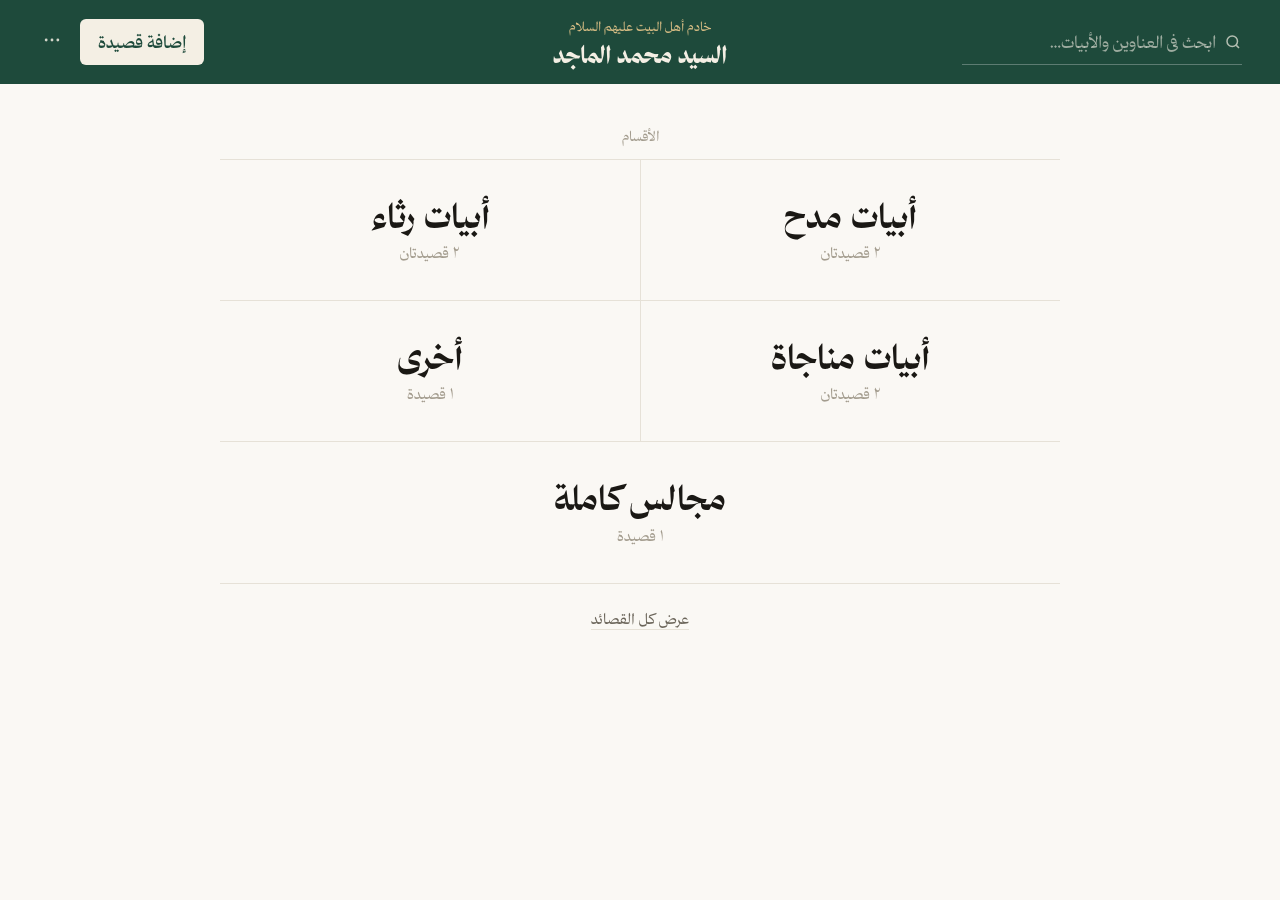
<file: majed-dashboard/index.html>
<!doctype html>
<html lang="ar" dir="rtl">
<head>
<meta charset="utf-8">
<meta name="viewport" content="width=device-width, initial-scale=1">
<title>ديوان السيد محمد الماجد</title>
<meta name="description" content="لوحة تصفّح وإدارة قصائد خادم أهل البيت السيد محمد الماجد: مدح، رثاء، مناجاة، ومجالس كاملة.">
<style>
@font-face{font-family:"Thmanyah Serif Text";src:url("fonts/thmanyah-serif-text-Regular.woff2") format("woff2");font-weight:400;font-display:swap}
@font-face{font-family:"Thmanyah Serif Text";src:url("fonts/thmanyah-serif-text-Medium.woff2") format("woff2");font-weight:500;font-display:swap}
@font-face{font-family:"Thmanyah Serif Text";src:url("fonts/thmanyah-serif-text-Bold.woff2") format("woff2");font-weight:700;font-display:swap}
@font-face{font-family:"Thmanyah Serif Display";src:url("fonts/thmanyah-serif-display-Medium.woff2") format("woff2");font-weight:500;font-display:swap}
@font-face{font-family:"Thmanyah Serif Display";src:url("fonts/thmanyah-serif-display-Bold.woff2") format("woff2");font-weight:700;font-display:swap}
@font-face{font-family:"Thmanyah Serif Display";src:url("fonts/thmanyah-serif-display-Black.woff2") format("woff2");font-weight:900;font-display:swap}

:root{
  --bg:#FAF8F4; --side:#F4F1EA; --line:#E6E1D7;
  --ink:#1A1814; --ink-2:#6B655A; --ink-3:#A39C8E;
  --accent:#1E4A3B; --gold:#8C6A2F; --danger:#A33A3A;
  --head:#1E4A3B; --head-ink:#F4EFE4; --head-gold:#D9BE85; --hh:84px;
  --serif:"Thmanyah Serif Text","Amiri","Noto Naskh Arabic",serif;
  --display:"Thmanyah Serif Display","Thmanyah Serif Text","Amiri",serif;
  color-scheme:light;
}
@media (prefers-color-scheme:dark){
  :root:not([data-theme="light"]){--bg:#121110;--side:#171614;--line:#2A2724;--ink:#ECE7DD;--ink-2:#A39C8E;--ink-3:#6B655A;--accent:#7FB89C;--gold:#C9A766;--danger:#E08585;--head:#173A2E;color-scheme:dark}
}
:root[data-theme="dark"]{--bg:#121110;--side:#171614;--line:#2A2724;--ink:#ECE7DD;--ink-2:#A39C8E;--ink-3:#6B655A;--accent:#7FB89C;--gold:#C9A766;--danger:#E08585;--head:#173A2E;color-scheme:dark}

*{box-sizing:border-box}
html,body{margin:0}
body{background:var(--bg);color:var(--ink);font-family:var(--serif);font-size:17px;line-height:1.75;-webkit-font-smoothing:antialiased}
button,input,select,textarea{font:inherit;color:inherit}
a{color:inherit;text-decoration:none}
.sr{position:absolute;width:1px;height:1px;overflow:hidden;clip:rect(0 0 0 0)}

.head{position:sticky;top:0;z-index:30;min-height:var(--hh);background:var(--head);color:var(--head-ink);display:grid;grid-template-columns:1fr auto 1fr;grid-template-areas:"s b e";align-items:center;gap:0 24px;padding:0 clamp(16px,3vw,40px)}
.head .brand{grid-area:b;text-align:center;min-width:0}
.head .search{grid-area:s;justify-self:start;width:100%;max-width:280px}
.head .search-toggle{grid-area:t;justify-self:start}
.h-end{grid-area:e;justify-self:end;display:flex;align-items:center;gap:14px}
.head .brand small{color:var(--head-gold)}
.app{display:block;min-height:calc(100vh - var(--hh))}
.scrim{display:none}
.side{position:sticky;top:var(--hh);height:calc(100vh - var(--hh));background:var(--side);border-inline-end:1px solid var(--line);padding:32px 22px;display:flex;flex-direction:column;gap:28px;overflow:auto}
.brand small{display:block;color:var(--gold);font-size:13px}
.brand h1{font-family:var(--display);font-weight:900;font-size:24px;line-height:1.25;margin:2px 0 0}
.nav{display:flex;flex-direction:column}
.nav a{display:flex;justify-content:space-between;gap:10px;padding:7px 0;color:var(--ink-2)}
.nav a:hover{color:var(--ink)}
.nav a[aria-current="page"]{color:var(--ink);font-weight:700}
.nav a[aria-current="page"] span:first-child::before{content:"";display:inline-block;width:5px;height:5px;border-radius:50%;background:var(--gold);margin-inline-end:8px;vertical-align:middle}
.nav a .n{font-size:14px;color:var(--ink-3);font-weight:400}
.nav .sep{height:1px;background:var(--line);margin:10px 0}
.side-foot{margin-top:auto;display:flex;flex-direction:column;gap:2px;font-size:14px}
.side-foot button{background:none;border:0;text-align:start;padding:4px 0;color:var(--ink-3);cursor:pointer}
.side-foot button:hover{color:var(--ink)}

main{max-width:920px;margin:0 auto;padding:40px clamp(16px,4vw,40px) 80px;min-width:0}
.more{position:relative}
.more-btn{background:none;border:0;cursor:pointer;color:var(--head-ink);padding:4px;line-height:0;opacity:.85}
.more-btn:hover{opacity:1}
.more-menu{position:absolute;inset-inline-end:0;top:calc(100% + 10px);background:var(--bg);color:var(--ink);border:1px solid var(--line);border-radius:6px;padding:6px 0;min-width:200px;z-index:50;display:none;box-shadow:0 8px 24px rgba(0,0,0,.12)}
.more-menu.on{display:block}
.more-menu button{display:block;width:100%;text-align:start;background:none;border:0;padding:8px 16px;cursor:pointer;font-size:15px;color:var(--ink-2)}
.more-menu button:hover{color:var(--ink);background:var(--side)}
/* home: sections only */
.home-label{color:var(--ink-3);font-size:14px;margin:0 0 10px;text-align:center}
#view{text-align:center}
.cats{list-style:none;margin:0;padding:0;border-top:1px solid var(--line);display:grid;grid-template-columns:1fr 1fr}
.cats li{border-bottom:1px solid var(--line)}
.cats li:nth-child(odd){border-inline-end:1px solid var(--line)}
.cats li:last-child:nth-child(odd){grid-column:1/-1;border-inline-end:0}
.cats a{display:flex;flex-direction:column;align-items:center;justify-content:center;gap:2px;padding:34px 10px;height:100%}
.cats .t{font-family:var(--display);font-weight:700;font-size:clamp(24px,4.5vw,34px);line-height:1.3;transition:color .15s}
.cats .n{color:var(--ink-3);font-size:15px;white-space:nowrap}
.cats .arr{display:none}
.cats a:hover .t{color:var(--accent)}
.all-link{display:inline-block;margin-top:22px;color:var(--ink-2);font-size:15px;text-decoration:underline;text-underline-offset:5px;text-decoration-color:var(--line)}
.all-link:hover{color:var(--ink)}
/* section page */
.crumb{display:table;margin-inline-end:auto;text-align:start;color:var(--ink-3);font-size:14px;margin-bottom:10px}
.crumb:hover{color:var(--ink)}
.page-title{font-family:var(--display);font-weight:900;font-size:clamp(30px,6vw,44px);line-height:1.25;margin:0 0 6px}
.top{display:flex;align-items:center;gap:16px;flex-wrap:wrap;margin-bottom:34px}
.top h2{font-family:var(--display);font-weight:900;font-size:32px;margin:0;flex:1 1 auto}
.search{position:relative}
.search input{width:100%;padding:8px 26px 8px 0;border:0;border-bottom:1px solid rgba(255,255,255,.28);background:none;outline:none;color:var(--head-ink)}
.search input::placeholder{color:rgba(244,239,228,.6)}
.search input:focus{border-color:var(--head-ink)}
.search svg{position:absolute;inset-inline-start:0;top:50%;transform:translateY(-50%);color:rgba(244,239,228,.7)}
.btn.add{background:var(--head-ink);color:var(--head)}
.add-ic{display:none;font-size:22px;line-height:1}
.icon-btn{display:none;background:none;border:0;cursor:pointer;color:var(--head-ink);padding:4px;line-height:0}
.back{display:none}
.btn{display:inline-flex;align-items:center;gap:6px;padding:8px 18px;border:0;background:var(--ink);color:var(--bg);cursor:pointer;font-weight:500;white-space:nowrap;border-radius:6px}
.btn:hover{opacity:.85}
.link{background:none;border:0;padding:0;cursor:pointer;color:var(--ink-2);text-decoration:underline;text-underline-offset:5px;text-decoration-color:var(--line)}
.link:hover{color:var(--ink);text-decoration-color:currentColor}
.link.danger{color:var(--danger)}
.menu-btn{display:none;background:none;border:0;font-size:22px;cursor:pointer;padding:0;color:var(--head-ink)}

.stats{display:grid;grid-template-columns:repeat(auto-fill,minmax(130px,1fr));gap:24px 20px;padding-bottom:30px;margin-bottom:34px;border-bottom:1px solid var(--line)}
.stat{display:block}
.stat .v{font-family:var(--display);font-weight:900;font-size:44px;line-height:1.1}
.stat .k{color:var(--ink-2);font-size:15px}
.stat:hover .k{color:var(--ink)}
.stat.total .v{color:var(--accent)}
.panels{display:grid;grid-template-columns:repeat(auto-fit,minmax(240px,1fr));gap:30px 44px;margin-bottom:44px}
.panel h3,.section-title{font-size:14px;font-weight:500;color:var(--ink-3);margin:0 0 12px}
.bar{display:grid;grid-template-columns:minmax(80px,auto) 1fr 24px;align-items:center;gap:12px;padding:4px 0;font-size:15px;cursor:pointer}
.bar:hover .lbl{color:var(--accent)}
.bar .track{height:2px;background:var(--line)}
.bar .fill{display:block;height:100%;background:var(--gold)}
.bar .num{text-align:end;color:var(--ink-3)}

.filters{display:flex;flex-direction:column;align-items:center;gap:10px;padding:20px 0 18px;margin-bottom:18px;border-bottom:1px solid var(--line);font-size:15px}
.fgroup{display:flex;flex-wrap:wrap;justify-content:center;align-items:baseline;gap:4px 14px}
.fgroup > span{color:var(--gold);font-weight:700;margin-inline-end:4px}
.chips{display:contents}
.chip{background:none;border:0;padding:0;cursor:pointer;color:var(--ink-3)}
.chip:hover{color:var(--ink)}
.chip[aria-pressed="true"]{color:var(--ink);text-decoration:underline;text-underline-offset:6px;text-decoration-color:var(--gold)}
.fgroup select{border:0;background:none;padding:0;color:var(--ink);cursor:pointer;max-width:220px}
.result-meta{color:var(--ink-3);font-size:14px;margin:0 0 6px}
.result-meta a{color:var(--ink-2);text-decoration:underline;text-underline-offset:4px}

.grid{display:grid;grid-template-columns:repeat(auto-fill,minmax(280px,1fr));gap:0 40px}
.card{padding:22px 0;border-top:1px solid var(--line);cursor:pointer;display:flex;flex-direction:column;align-items:center;gap:6px;text-align:center}
.card:focus-visible{outline:1px solid var(--ink);outline-offset:4px}
.card .sec{font-size:13px;color:var(--gold)}
.card h4{font-family:var(--display);font-weight:700;font-size:21px;line-height:1.4;margin:0;transition:color .15s}
.card:hover h4{color:var(--accent)}
.card .excerpt{color:var(--ink-2);font-size:16px;display:-webkit-box;-webkit-line-clamp:2;-webkit-box-orient:vertical;overflow:hidden}
.specs{display:flex;flex-wrap:wrap;justify-content:center;gap:2px 16px;font-size:13.5px;margin-top:2px}
.spec{color:var(--ink-2)}
.spec-k{color:var(--gold)}
.spec.m{color:var(--accent)}
.spec-v{background:none;border:0;padding:0;font:inherit;color:var(--ink-2);cursor:pointer;text-decoration:underline;text-decoration-color:var(--line);text-underline-offset:4px}
.spec-v:hover{color:var(--accent);text-decoration-color:currentColor}
.specs-r{font-size:14px;margin:0}
.chip .c{font-size:12px;color:var(--ink-3);opacity:.8}
.chip:disabled{opacity:.35;cursor:default}
.chip:disabled:hover{color:var(--ink-3)}
.active-f{color:var(--ink)}
.empty{padding:60px 0;text-align:center;color:var(--ink-3)}

dialog{border:0;padding:0;background:transparent;max-width:min(820px,calc(100vw - 24px));width:100%;max-height:calc(100vh - 24px)}
dialog::backdrop{background:rgba(15,12,8,.45)}
.sheet{text-align:start;background:var(--bg);color:var(--ink);border-radius:8px;overflow:auto;max-height:calc(100vh - 24px)}
.sheet-head{position:sticky;top:0;background:var(--bg);display:flex;align-items:flex-start;gap:12px;padding:26px 30px 16px;border-bottom:1px solid var(--line);z-index:1}
.sheet-head .t{flex:1}
.sheet-head h3{font-family:var(--display);font-weight:900;font-size:clamp(24px,4vw,32px);margin:0;line-height:1.35}
.sheet-head .sub{color:var(--ink-3);font-size:14px}
.x{border:0;background:none;cursor:pointer;font-size:26px;line-height:1;color:var(--ink-3);padding:0}
.x:hover{color:var(--ink)}
.sheet-head .x{order:-1}
@media (min-width:601px){.sheet-head .x{order:1}}
.sheet-body{padding:24px 30px 30px}
.meta-row{color:var(--ink-3);font-size:14px;margin-bottom:24px;display:flex;flex-wrap:wrap;align-items:center;justify-content:space-between;gap:10px 16px}
.fs{display:inline-flex;align-items:center;gap:2px;margin-inline-start:auto}
#reader .sheet-head .t{text-align:center}
#reader .meta-row{justify-content:center}
#reader .fs{margin-inline-start:0}
#reader .notes{text-align:center}
#reader .sheet-actions{justify-content:center}
.fs button{background:none;border:0;cursor:pointer;color:var(--ink-2);padding:2px 8px;line-height:1.2;font-family:var(--display)}
.fs button:hover{color:var(--ink)}
.fs button:disabled{color:var(--line);cursor:default}
.fs .s{font-size:15px}.fs .l{font-size:22px}
.fs .sep{width:1px;height:18px;background:var(--line)}

.poem{margin:8px 0 26px;font-size:calc(clamp(18px,2.4vw,21px) * var(--fs,1));line-height:2.15}
.poem .bayt{display:grid;grid-template-columns:1fr 1fr;gap:0 clamp(18px,5vw,56px);padding:3px 0}
.poem .bayt span{text-align:center}
.poem .line{text-align:center}
.poem .part{color:var(--gold);text-align:center;margin:24px 0 6px;font-size:.85em}
.poem .part:first-child{margin-top:0}
.notes{color:var(--ink-2);font-size:15px;margin-bottom:22px}
.media{display:flex;flex-direction:column;gap:18px}
.media h5{font-size:14px;font-weight:500;color:var(--ink-3);margin:0 0 6px}
.embed{position:relative;aspect-ratio:16/9;background:#000}
.embed iframe{position:absolute;inset:0;width:100%;height:100%;border:0}
.media audio,.media video{width:100%}
.sheet-actions{display:flex;gap:10px 24px;flex-wrap:wrap;align-items:center;border-top:1px solid var(--line);padding-top:18px;margin-top:26px;font-size:15px}

.form{display:grid;grid-template-columns:1fr 1fr;gap:22px 26px}
.form .full{grid-column:1/-1}
.field{display:flex;flex-direction:column;gap:4px}
.field > label,.field > .lab{font-size:14px;color:var(--ink-3)}
.field input,.field select,.field textarea{border:0;border-bottom:1px solid var(--line);background:none;padding:6px 0;outline:none;width:100%;border-radius:0}
.field input:focus,.field select:focus,.field textarea:focus{border-color:var(--ink)}
.field textarea{min-height:220px;line-height:2;resize:vertical;border:1px solid var(--line);padding:10px 12px}
.hint{font-size:13px;color:var(--ink-3)}
.chk{display:inline-flex;align-items:center;gap:8px;cursor:pointer;color:var(--ink-2)}
.chk input{accent-color:var(--accent);margin:0}
.persona-pick{display:flex;flex-wrap:wrap;gap:6px 18px;font-size:15px;padding:4px 0}
.persona-pick label{display:inline-flex;align-items:center;gap:6px;cursor:pointer;color:var(--ink-2)}
.persona-pick label:has(input:checked){color:var(--ink)}
.persona-pick input{accent-color:var(--accent);margin:0}
.media-rows{display:flex;flex-direction:column;gap:10px}
.media-row{display:grid;grid-template-columns:90px 1fr 1fr 24px;gap:14px;align-items:end}
.media-row select,.media-row input{border:0;border-bottom:1px solid var(--line);background:none;padding:6px 0;outline:none;min-width:0}
.media-row button{background:none;border:0;cursor:pointer;color:var(--ink-3);font-size:20px;padding:0}

.toast{position:fixed;bottom:22px;left:50%;transform:translateX(-50%);background:var(--ink);color:var(--bg);padding:8px 18px;border-radius:6px;font-size:15px;opacity:0;transition:opacity .25s;pointer-events:none;z-index:60}
.toast.on{opacity:1}

@media (max-width:860px){
  .app{grid-template-columns:1fr}
  .side{position:fixed;inset-block:0;inset-inline-start:0;width:270px;z-index:40;transform:translateX(100%);transition:transform .25s}
  .side.open{transform:none}
  .menu-btn{display:inline-block}
  .scrim{position:fixed;inset:0;background:rgba(0,0,0,.3);z-index:39}
  .scrim.on{display:block}
  .top h2{font-size:26px}
  .side{top:0;height:100vh}
  .head{--hh:58px;grid-template-areas:"t b e" "q q q";gap:0 10px;min-height:58px}
  .head .brand{line-height:1.3}
  .head .brand small{font-size:10.5px}
  .head .brand h1{font-size:17px;margin:0}
  .head .search{display:none}
  main{padding-top:26px}
  .cats a{padding:24px 6px}
  .cats .t{font-size:21px}
  .cats .n{font-size:13px}
  .head.searching .search{display:block;grid-area:q;max-width:none;padding-bottom:12px}
  .icon-btn{display:inline-block}
  .btn.add{padding:4px 12px}
  .add-ic{display:inline}
  .add-t{display:none}
  .search{flex:1 1 100%;order:3}
  .form{grid-template-columns:1fr}
  .media-row{grid-template-columns:1fr 24px}
  .media-row select,.media-row input{grid-column:1}
  .media-row button{grid-column:2;grid-row:1}
}
@media (max-width:600px){
  dialog{max-width:100vw;width:100vw;height:100%;max-height:100%;margin:0}
  .sheet{border-radius:0;height:100%;max-height:100%}
  .sheet-head{padding:14px 18px 12px;flex-direction:column;gap:8px}
  .sheet-head .t{width:100%}
  .x .xi{display:none}
  .x .back{display:inline-flex;align-items:center;gap:6px;font-size:16px;color:var(--ink-2)}
}
@media (max-width:520px){
  .poem{line-height:1.75}
  .poem .bayt{grid-template-columns:1fr;gap:4px;padding:12px 0}
  .poem .line{padding:6px 0}
  .sheet-head,.sheet-body{padding-inline:18px}
  main{padding-top:20px}
  .top{margin-bottom:16px}
  .top h2{font-size:20px}
  .stats{grid-template-columns:repeat(3,1fr);gap:14px 10px;padding-bottom:18px;margin-bottom:22px}
  .stat .v{font-size:24px;line-height:1.2}
  .stat .k{font-size:12px;line-height:1.5}
  .panels{gap:22px;margin-bottom:30px}
}
</style>
</head>
<body>
<header class="head">
  <a class="brand" href="#/">
    <small>خادم أهل البيت عليهم السلام</small>
    <h1>السيد محمد الماجد</h1>
  </a>
  <label class="search">
    <span class="sr">بحث</span>
    <input type="search" id="q" placeholder="ابحث في العناوين والأبيات…">
    <svg width="18" height="18" viewBox="0 0 24 24" fill="none" stroke="currentColor" stroke-width="2"><circle cx="11" cy="11" r="7"/><path d="m20 20-3.5-3.5"/></svg>
  </label>
  <button class="icon-btn search-toggle" id="searchToggle" aria-label="بحث" aria-expanded="false"><svg width="20" height="20" viewBox="0 0 24 24" fill="none" stroke="currentColor" stroke-width="2"><circle cx="11" cy="11" r="7"/><path d="m20 20-3.5-3.5"/></svg></button>
  <div class="h-end">
  <button class="btn add" id="addBtn" aria-label="إضافة قصيدة"><span class="add-ic">+</span><span class="add-t">إضافة قصيدة</span></button>
  <div class="more">
    <button class="more-btn" id="moreBtn" aria-label="المزيد" aria-expanded="false"><svg width="20" height="20" viewBox="0 0 24 24" fill="currentColor"><circle cx="5" cy="12" r="1.7"/><circle cx="12" cy="12" r="1.7"/><circle cx="19" cy="12" r="1.7"/></svg></button>
    <div class="more-menu" id="moreMenu">
      <button type="button" id="exportBtn">تصدير البيانات</button>
      <button type="button" id="importBtn">استيراد ملف</button>
      <button type="button" id="resetBtn">استعادة البيانات الأصلية</button>
      <button type="button" id="themeBtn">تبديل المظهر</button>
    </div>
    <input type="file" id="importFile" accept=".json,.js,application/json,text/javascript" hidden>
  </div>
  </div>
</header>
<div class="app">

  <main>
    <div id="view"></div>
  </main>
</div>

<dialog id="reader"><div class="sheet" id="readerSheet"></div></dialog>
<dialog id="editor"><div class="sheet" id="editorSheet"></div></dialog>
<div class="toast" id="toast" role="status"></div>

<script src="data.js"></script>
<script>
(() => {
"use strict";

/* ===== taxonomy ===== */
const SECTIONS = [
  { id: "madh",    label: "أبيات مدح" },
  { id: "ritha",   label: "أبيات رثاء" },
  { id: "munajat", label: "أبيات مناجاة" },
  { id: "other",   label: "أخرى" },
  { id: "majlis",  label: "مجالس كاملة" }
];
const DIALECTS = [
  { id: "fusha",  label: "فصيح" },
  { id: "shaabi", label: "شعبي" }
];
const FORMS = [
  { id: "amudi",   label: "عمودي" },
  { id: "majarid", label: "مجاريد" },
  { id: "faizi",   label: "فايزي" },
  { id: "hur",     label: "حر" },
  { id: "abudhiya", label: "أبوذية" },
  { id: "zamina",   label: "زمينة" },
  { id: "other",   label: "أخرى" }
];
const PERSONAS = [
  "الرسول الأعظم (ص)", "الإمام علي (ع)", "السيدة فاطمة الزهراء (ع)", "الإمام الحسن (ع)",
  "الإمام الحسين (ع)", "الإمام زين العابدين (ع)", "الإمام الباقر (ع)", "الإمام الصادق (ع)",
  "الإمام الكاظم (ع)", "الإمام الرضا (ع)", "الإمام الجواد (ع)", "الإمام الهادي (ع)",
  "الإمام العسكري (ع)", "الإمام المهدي (عج)", "أبو الفضل العباس (ع)", "السيدة زينب (ع)",
  "علي الأكبر (ع)", "القاسم بن الحسن (ع)", "السيدة رقية (ع)", "أم البنين (ع)",
  "مسلم بن عقيل (ع)", "عامة"
];
const num = n => Number(n).toLocaleString("ar-EG");
const label = (list, id) => (list.find(x => x.id === id) || {}).label || id || "";

/* ===== storage ===== */
const KEY = "majed-diwan-v1";
const store = {
  get(k){ try { return localStorage.getItem(k); } catch { return null; } },
  set(k,v){ try { localStorage.setItem(k,v); return true; } catch { return false; } },
  del(k){ try { localStorage.removeItem(k); } catch {} }
};
const seed = () => JSON.parse(JSON.stringify(window.POEMS_SEED || []));
let poems;
try { poems = JSON.parse(store.get(KEY)) || seed(); } catch { poems = seed(); }
// poems added to data.js later still appear for viewers who have a saved copy (unless they deleted them)
let deletedIds = []; try { deletedIds = JSON.parse(store.get(KEY + "-deleted")) || []; } catch {}
const removedSeed = window.POEMS_REMOVED || [];
poems = poems.filter(p => !removedSeed.includes(p.id));
seed().forEach(sp => {
  const i = poems.findIndex(p => p.id === sp.id);
  if (i < 0) { if (!deletedIds.includes(sp.id)) poems.push(sp); }
  else if (!poems[i].edited && (sp.v || 0) > (poems[i].v || 0)) poems[i] = sp;
});
const save = () => { if (!store.set(KEY, JSON.stringify(poems))) toast("تعذّر الحفظ في المتصفح — صدّر البيانات لحفظها"); };

/* ===== state ===== */
const state = { view: "home", q: "", dialect: "", form: "", persona: "", hasMedia: false };

/* ===== helpers ===== */
const $ = s => document.querySelector(s);
const esc = s => String(s ?? "").replace(/[&<>"']/g, c => ({ "&":"&amp;","<":"&lt;",">":"&gt;",'"':"&quot;","'":"&#39;" }[c]));
const norm = s => String(s || "").replace(/[ً-ْـ]/g, "").replace(/[أإآ]/g, "ا").replace(/ة/g, "ه").replace(/ى/g, "ي").toLowerCase();
const mediaOf = p => (p.media || []).filter(m => m && m.url && m.url.trim());
const allPersonas = () => {
  const s = new Set(PERSONAS);
  poems.forEach(p => (p.persona || []).forEach(x => s.add(x)));
  return [...s];
};
function toast(msg){
  const t = $("#toast"); t.textContent = msg; t.classList.add("on");
  clearTimeout(toast._t); toast._t = setTimeout(() => t.classList.remove("on"), 2400);
}

/* ===== filtering ===== */
function matches(p, skip){
  if (state.view !== "home" && state.view !== "all" && p.section !== state.view) return false;
  if (skip !== "dialect" && state.dialect && p.dialect !== state.dialect) return false;
  if (skip !== "form" && state.form && p.form !== state.form) return false;
  if (skip !== "persona" && state.persona && !(p.persona || []).includes(state.persona)) return false;
  if (skip !== "hasMedia" && state.hasMedia && !mediaOf(p).length) return false;
  const q = norm(state.q.trim());
  if (q && !norm([p.title, p.verses, p.occasion, (p.persona||[]).join(" ")].join(" ")).includes(q)) return false;
  return true;
}
function filtered(){ return poems.filter(p => matches(p)); }


/* ===== views ===== */
function excerpt(p){
  const lines = String(p.verses || "").split("\n").map(l => l.trim()).filter(l => l && !/^—.*—$/.test(l));
  return lines.slice(0, 2).map(l => esc(l.replace(/\s*\|\s*/, "  ·  "))).join("<br>");
}
function specs(p, cls){
  const v = (f, id, text) => `<button class="spec-v" data-f="${f}" data-v="${esc(id)}" title="عرض كل ما يطابق">${esc(text)}</button>`;
  const rows = [];
  if (p.dialect) rows.push(`<span class="spec"><span class="spec-k">اللهجة</span> ${v("dialect", p.dialect, label(DIALECTS, p.dialect))}</span>`);
  if ((p.persona || []).length) rows.push(`<span class="spec"><span class="spec-k">الشخصية</span> ${p.persona.map(x => v("persona", x, x)).join("، ")}</span>`);
  if (p.form) rows.push(`<span class="spec"><span class="spec-k">النوع</span> ${v("form", p.form, label(FORMS, p.form))}</span>`);
  if (mediaOf(p).length) rows.push(`<span class="spec m">فيه إلقاء ▸</span>`);
  return rows.length ? `<div class="${cls}">${rows.join("")}</div>` : "";
}
function card(p){
  return `<article class="card" tabindex="0" data-id="${esc(p.id)}">
    <div class="sec">${[state.view === p.section ? "" : label(SECTIONS, p.section), p.occasion].filter(Boolean).map(esc).join(" · ")}</div>
    <h4>${esc(p.title)}</h4>
    <div class="excerpt">${excerpt(p)}</div>
    ${specs(p, "specs")}
  </article>`;
}
function chips(name, list){
  const base = poems.filter(p => matches(p, name));
  const cnt = id => base.filter(p => name === "persona" ? (p.persona || []).includes(id) : p[name] === id).length;
  return `<div class="chips">` +
    `<button class="chip" data-f="${name}" data-v="" aria-pressed="${!state[name]}">الكل</button>` +
    list.map(x => { const n = cnt(x.id); const on = state[name] === x.id;
      return `<button class="chip" data-f="${name}" data-v="${esc(x.id)}" aria-pressed="${on}" ${!n && !on ? "disabled" : ""}>${esc(x.label)}${n ? ` <span class="c">${num(n)}</span>` : ""}</button>`; }).join("") +
    `</div>`;
}
function scope(){
  return poems.filter(p => state.view === "home" || state.view === "all" || p.section === state.view);
}
function filtersBar(){
  const pool = scope();
  const has = (key, id) => pool.some(p => p[key] === id);
  const dialects = DIALECTS.filter(x => has("dialect", x.id));
  const forms = FORMS.filter(x => has("form", x.id));
  const used = new Set(pool.flatMap(p => p.persona || []));
  const personas = allPersonas().filter(x => used.has(x)).map(x => ({ id: x, label: x }));
  const withMedia = pool.some(p => mediaOf(p).length);
  const rows = [];
  if (dialects.length) rows.push(`<div class="fgroup"><span>اللهجة</span>${chips("dialect", dialects)}</div>`);
  if (personas.length) rows.push(`<div class="fgroup"><span>الشخصية</span>${chips("persona", personas)}</div>`);
  if (forms.length) rows.push(`<div class="fgroup"><span>النوع</span>${chips("form", forms)}</div>`);
  if (withMedia) rows.push(`<div class="fgroup"><span>الإلقاء</span><button class="chip" id="mediaChip" aria-pressed="${state.hasMedia}">فيه تسجيل فقط</button></div>`);
  return rows.length ? `<div class="filters">${rows.join("")}</div>` : "";
}
function activeSummary(){
  const bits = [state.dialect && label(DIALECTS, state.dialect), state.persona, state.form && label(FORMS, state.form), state.hasMedia && "فيه إلقاء"].filter(Boolean);
  return bits.length ? `<span class="active-f">${bits.map(esc).join(" + ")}</span> · ` : "";
}
function listView(){
  const items = filtered();
  const total = scope().length;
  const active = state.dialect || state.form || state.persona || state.hasMedia || state.q;
  const title = state.q && state.view === "home" ? "نتائج البحث" : state.view === "all" || state.view === "home" ? "كل القصائد" : label(SECTIONS, state.view);
  const count = n => `${num(n)} ${n === 1 ? "قصيدة" : "قصائد"}`;
  return `<a class="crumb" href="#/">→ الأقسام</a>
    <h2 class="page-title">${esc(title)}</h2>
    ${total && !state.q ? filtersBar() : ""}
    <div class="result-meta">${active ? `${activeSummary()}${count(items.length)} من ${num(total)} · <a href="#" id="clearF">مسح التصفية</a>` : count(items.length)}</div>` +
    (items.length
      ? `<div class="grid">${items.map(card).join("")}</div>`
      : `<div class="empty">${total ? "لا توجد قصائد مطابقة." : "لا توجد قصائد في هذا القسم بعد."}<br><button class="link" data-add>أضف قصيدة</button></div>`);
}
function homeView(){
  if (state.q) return listView();
  return `<p class="home-label">الأقسام</p>
    <ul class="cats">
      ${SECTIONS.map(s => {
        const n = poems.filter(p => p.section === s.id).length;
        return `<li><a href="#/${s.id}"><span class="t">${s.label}</span><span class="n">${n ? num(n) + (n === 1 ? " قصيدة" : n === 2 ? " قصيدتان" : n <= 10 ? " قصائد" : " قصيدة") : "—"}</span><span class="arr">←</span></a></li>`;
      }).join("")}
    </ul>
    <a class="all-link" href="#/all">عرض كل القصائد</a>`;
}

function render(){
  const title = state.view === "home" ? (state.q ? "نتائج البحث" : "")
              : state.view === "all" ? "كل القصائد" : label(SECTIONS, state.view);
  document.title = (title ? title + " · " : "") + "ديوان السيد محمد الماجد";
  $("#view").innerHTML = state.view === "home" ? homeView() : listView();
}

/* ===== reader ===== */
/* ===== kashida: stretch shorter lines with tatweel so all lines match the longest ===== */
const TATWEEL = "ـ";
const RIGHT_ONLY = "اأإآٱدذرزژوؤة";
const ALEFS = "اأإآٱ";
const isLetter = c => /[ؠ-يٮ-ۓۺ-ۼ]/.test(c) && c !== "ء";
const isMark = c => /[ً-ٰٟۖ-ۭ]/.test(c);
function joints(word){
  const out = [];
  for (let i = 0; i < word.length; i++) {
    const c = word[i];
    if (!isLetter(c) || RIGHT_ONLY.includes(c)) continue;
    let j = i + 1; while (j < word.length && isMark(word[j])) j++;
    const n = word[j];
    if (!n || !isLetter(n)) continue;
    if (c === "ل" && ALEFS.includes(n)) continue;
    out.push(j);
  }
  return out;
}
let measureCtx;
function textWidth(t){
  measureCtx = measureCtx || document.createElement("canvas").getContext("2d");
  measureCtx.font = '400 48px "Thmanyah Serif Text", serif';
  return measureCtx.measureText(t).width;
}
function stretch(line, target){
  const words = line.split(" ");
  const best = words.map(w => { const j = joints(w); return j.length ? j[j.length - 1] : -1; });
  const counts = words.map(() => 0);
  const build = () => words.map((w, i) => counts[i] ? w.slice(0, best[i]) + TATWEEL.repeat(counts[i]) + w.slice(best[i]) : w).join(" ");
  if (!best.some(b => b >= 0)) return line;
  const tw = textWidth(TATWEEL) || 1;
  let out = line, guard = 0;
  while (textWidth(out) + tw / 2 < target && guard++ < 300) {
    let k = -1;
    best.forEach((b, i) => { if (b >= 0 && (k < 0 || counts[i] < counts[k])) k = i; });
    counts[k]++; out = build();
  }
  return out;
}
const kashidaCache = new Map();
function kashidaText(text){
  const key = String(text || "");
  if (kashidaCache.has(key)) return kashidaCache.get(key);
  const rows = key.split("\n").map(r => r.trim());
  const halves = [], lines = [];
  rows.forEach(l => {
    if (!l || /^—.*—$/.test(l)) return;
    if (l.includes("|")) { const [a, ...b] = l.split("|"); halves.push(a.trim(), b.join("|").trim()); }
    else lines.push(l);
  });
  // half-lines and full lines are equalized separately
  const tHalf = Math.max(0, ...halves.map(textWidth));
  const tLine = Math.max(0, ...lines.map(textWidth));
  const out = rows.map(l => {
    if (!l || /^—.*—$/.test(l)) return l;
    if (l.includes("|")) { const [a, ...b] = l.split("|"); return stretch(a.trim(), tHalf) + " | " + stretch(b.join("|").trim(), tHalf); }
    return stretch(l, tLine);
  }).join("\n");
  kashidaCache.set(key, out);
  return out;
}
const versesOf = p => p.kashida ? kashidaText(p.verses) : p.verses;

function poemHTML(text){
  return String(text || "").split("\n").map(raw => {
    const l = raw.trim();
    if (!l) return "";
    if (/^—.*—$/.test(l)) return `<div class="part">${esc(l.replace(/^—\s*|\s*—$/g, ""))}</div>`;
    if (l.includes("|")) {
      const [a, ...b] = l.split("|");
      return `<div class="bayt"><span>${esc(a.trim())}</span><span>${esc(b.join("|").trim())}</span></div>`;
    }
    return `<div class="line">${esc(l)}</div>`;
  }).join("");
}
function ytId(url){
  const m = String(url).match(/(?:youtu\.be\/|youtube\.com\/(?:watch\?(?:.*&)?v=|shorts\/|embed\/|live\/))([\w-]{11})/);
  return m ? m[1] : null;
}
function mediaHTML(m){
  const url = m.url.trim(), lab = esc(m.label || (m.type === "audio" ? "تسجيل صوتي" : "تسجيل مرئي"));
  const id = ytId(url);
  if (id) return `<div><h5>${lab}</h5><div class="embed"><iframe src="https://www.youtube-nocookie.com/embed/${id}" title="${lab}" allow="accelerometer; encrypted-media; picture-in-picture" allowfullscreen loading="lazy"></iframe></div></div>`;
  if (/\.(mp3|m4a|ogg|wav|aac)(\?|$)/i.test(url)) return `<div><h5>${lab}</h5><audio controls preload="none" src="${esc(url)}"></audio></div>`;
  if (/\.(mp4|webm)(\?|$)/i.test(url)) return `<div><h5>${lab}</h5><video controls preload="none" src="${esc(url)}"></video></div>`;
  if (/^https?:\/\//i.test(url)) return `<div><a class="link" href="${esc(url)}" target="_blank" rel="noopener">${lab} ↗</a></div>`;
  return "";
}
function openReader(id){
  const p = poems.find(x => x.id === id); if (!p) return;
  const m = mediaOf(p);
  $("#readerSheet").innerHTML = `
    <div class="sheet-head">
      <div class="t"><div class="sub">${esc(label(SECTIONS, p.section))}${p.occasion ? " · " + esc(p.occasion) : ""}${p.year ? " · " + esc(p.year) : ""}</div><h3>${esc(p.title)}</h3></div>
      <button class="x" data-close aria-label="رجوع"><span class="xi">×</span><span class="back">→ رجوع</span></button>
    </div>
    <div class="sheet-body">
      <div class="meta-row">${specs(p, "specs specs-r")}
        <span class="fs" role="group" aria-label="حجم الخط"><button class="s" data-fs="-1" aria-label="تصغير الخط">أ−</button><span class="sep"></span><button class="l" data-fs="1" aria-label="تكبير الخط">أ+</button></span></div>
      <div class="poem">${poemHTML(versesOf(p))}</div>
      ${p.notes ? `<div class="notes">${esc(p.notes)}</div>` : ""}
      ${m.length ? `<div class="media">${m.map(mediaHTML).join("")}</div>` : ""}
      <div class="sheet-actions">
        <button class="btn" data-pdf="${esc(p.id)}">تنزيل PDF</button>
        <button class="btn" data-docx="${esc(p.id)}">تنزيل Word</button>
        <button class="link" data-edit="${esc(p.id)}">تعديل</button>
        <button class="link" data-copy="${esc(p.id)}">نسخ النص</button>
        <button class="link danger" data-del="${esc(p.id)}">حذف</button>
      </div>
    </div>`;
  showDialog($("#reader")); updateFsButtons();
  if (p.kashida && !document.fonts.check('16px "Thmanyah Serif Text"')) {
    document.fonts.load('16px "Thmanyah Serif Text"').then(() => {
      kashidaCache.clear(); const el = $("#reader .poem"); if (el) el.innerHTML = poemHTML(versesOf(p));
    });
  }
}

/* ===== editor ===== */
function mediaRow(m = { type: "video", url: "", label: "" }){
  return `<div class="media-row">
    <select name="mtype"><option value="video" ${m.type === "video" ? "selected" : ""}>مرئي</option><option value="audio" ${m.type === "audio" ? "selected" : ""}>صوتي</option></select>
    <input name="murl" type="url" dir="ltr" placeholder="https://…" value="${esc(m.url)}">
    <input name="mlabel" placeholder="وصف (اختياري)" value="${esc(m.label)}">
    <button type="button" data-rmrow aria-label="حذف الرابط">×</button>
  </div>`;
}
function openEditor(id){
  const p = poems.find(x => x.id === id) || {
    id: "", title: "", section: SECTIONS.some(s => s.id === state.view) ? state.view : "madh",
    dialect: "", persona: [], form: "", occasion: "", year: "", verses: "", media: [], notes: ""
  };
  const opts = (list, v) => list.map(x => `<option value="${x.id}" ${x.id === v ? "selected" : ""}>${x.label}</option>`).join("");
  $("#editorSheet").innerHTML = `
    <div class="sheet-head"><div class="t"><h3>${p.id ? "تعديل قصيدة" : "إضافة قصيدة"}</h3></div><button class="x" data-close aria-label="رجوع"><span class="xi">×</span><span class="back">→ رجوع</span></button></div>
    <form class="sheet-body form" id="poemForm" data-id="${esc(p.id)}">
      <div class="field full"><label for="f-title">العنوان</label><input id="f-title" name="title" required value="${esc(p.title)}"></div>
      <div class="field"><label for="f-section">القسم</label><select id="f-section" name="section">${opts(SECTIONS, p.section)}</select></div>
      <div class="field"><label for="f-dialect">اللهجة <span class="hint">(اختياري)</span></label><select id="f-dialect" name="dialect"><option value="">بدون</option>${opts(DIALECTS, p.dialect)}</select></div>
      <div class="field"><label for="f-form">النوع <span class="hint">(اختياري)</span></label><select id="f-form" name="form"><option value="">بدون</option>${opts(FORMS, p.form)}</select></div>
      <div class="field"><label for="f-occ">المناسبة <span class="hint">(اختياري)</span></label><input id="f-occ" name="occasion" value="${esc(p.occasion)}"></div>
      <div class="field full"><span class="lab">الشخصية <span class="hint">(اختياري — اختر واحدة أو أكثر، أو اتركها)</span></span>
        <div class="persona-pick">${allPersonas().map(x => `<label><input type="checkbox" name="persona" value="${esc(x)}" ${(p.persona || []).includes(x) ? "checked" : ""}>${esc(x)}</label>`).join("")}</div>
        <input name="personaExtra" placeholder="شخصية أخرى غير موجودة؟ اكتبها هنا (افصل بفاصلة)">
      </div>
      <div class="field full"><label for="f-verses">الأبيات</label>
        <textarea id="f-verses" name="verses" required>${esc(p.verses)}</textarea>
        <span class="hint">كل بيت في سطر. افصل بين الشطرين بالرمز | — ولعناوين أجزاء المجلس اكتب السطر هكذا: — المقدمة —</span>
      </div>
      <div class="field full"><span class="lab">روابط الإلقاء <span class="hint">(اختياري)</span></span>
        <div class="media-rows" id="mediaRows">${(p.media && p.media.length ? p.media : [undefined]).map(mediaRow).join("")}</div>
        <div><button type="button" class="link" id="addRow" style="font-size:14px">رابط آخر</button></div>
        <span class="hint">روابط يوتيوب تُعرض داخل الصفحة، وروابط ملفات الصوت (mp3) تُشغَّل مباشرة، وغيرها يظهر كزر.</span>
      </div>
      <div class="field"><label for="f-year">السنة</label><input id="f-year" name="year" value="${esc(p.year)}"></div>
      <div class="field"><label for="f-notes">ملاحظات</label><input id="f-notes" name="notes" value="${esc(p.notes)}"></div>
      <div class="field full"><label class="chk"><input type="checkbox" name="kashida" ${p.kashida ? "checked" : ""}> تساوي طول الأسطر بالكشيدة (ـ)</label><span class="hint">يمدّ الأسطر القصيرة تلقائياً لتصير بطول أطول سطر، بدون تغيير النص المحفوظ.</span></div>
      <div class="full sheet-actions" style="margin-top:4px">
        <button class="btn" type="submit">حفظ</button>
        <button class="link" type="button" data-close>إلغاء</button>
      </div>
    </form>`;
  showDialog($("#editor"));
}
function submitForm(form){
  const fd = new FormData(form);
  const persona = [...fd.getAll("persona"), ...String(fd.get("personaExtra") || "").split(/[,،]/).map(s => s.trim()).filter(Boolean)];
  const types = fd.getAll("mtype"), urls = fd.getAll("murl"), labels = fd.getAll("mlabel");
  const media = urls.map((u, i) => ({ type: types[i], url: String(u).trim(), label: String(labels[i]).trim() })).filter(m => m.url);
  const data = {
    title: String(fd.get("title")).trim(), section: fd.get("section"), dialect: fd.get("dialect") || "", form: fd.get("form") || "",
    occasion: String(fd.get("occasion")).trim(), year: String(fd.get("year")).trim(), notes: String(fd.get("notes")).trim(),
    verses: String(fd.get("verses")).replace(/\r/g, "").trim(), persona: [...new Set(persona)], media,
    kashida: fd.get("kashida") === "on", edited: true
  };
  const id = form.dataset.id;
  if (id) Object.assign(poems.find(p => p.id === id), data);
  else poems.push({ id: "p" + Date.now().toString(36), ...data });
  save(); $("#editor").close(); render(); toast("تم الحفظ");
}

/* ===== dialogs ===== */
function showDialog(d){
  d.showModal(); d.querySelector(".sheet").scrollTop = 0;
  try { if (history.state && history.state.dlg) history.replaceState({ dlg: d.id }, ""); else history.pushState({ dlg: d.id }, ""); } catch {}
}
let skipBack = false;
document.querySelectorAll("dialog").forEach(d => d.addEventListener("close", () => {
  if (skipBack) { skipBack = false; return; }
  try { if (history.state && history.state.dlg === d.id) history.back(); } catch {}
}));
addEventListener("popstate", () => document.querySelectorAll("dialog[open]").forEach(d => d.close()));
document.querySelectorAll("dialog").forEach(d => d.addEventListener("click", e => {
  if (e.target === d || e.target.closest("[data-close]")) d.close();
}));

/* ===== import / export ===== */
let downloadsApi = null;
if (window.claude && typeof window.claude.use === "function") {
  window.claude.use("downloads").then(d => { downloadsApi = d; }).catch(() => {});
}
async function exportData(){
  if (downloadsApi) {
    try {
      await downloadsApi.save({ filename: "diwan-almajed.json", data: JSON.stringify(poems, null, 2) });
      toast("تم حفظ الملف — افتحه لاحقاً من «استيراد ملف»");
    } catch (e) {
      if (e && e.code !== "declined") toast("تعذّر حفظ الملف هنا");
    }
    return;
  }
  const body = "/* بيانات ديوان السيد محمد الماجد — صُدّرت في " + new Date().toLocaleDateString("ar") + " */\nwindow.POEMS_SEED = " + JSON.stringify(poems, null, 2) + ";\n";
  const a = document.createElement("a");
  a.href = URL.createObjectURL(new Blob([body], { type: "text/javascript" }));
  a.download = "data.js"; a.click(); URL.revokeObjectURL(a.href);
  toast("تم تنزيل data.js — استبدل به الملف في مجلد الموقع");
}
function importData(text){
  try {
    const start = text.indexOf("["), end = text.lastIndexOf("]");
    const arr = JSON.parse(text.slice(start, end + 1));
    if (!Array.isArray(arr)) throw 0;
    poems = arr; save(); render(); toast(`تم استيراد ${num(arr.length)} قصيدة`);
  } catch { toast("تعذّرت قراءة الملف — استخدم ملفاً صدّرته من الموقع"); }
}

/* ===== PDF / Word ===== */
const LIBS = {
  jspdf: "https://cdnjs.cloudflare.com/ajax/libs/jspdf/2.5.1/jspdf.umd.min.js",
  h2i:   "https://cdn.jsdelivr.net/npm/html-to-image@1.11.11/dist/html-to-image.js",
  docx:  "https://cdn.jsdelivr.net/npm/docx@8.5.0/build/index.umd.js"
};
const loaded = {};
const loadScript = src => loaded[src] || (loaded[src] = new Promise((res, rej) => {
  const el = document.createElement("script"); el.src = src; el.onload = res;
  el.onerror = () => { delete loaded[src]; rej(new Error("load")); };
  document.head.appendChild(el);
}));
const POET = "السيد محمد الماجد";
const fileName = (p, ext) => (String(p.title || "قصيدة").replace(/[\\/:*?"<>|]+/g, "").trim().slice(0, 80) || "قصيدة") + "." + ext;
const metaText = p => [label(SECTIONS, p.section), p.occasion, ...(p.persona || []), label(DIALECTS, p.dialect), label(FORMS, p.form)].filter(Boolean).join("  ·  ");
const parseLines = text => String(text || "").split("\n").map(l => l.trim()).filter(Boolean).map(l =>
  /^—.*—$/.test(l) ? { k: "part", t: l.replace(/^—\s*|\s*—$/g, "") }
  : l.includes("|") ? { k: "bayt", a: l.split("|")[0].trim(), b: l.split("|").slice(1).join("|").trim() }
  : { k: "line", t: l });

async function saveBlob(blob, name){
  if (downloadsApi) {
    try { await downloadsApi.save({ filename: name, data: blob }); toast("تم التنزيل"); }
    catch (e) { if (e && e.code !== "declined") toast("تعذّر التنزيل هنا"); }
    return;
  }
  const a = document.createElement("a");
  a.href = URL.createObjectURL(blob); a.download = name; a.style.display = "none";
  document.body.appendChild(a); a.click(); a.remove();
  setTimeout(() => URL.revokeObjectURL(a.href), 4000);
}

async function buildPdf(p){
  await Promise.all([loadScript(LIBS.jspdf), loadScript(LIBS.h2i)]);
  await document.fonts.ready;
  const W = 794, H = 1123, PX = 80, PT = 84, PB = 96;
  const host = document.createElement("div");
  host.style.cssText = "position:fixed;top:0;left:-20000px;pointer-events:none";
  document.body.appendChild(host);
  const pageCss = `width:${W}px;height:${H}px;background:#fff;color:#1A1814;direction:rtl;font-family:${getComputedStyle(document.body).fontFamily};position:relative;overflow:hidden;padding:${PT}px ${PX}px ${PB}px;box-sizing:border-box`;
  const pages = [];
  const newPage = () => {
    const pg = document.createElement("div"); pg.style.cssText = pageCss;
    const body = document.createElement("div"); pg.appendChild(body);
    const foot = document.createElement("div");
    foot.style.cssText = "position:absolute;bottom:44px;left:0;right:0;text-align:center;font-size:12px;color:#A39C8E";
    pg.appendChild(foot); host.appendChild(pg); pages.push({ pg, body, foot }); return body;
  };
  const room = H - PT - PB;
  let body = newPage();
  const add = html => {
    const el = document.createElement("div"); el.innerHTML = html; const node = el.firstElementChild;
    body.appendChild(node);
    if (body.scrollHeight > room && body.children.length > 1) { node.remove(); body = newPage(); body.appendChild(node); }
  };
  add(`<div style="text-align:center;padding-bottom:30px">
    <div style="font-size:14px;color:#8C6A2F">خادم أهل البيت عليهم السلام · ${esc(POET)}</div>
    <div style="font-family:var(--display);font-weight:900;font-size:40px;line-height:1.3;margin:12px 0 10px">${esc(p.title)}</div>
    <div style="font-size:13px;color:#8A8376">${esc(metaText(p))}</div>
    <div style="color:#B5AE9F;letter-spacing:.6em;margin-top:22px">✦ ✦ ✦</div></div>`);
  parseLines(versesOf(p)).forEach(l => {
    if (l.k === "part") add(`<div style="text-align:center;color:#8C6A2F;font-size:16px;padding:22px 0 6px">${esc(l.t)}</div>`);
    else if (l.k === "bayt") add(`<div style="display:grid;grid-template-columns:1fr 1fr;gap:0 48px;font-size:19px;line-height:2.2"><span style="text-align:center">${esc(l.a)}</span><span style="text-align:center">${esc(l.b)}</span></div>`);
    else add(`<div style="text-align:center;font-size:19px;line-height:2.2">${esc(l.t)}</div>`);
  });
  if (p.notes) add(`<div style="text-align:center;font-size:13px;color:#6B655A;padding-top:28px">${esc(p.notes)}</div>`);
  const links = mediaOf(p);
  if (links.length) add(`<div style="text-align:center;font-size:12px;color:#6B655A;padding-top:22px;direction:ltr">${links.map(m => esc(m.url)).join("<br>")}</div>`);
  pages.forEach((x, i) => { x.foot.textContent = pages.length > 1 ? `${POET}  ·  ${num(i + 1)} / ${num(pages.length)}` : POET; });
  try {
    const pdf = new window.jspdf.jsPDF({ unit: "mm", format: "a4" });
    for (let i = 0; i < pages.length; i++) {
      const png = await window.htmlToImage.toPng(pages[i].pg, { pixelRatio: 2, backgroundColor: "#ffffff", width: W, height: H });
      if (i) pdf.addPage();
      pdf.addImage(png, "PNG", 0, 0, 210, 297, undefined, "FAST");
    }
    pdf.setProperties({ title: p.title, author: POET });
    return pdf.output("blob");
  } finally { host.remove(); }
}

async function buildDocx(p){
  await loadScript(LIBS.docx);
  const D = window.docx;
  const F = "Thmanyah Serif Text";
  const font = { ascii: F, cs: F, hAnsi: F, eastAsia: F };
  const run = (text, o = {}) => new D.TextRun({ text, font, rightToLeft: true, size: o.size || 28, sizeComplexScript: o.size || 28,
    bold: !!o.bold, boldComplexScript: !!o.bold, color: o.color });
  const para = (runs, o = {}) => new D.Paragraph({ children: [].concat(runs), bidirectional: true,
    alignment: o.align || D.AlignmentType.CENTER, spacing: { before: o.before || 0, after: o.after ?? 120, line: o.line || 360 } });
  const none = { style: D.BorderStyle.NONE, size: 0, color: "FFFFFF" };
  const borders = { top: none, bottom: none, left: none, right: none, insideHorizontal: none, insideVertical: none };
  const kids = [
    para(run("خادم أهل البيت عليهم السلام · " + POET, { size: 20, color: "8C6A2F" })),
    para(run(p.title, { size: 48, bold: true }), { after: 80 }),
    para(run(metaText(p), { size: 18, color: "8A8376" }), { after: 200 }),
    para(run("✦ ✦ ✦", { size: 20, color: "B5AE9F" }), { after: 360 })
  ];
  parseLines(versesOf(p)).forEach(l => {
    if (l.k === "part") kids.push(para(run(l.t, { size: 24, color: "8C6A2F", bold: true }), { before: 240, after: 120 }));
    else if (l.k === "bayt") kids.push(new D.Table({
      visuallyRightToLeft: true, borders, width: { size: 100, type: D.WidthType.PERCENTAGE },
      rows: [new D.TableRow({ cantSplit: true, children: [l.a, l.b].map(t => new D.TableCell({
        borders, width: { size: 50, type: D.WidthType.PERCENTAGE },
        children: [para(run(t), { after: 60 })] })) })]
    }));
    else kids.push(para(run(l.t)));
  });
  if (p.notes) kids.push(para(run(p.notes, { size: 20, color: "6B655A" }), { before: 400 }));
  mediaOf(p).forEach(m => kids.push(new D.Paragraph({ alignment: D.AlignmentType.CENTER,
    children: [new D.ExternalHyperlink({ link: m.url, children: [new D.TextRun({ text: (m.label || "رابط الإلقاء") + ": " + m.url, style: "Hyperlink", size: 18, font })] })] })));
  const doc = new D.Document({
    creator: POET, title: p.title,
    sections: [{ properties: { page: { margin: { top: 1300, bottom: 1300, left: 1300, right: 1300 } } }, children: kids }]
  });
  return D.Packer.toBlob(doc);
}

let busy = false;
async function downloadPoem(id, kind){
  const p = poems.find(x => x.id === id); if (!p || busy) return;
  busy = true; toast(kind === "pdf" ? "جارٍ تجهيز ملف PDF…" : "جارٍ تجهيز ملف Word…");
  try {
    const blob = kind === "pdf" ? await buildPdf(p) : await buildDocx(p);
    await saveBlob(blob, fileName(p, kind));
  } catch (e) {
    console.error(e); toast("تعذّر تجهيز الملف — تأكد من الاتصال بالإنترنت");
  } finally { busy = false; }
}

/* ===== events ===== */
document.addEventListener("click", e => {
  const t = e.target;
  const sv = t.closest(".spec-v");
  if (sv) {
    e.stopPropagation();
    if ($("#reader").open) $("#reader").close();
    state[sv.dataset.f] = sv.dataset.v; state.q = ""; $("#q").value = "";
    if (state.view === "home") { keepFilters = true; location.hash = "#/all"; }
    render(); window.scrollTo({ top: 0, behavior: "smooth" }); return;
  }
  const cardEl = t.closest(".card"); if (cardEl) return openReader(cardEl.dataset.id);
  const chip = t.closest(".chip[data-f]"); if (chip) { state[chip.dataset.f] = chip.dataset.v; return render(); }
  if (t.closest("#mediaChip")) { state.hasMedia = !state.hasMedia; return render(); }
  if (t.closest("#clearF")) { e.preventDefault(); Object.assign(state, { dialect: "", form: "", persona: "", hasMedia: false, q: "" }); $("#q").value = ""; return render(); }
  if (!t.closest(".more")) setMore(false);
  if (t.closest("[data-add]")) return openEditor();
  const pdfB = t.closest("[data-pdf]"); if (pdfB) return downloadPoem(pdfB.dataset.pdf, "pdf");
  const docB = t.closest("[data-docx]"); if (docB) return downloadPoem(docB.dataset.docx, "docx");
  const ed = t.closest("[data-edit]"); if (ed) { skipBack = true; $("#reader").close(); return openEditor(ed.dataset.edit); }
  const cp = t.closest("[data-copy]");
  if (cp) { const p = poems.find(x => x.id === cp.dataset.copy);
    const txt = p.title + "\n\n" + p.verses.replace(/\s*\|\s*/g, "    ") + "\n\n— السيد محمد الماجد";
    navigator.clipboard?.writeText(txt).then(() => toast("تم نسخ النص"), () => toast("تعذّر النسخ")); return; }
  const del = t.closest("[data-del]");
  if (del && confirm("حذف هذه القصيدة نهائياً؟")) { poems = poems.filter(p => p.id !== del.dataset.del); deletedIds.push(del.dataset.del); store.set(KEY + "-deleted", JSON.stringify(deletedIds)); save(); $("#reader").close(); render(); toast("تم الحذف"); return; }
  if (t.closest("#addRow")) { $("#mediaRows").insertAdjacentHTML("beforeend", mediaRow()); return; }
  const rm = t.closest("[data-rmrow]"); if (rm) { const rows = $("#mediaRows"); rm.parentElement.remove(); if (!rows.children.length) rows.insertAdjacentHTML("beforeend", mediaRow()); return; }
});
document.addEventListener("keydown", e => {
  if ((e.key === "Enter" || e.key === " ") && e.target.classList?.contains("card")) { e.preventDefault(); openReader(e.target.dataset.id); }
});
document.addEventListener("submit", e => { if (e.target.id === "poemForm") { e.preventDefault(); submitForm(e.target); } });

$("#searchToggle").onclick = () => {
  const h = $(".head"), on = h.classList.toggle("searching");
  $("#searchToggle").setAttribute("aria-expanded", on);
  if (on) $("#q").focus();
  else if (state.q) { $("#q").value = ""; state.q = ""; render(); }
};
let qT; $("#q").addEventListener("input", e => { clearTimeout(qT); qT = setTimeout(() => { state.q = e.target.value; render(); }, 150); });
$("#addBtn").onclick = () => openEditor();
$("#exportBtn").onclick = exportData;
$("#importBtn").onclick = () => $("#importFile").click();
$("#importFile").onchange = e => { const f = e.target.files[0]; if (f) f.text().then(importData); e.target.value = ""; };
$("#resetBtn").onclick = () => { if (confirm("استعادة البيانات من ملف data.js؟ ستُفقد التعديلات غير المصدّرة.")) { store.del(KEY); poems = seed(); render(); toast("تمت الاستعادة"); } };

const root = document.documentElement;
const FS = [0.85, 1, 1.15, 1.3, 1.5, 1.75, 2, 2.3];
let fsIdx = Math.max(0, FS.indexOf(parseFloat(store.get("majed-fs")))); if (FS.indexOf(parseFloat(store.get("majed-fs"))) < 0) fsIdx = 1;
function updateFsButtons(){
  document.documentElement.style.setProperty("--fs", FS[fsIdx]);
  document.querySelectorAll('[data-fs="-1"]').forEach(b => b.disabled = fsIdx === 0);
  document.querySelectorAll('[data-fs="1"]').forEach(b => b.disabled = fsIdx === FS.length - 1);
}
document.addEventListener("click", e => {
  const b = e.target.closest("[data-fs]"); if (!b) return;
  fsIdx = Math.min(FS.length - 1, Math.max(0, fsIdx + Number(b.dataset.fs)));
  store.set("majed-fs", String(FS[fsIdx])); updateFsButtons();
});
updateFsButtons();
const savedTheme = store.get("majed-theme"); if (savedTheme) root.dataset.theme = savedTheme;
$("#themeBtn").onclick = () => {
  const dark = root.dataset.theme ? root.dataset.theme === "dark" : matchMedia("(prefers-color-scheme: dark)").matches;
  root.dataset.theme = dark ? "light" : "dark"; store.set("majed-theme", root.dataset.theme);
};

const moreMenu = $("#moreMenu"), moreBtn = $("#moreBtn");
function setMore(on){ moreMenu.classList.toggle("on", on); moreBtn.setAttribute("aria-expanded", on); }
moreBtn.onclick = () => setMore(!moreMenu.classList.contains("on"));
moreMenu.addEventListener("click", e => { if (e.target.closest("button")) setMore(false); });

let keepFilters = false;
function route(){
  const v = location.hash.replace(/^#\/?/, "") || "home";
  const next = ["home", "all", ...SECTIONS.map(s => s.id)].includes(v) ? v : "home";
  if (next !== state.view && !keepFilters) Object.assign(state, { dialect: "", form: "", persona: "", hasMedia: false });
  state.view = next; keepFilters = false;
  render(); window.scrollTo(0, 0);
}
addEventListener("hashchange", route);
route();
})();
</script>
</body>
</html>
</file>
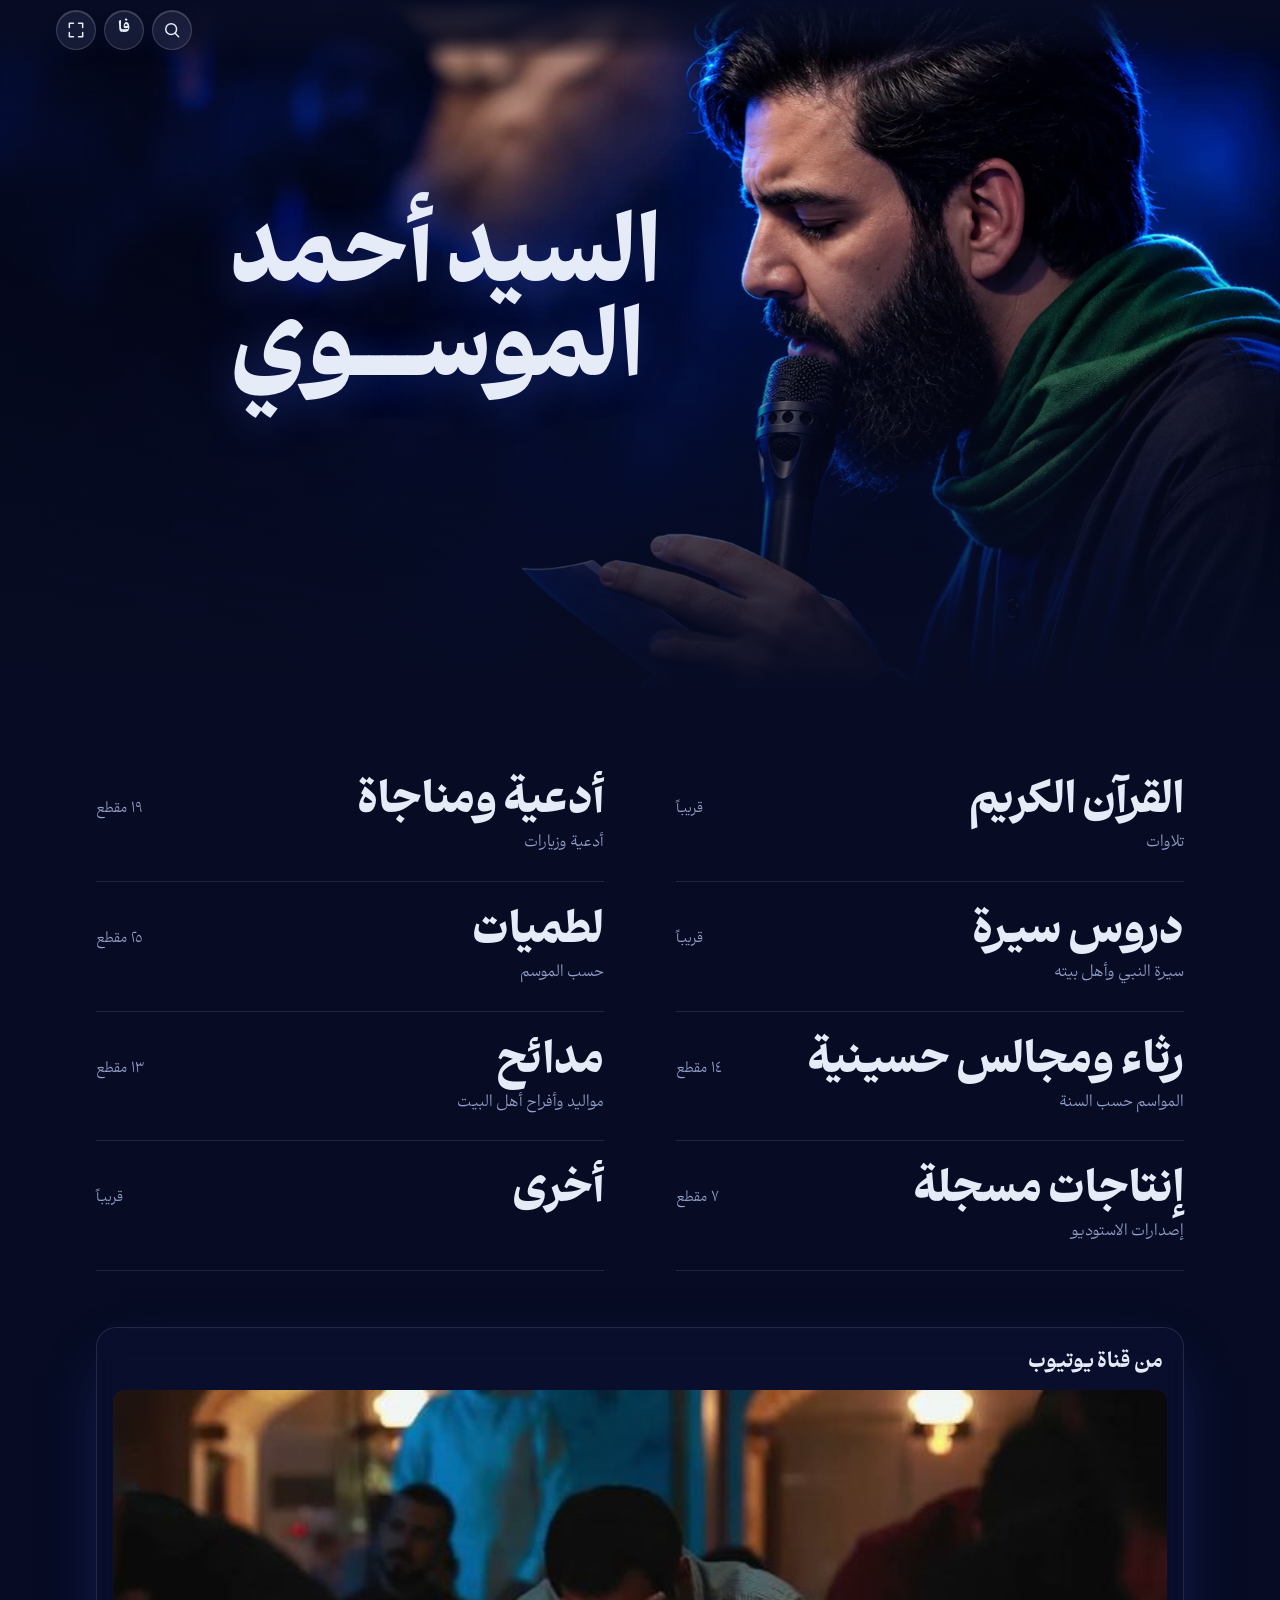
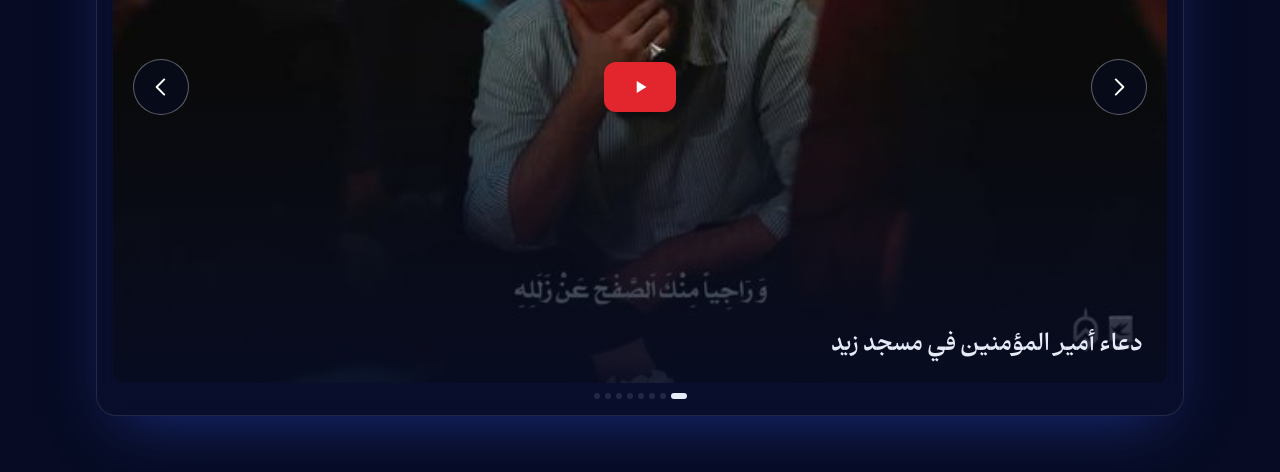
<file: munshid-site/index.html>
<!doctype html>
<html lang="ar" dir="rtl">
<head>
  <meta charset="utf-8">
  <meta name="viewport" content="width=device-width, initial-scale=1, viewport-fit=cover">
  <title>السيد أحمد الموسوي</title>
  <meta name="theme-color" content="#070c24">
  <meta name="apple-mobile-web-app-capable" content="yes">
  <meta name="mobile-web-app-capable" content="yes">
  <meta name="apple-mobile-web-app-status-bar-style" content="black-translucent">
  <link rel="manifest" href="manifest.webmanifest">
  <link rel="apple-touch-icon" href="img/icon-192.png">
  <link rel="icon" href="img/icon-192.png">
  <link rel="preload" href="fonts/AbarMid-black.otf" as="font" type="font/otf" crossorigin>
  <link rel="stylesheet" href="styles.css">
  <link rel="stylesheet" href="yt.css">
</head>
<body>
  <header class="topbar">
    <a class="brand" href="#/" id="brand"></a>
    <button class="icon-btn" id="fsBtn" type="button" aria-label="ملء الشاشة" hidden>
      <svg viewBox="0 0 24 24" aria-hidden="true"><path d="M4 9V4h5M20 9V4h-5M4 15v5h5M20 15v5h-5"/></svg>
    </button>
  </header>

  <main id="view" tabindex="-1"></main>

  <!-- مشغل صغير ثابت أسفل الشاشة -->
  <div class="mini" id="mini" hidden>
    <button class="mini-play" id="miniPlay" type="button" aria-label="تشغيل"></button>
    <a class="mini-info" id="miniInfo" href="#/">
      <span class="mini-title" id="miniTitle"></span>
      <span class="mini-sub" id="miniSub"></span>
    </a>
    <div class="mini-bar"><span id="miniProg"></span></div>
  </div>

  <audio id="audio" preload="metadata" playsinline></audio>
  <div class="toast" id="toast" role="status" aria-live="polite"></div>

  <script src="data.js"></script>
  <script src="yt-data.js"></script>
  <script src="app.js"></script>
  <script src="yt.js"></script>
</body>
</html>
</file>
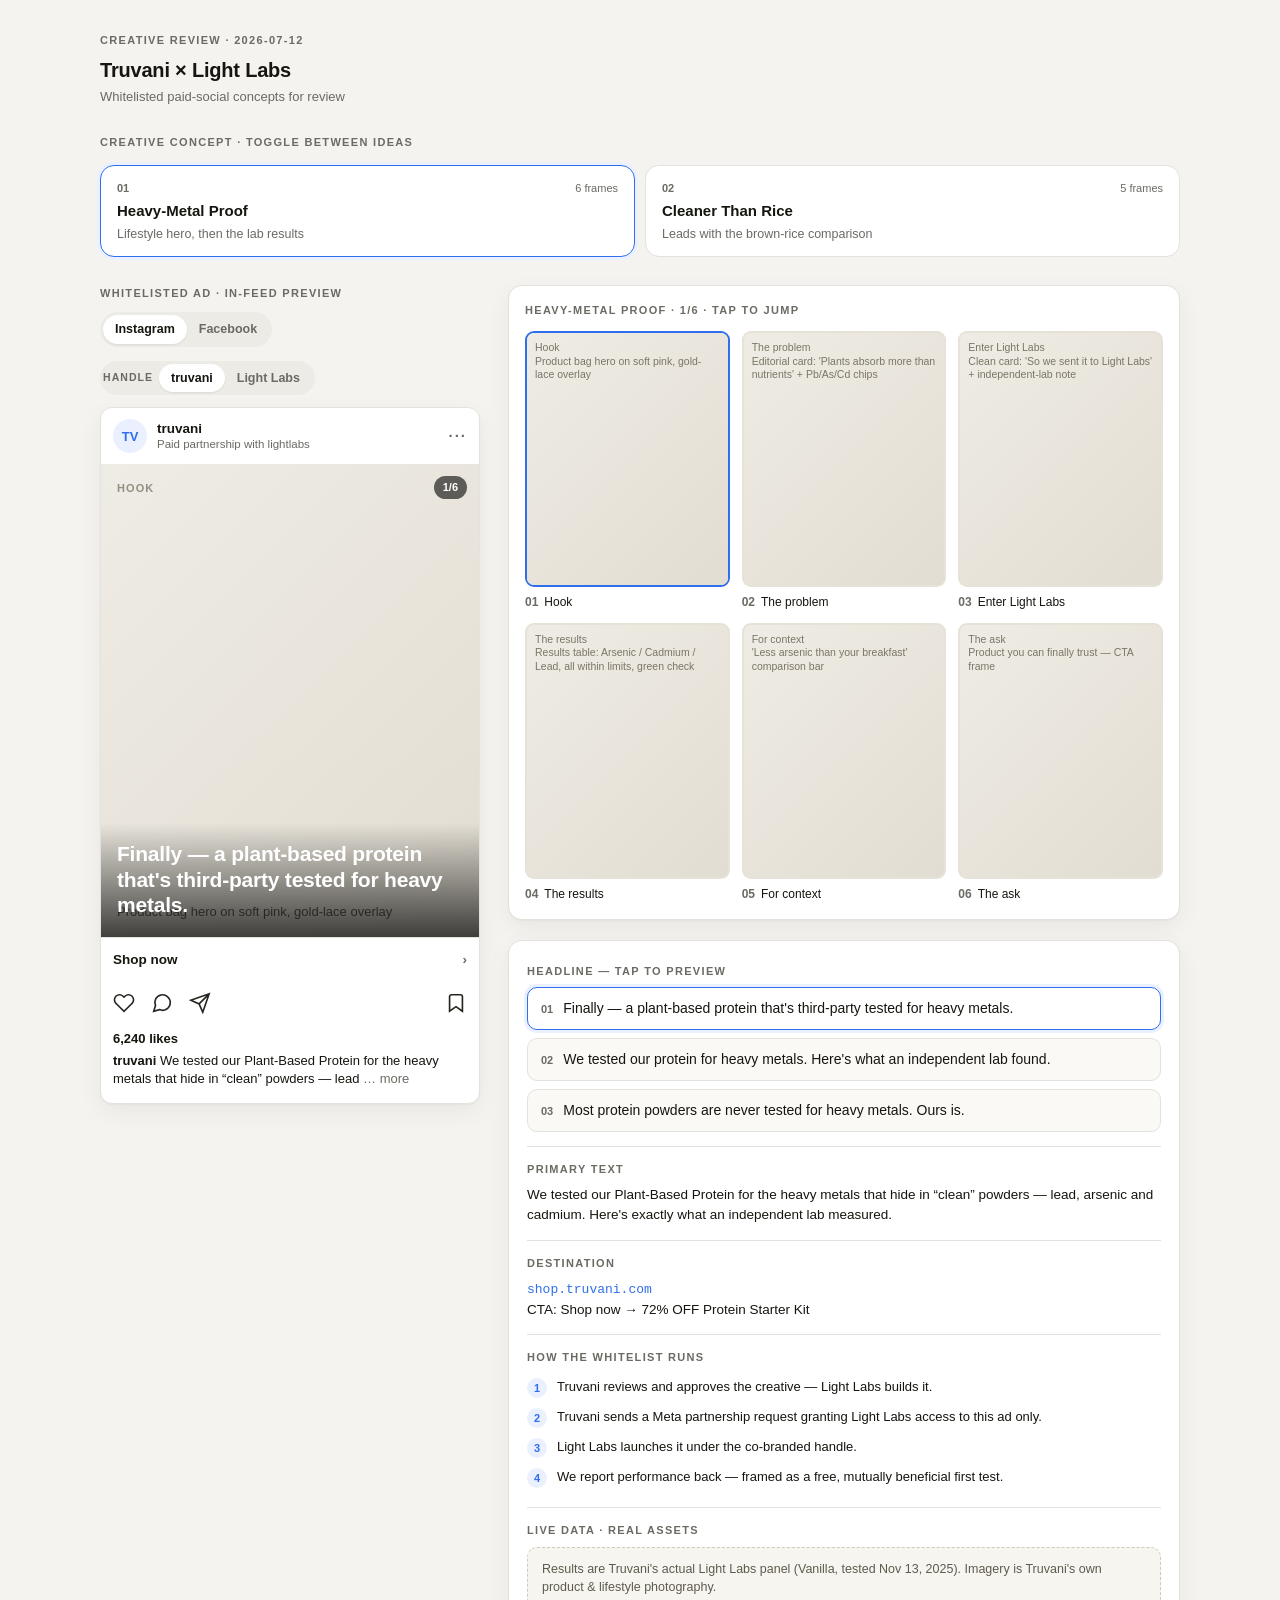
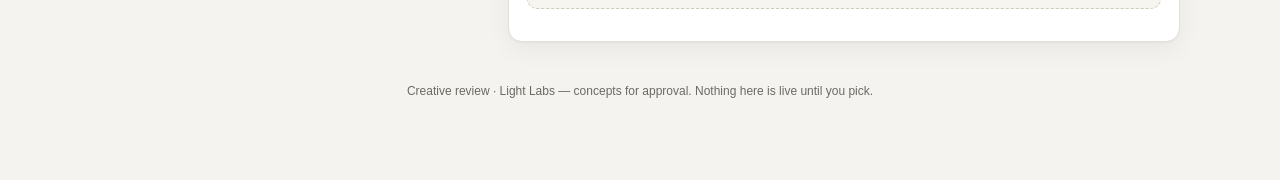
<file: .claude/skills/ad-creative/assets/creative-review-template.html>
<!DOCTYPE html>
<!--
  Creative Review Page — a shareable ad-creative approval artifact.

  HOW TO USE (agents): replace the JSON inside <script id="review-data"> below
  with the real project. Everything else renders from it. The file is
  self-contained — no build, no network, no dependencies. Open it in a browser,
  host it on any static host (Vercel/Netlify/GitHub Pages), or hand off the
  single .html file.

  THE DATA BLOCK IS JSON, NOT JAVASCRIPT:
    - double-quoted keys and strings, no comments, no trailing commas
    - it is inert data (parsed with JSON.parse), so a value can never execute
    - SECURITY: escape every literal "<" in your text values as \u003c so a
      value like "</script>" can never break out of the tag. All values are
      also HTML-escaped again at render time.

  DATA SHAPE — see references/creative-review-page.md for the annotated spec.
  Images: each frame's "image" may be a local path/file URL or a data URI.
  Remote and protocol-relative URLs are blocked; package images with the page.
  If omitted (or the file is missing), a placeholder shows the frame label +
  the image prompt — use this for concepts not yet rendered to image.
-->
<html lang="en">
<head>
<meta charset="utf-8" />
<meta name="viewport" content="width=device-width, initial-scale=1" />
<title>Creative Review</title>
<style>
  :root {
    --bg: #f4f3f0; --card: #ffffff; --ink: #16150f; --muted: #6b6a63;
    --line: #e4e2dc; --accent: #2f6fed; --accent-soft: #eaf0fe;
    --radius: 14px; --shadow: 0 1px 2px rgba(0,0,0,.04), 0 8px 24px rgba(0,0,0,.05);
  }
  * { box-sizing: border-box; }
  body { margin: 0; background: var(--bg); color: var(--ink);
    font: 15px/1.5 -apple-system, BlinkMacSystemFont, "Segoe UI", Roboto, Helvetica, Arial, sans-serif;
    -webkit-font-smoothing: antialiased; }
  .wrap { max-width: 1120px; margin: 0 auto; padding: 32px 20px 80px; }
  .eyebrow { font-size: 11px; font-weight: 700; letter-spacing: .12em; text-transform: uppercase; color: var(--muted); }
  a { color: var(--accent); }

  header.project { margin-bottom: 28px; }
  header.project h1 { font-size: 20px; margin: 6px 0 2px; letter-spacing: -.01em; }
  header.project .sub { color: var(--muted); font-size: 13px; }

  .concepts { display: grid; grid-template-columns: repeat(auto-fit, minmax(210px, 1fr)); gap: 10px; margin: 14px 0 28px; }
  .concept { text-align: left; background: var(--card); border: 1.5px solid var(--line); border-radius: var(--radius);
    padding: 14px 16px; cursor: pointer; transition: border-color .12s, box-shadow .12s; font: inherit; color: inherit; }
  .concept:hover { border-color: #cfcdc6; }
  .concept[aria-pressed="true"] { border-color: var(--accent); box-shadow: 0 0 0 3px var(--accent-soft); background: #fff; }
  .concept .row1 { display: flex; align-items: baseline; justify-content: space-between; gap: 8px; }
  .concept .num { font-size: 11px; font-weight: 700; color: var(--muted); }
  .concept .frames { font-size: 11px; color: var(--muted); }
  .concept .name { font-weight: 650; font-size: 15px; margin: 4px 0 3px; }
  .concept .tag { font-size: 12.5px; color: var(--muted); line-height: 1.35; }

  .grid { display: grid; grid-template-columns: minmax(0, 380px) minmax(0, 1fr); gap: 28px; align-items: start; }
  @media (max-width: 860px) { .grid { grid-template-columns: 1fr; } }
  .col-label { margin-bottom: 10px; }

  .toggles { display: flex; flex-wrap: wrap; gap: 14px; margin-bottom: 12px; }
  .seg { display: inline-flex; background: #ecebe6; border-radius: 999px; padding: 3px; }
  .seg button { border: 0; background: transparent; font: inherit; font-size: 12.5px; font-weight: 600; color: var(--muted);
    padding: 5px 12px; border-radius: 999px; cursor: pointer; }
  .seg button[aria-pressed="true"] { background: #fff; color: var(--ink); box-shadow: 0 1px 2px rgba(0,0,0,.08); }
  .seg .lbl { align-self: center; font-size: 10.5px; font-weight: 700; letter-spacing: .1em; text-transform: uppercase; color: var(--muted); margin-right: 6px; }

  .post { background: var(--card); border: 1px solid var(--line); border-radius: 12px; overflow: hidden; box-shadow: var(--shadow); }
  .post .top { display: flex; align-items: center; gap: 10px; padding: 11px 12px; }
  .post .avatar { width: 34px; height: 34px; border-radius: 50%; background: var(--accent-soft); color: var(--accent);
    display: grid; place-items: center; font-weight: 700; font-size: 13px; overflow: hidden; flex: none; }
  .post .avatar img { width: 100%; height: 100%; object-fit: cover; }
  .post .who { line-height: 1.2; }
  .post .who .name { font-weight: 650; font-size: 13.5px; }
  .post .who .partner { font-size: 11.5px; color: var(--muted); }
  .post .dots { margin-left: auto; color: var(--muted); font-weight: 700; letter-spacing: 2px; }
  .frame { position: relative; aspect-ratio: 4/5; background: #ded9d0; display: grid; }
  .frame img { width: 100%; height: 100%; object-fit: cover; grid-area: 1/1; z-index: 1; }
  .frame .ph { grid-area: 1/1; display: flex; flex-direction: column; justify-content: space-between; padding: 16px;
    background: linear-gradient(135deg,#efece5,#e2ddd2); }
  .frame .ph .plabel { font-size: 11px; font-weight: 700; letter-spacing: .1em; text-transform: uppercase; color: #948e80; }
  .frame .ph .pprompt { font-size: 13px; color: #5f5a4e; line-height: 1.4; }
  .frame .badge { position: absolute; top: 12px; left: 12px; z-index: 2; background: rgba(255,255,255,.92);
    font-size: 11.5px; font-weight: 600; padding: 5px 10px; border-radius: 999px; display: flex; align-items: center; gap: 5px; }
  .frame .counter { position: absolute; top: 12px; right: 12px; z-index: 2; background: rgba(0,0,0,.6); color: #fff; font-size: 11px;
    font-weight: 600; padding: 3px 9px; border-radius: 999px; }
  .frame .headline { position: absolute; left: 0; right: 0; bottom: 0; z-index: 2; padding: 18px 16px 20px; color: #fff;
    font-size: 21px; font-weight: 700; line-height: 1.2; letter-spacing: -.01em;
    background: linear-gradient(to top, rgba(0,0,0,.72), rgba(0,0,0,0)); }
  .frame .headline.light { color: var(--ink); background: linear-gradient(to top, rgba(255,255,255,.85), rgba(255,255,255,0)); }

  /* Instagram chrome */
  .ig-cta { display: flex; align-items: center; justify-content: space-between; padding: 12px; border-top: 1px solid var(--line);
    font-weight: 600; font-size: 13.5px; }
  .ig-cta .chev { color: var(--muted); }
  .ig-actions { display: flex; gap: 16px; padding: 10px 12px 2px; color: #26251f; }
  .ig-actions svg { width: 22px; height: 22px; }
  .ig-actions .save { margin-left: auto; }
  .likes { padding: 6px 12px 2px; font-weight: 650; font-size: 13px; }
  .caption { padding: 2px 12px 14px; font-size: 13px; line-height: 1.4; }
  .caption .h { font-weight: 650; }
  .caption .more { color: var(--muted); }

  /* Facebook chrome — link card below image + text actions */
  .fb-card { display: flex; align-items: center; gap: 12px; padding: 12px; background: #f3f4f6; border-top: 1px solid var(--line); }
  .fb-card .meta { min-width: 0; flex: 1; }
  .fb-card .dom { font-size: 11px; letter-spacing: .04em; text-transform: uppercase; color: var(--muted); }
  .fb-card .hl { font-size: 14px; font-weight: 650; line-height: 1.25; margin-top: 2px; overflow: hidden; }
  .fb-card .btn { flex: none; background: #e4e6eb; color: #050505; font-weight: 650; font-size: 12.5px; padding: 8px 14px; border-radius: 7px; }
  .fb-actions { display: flex; padding: 4px 12px; border-top: 1px solid var(--line); }
  .fb-actions span { flex: 1; text-align: center; padding: 8px 0; font-size: 13px; font-weight: 600; color: var(--muted); }

  .board { background: var(--card); border: 1px solid var(--line); border-radius: var(--radius); padding: 16px; box-shadow: var(--shadow); margin-bottom: 20px; }
  .board .frames-grid { display: grid; grid-template-columns: repeat(3, 1fr); gap: 12px; margin-top: 12px; }
  @media (max-width: 480px) { .board .frames-grid { grid-template-columns: repeat(2, 1fr); } }
  .thumb { border: 0; background: transparent; padding: 0; cursor: pointer; text-align: left; font: inherit; color: inherit; }
  .thumb .box { aspect-ratio: 4/5; border-radius: 9px; overflow: hidden; border: 2px solid transparent; background: #e7e2d8;
    display: grid; transition: border-color .12s; }
  .thumb[aria-current="true"] .box { border-color: var(--accent); }
  .thumb .box img { width: 100%; height: 100%; object-fit: cover; grid-area: 1/1; z-index: 1; }
  .thumb .box .mini { grid-area: 1/1; padding: 8px; font-size: 10.5px; color: #7a7566; line-height: 1.3;
    background: linear-gradient(135deg,#efece5,#e2ddd2); overflow: hidden; }
  .thumb .cap { margin-top: 6px; font-size: 12px; }
  .thumb .cap .n { color: var(--muted); font-weight: 700; margin-right: 6px; }

  .copy { background: var(--card); border: 1px solid var(--line); border-radius: var(--radius); padding: 18px; box-shadow: var(--shadow); }
  .copy .block { padding: 14px 0; border-top: 1px solid var(--line); }
  .copy .block:first-of-type { border-top: 0; padding-top: 4px; }
  .headline-opt { display: flex; gap: 10px; align-items: flex-start; width: 100%; text-align: left; font: inherit; color: inherit;
    background: #faf9f6; border: 1.5px solid var(--line); border-radius: 10px; padding: 11px 13px; cursor: pointer; margin-top: 8px; }
  .headline-opt[aria-pressed="true"] { border-color: var(--accent); background: #fff; box-shadow: 0 0 0 3px var(--accent-soft); }
  .headline-opt .n { font-size: 11px; font-weight: 700; color: var(--muted); margin-top: 2px; }
  .headline-opt .t { font-size: 14px; line-height: 1.35; }
  .kv { font-size: 13.5px; line-height: 1.5; }
  .kv .dest { color: var(--accent); font-family: ui-monospace, SFMono-Regular, Menlo, monospace; font-size: 13px; }
  .steps { margin: 8px 0 0; padding: 0; list-style: none; }
  .steps li { display: flex; gap: 10px; padding: 5px 0; font-size: 13px; line-height: 1.4; }
  .steps li .i { flex: none; width: 20px; height: 20px; border-radius: 50%; background: var(--accent-soft); color: var(--accent);
    display: grid; place-items: center; font-size: 11px; font-weight: 700; }
  .grounding { background: #f6f5ef; border: 1px dashed #cfcabb; border-radius: 10px; padding: 12px 14px; font-size: 12.5px; color: #5f5a4e; line-height: 1.45; margin-top: 8px; }
  .err { background: #fbeaea; border: 1px solid #e6b7b7; color: #8a2b2b; border-radius: 10px; padding: 14px 16px; font-size: 13px; }
  footer { margin-top: 40px; text-align: center; font-size: 12px; color: var(--muted); }
</style>
</head>
<body>

<!-- DATA — replace this JSON with your project (see the comment at the top of the file). -->
<script type="application/json" id="review-data">
{
  "project": {
    "brand": "Truvani",
    "agency": "Light Labs",
    "date": "2026-07-12",
    "note": "Whitelisted paid-social concepts for review"
  },
  "platforms": ["instagram", "facebook"],
  "concepts": [
    {
      "name": "Heavy-Metal Proof",
      "tagline": "Lifestyle hero, then the lab results",
      "handles": [
        { "name": "truvani", "partner": "Paid partnership with lightlabs", "initials": "TV" },
        { "name": "Light Labs", "partner": "Paid partnership with truvani", "initials": "LL" }
      ],
      "frames": [
        { "label": "Hook", "prompt": "Product bag hero on soft pink, gold-lace overlay", "headline": "Finally — a plant-based protein that's third-party tested for heavy metals.", "headlineTheme": "dark" },
        { "label": "The problem", "prompt": "Editorial card: 'Plants absorb more than nutrients' + Pb/As/Cd chips" },
        { "label": "Enter Light Labs", "prompt": "Clean card: 'So we sent it to Light Labs' + independent-lab note" },
        { "label": "The results", "prompt": "Results table: Arsenic / Cadmium / Lead, all within limits, green check" },
        { "label": "For context", "prompt": "'Less arsenic than your breakfast' comparison bar" },
        { "label": "The ask", "prompt": "Product you can finally trust — CTA frame", "headline": "Protein you can finally trust." }
      ],
      "headlines": [
        "Finally — a plant-based protein that's third-party tested for heavy metals.",
        "We tested our protein for heavy metals. Here's what an independent lab found.",
        "Most protein powders are never tested for heavy metals. Ours is."
      ],
      "likes": "6,240",
      "primaryText": "We tested our Plant-Based Protein for the heavy metals that hide in “clean” powders — lead, arsenic and cadmium. Here's exactly what an independent lab measured.",
      "destination": { "url": "shop.truvani.com", "cta": "Shop now", "offer": "72% OFF Protein Starter Kit" },
      "rollout": {
        "title": "How the whitelist runs",
        "steps": [
          "Truvani reviews and approves the creative — Light Labs builds it.",
          "Truvani sends a Meta partnership request granting Light Labs access to this ad only.",
          "Light Labs launches it under the co-branded handle.",
          "We report performance back — framed as a free, mutually beneficial first test."
        ]
      },
      "grounding": "Results are Truvani's actual Light Labs panel (Vanilla, tested Nov 13, 2025). Imagery is Truvani's own product & lifestyle photography."
    },
    {
      "name": "Cleaner Than Rice",
      "tagline": "Leads with the brown-rice comparison",
      "frames": [
        { "label": "Hook", "prompt": "Split visual: brown rice vs protein scoop", "headline": "Your “clean” brown rice protein? Test it.", "headlineTheme": "dark" },
        { "label": "The claim", "prompt": "Stat card comparing arsenic levels" },
        { "label": "The proof", "prompt": "Light Labs results table" },
        { "label": "The context", "prompt": "What the numbers mean, plainly" },
        { "label": "The ask", "prompt": "Starter-kit offer frame", "headline": "Trust the label. Then trust the test." }
      ],
      "headlines": [
        "Your “clean” brown rice protein? Test it.",
        "Brown rice protein is often the worst offender for arsenic. We checked ours.",
        "“Plant-based” doesn't mean “clean.” We have the lab panel to prove ours is."
      ],
      "primaryText": "Brown-rice protein is one of the most common sources of dietary arsenic. So we sent ours to an independent lab. Here's the panel.",
      "destination": { "url": "shop.truvani.com", "cta": "Shop now", "offer": "72% OFF Protein Starter Kit" },
      "grounding": "Comparison figures are from Truvani's Light Labs panel and published dietary-arsenic ranges. No competitor is named."
    }
  ]
}
</script>

<div class="wrap">
  <header class="project" id="project"></header>
  <div class="eyebrow">Creative concept · toggle between ideas</div>
  <div class="concepts" id="concepts"></div>
  <div class="grid">
    <section>
      <div class="eyebrow col-label" id="preview-label">In-feed preview</div>
      <div class="toggles" id="toggles"></div>
      <div class="post" id="post"></div>
    </section>
    <section>
      <div class="board">
        <div class="eyebrow" id="board-label">Storyboard · tap to jump</div>
        <div class="frames-grid" id="frames-grid"></div>
      </div>
      <div class="copy" id="copy"></div>
    </section>
  </div>
  <footer id="footer"></footer>
</div>

<script>
/* ============================================================================
   RENDER — generic; no need to edit when swapping the DATA JSON above.
   ========================================================================== */
const esc = (s) => String(s == null ? "" : s).replace(/[&<>"']/g, c => (
  { "&": "&amp;", "<": "&lt;", ">": "&gt;", '"': "&quot;", "'": "&#39;" }[c]));
const PLATFORMS = { instagram: "Instagram", facebook: "Facebook" };

let DATA;
try {
  DATA = JSON.parse(document.getElementById("review-data").textContent);
} catch (e) {
  document.querySelector(".wrap").innerHTML =
    '<div class="err"><b>Couldn\'t read the review data.</b><br/>The <code>#review-data</code> block must be valid JSON — double-quoted keys and strings, no comments, no trailing commas. Parser said: ' + esc(e.message) + '</div>';
  throw e;
}

function invalid(msg) {
  document.querySelector(".wrap").innerHTML =
    '<div class="err"><b>The review data is missing something.</b><br/>' + esc(msg) + '</div>';
  throw new Error(msg);
}
if (!DATA || !Array.isArray(DATA.concepts) || !DATA.concepts.length)
  invalid('"concepts" must be a non-empty array.');
DATA.concepts.forEach((c, i) => {
  if (!c || typeof c !== "object") invalid(`concepts[${i}] must be an object.`);
  if (!Array.isArray(c.frames) || !c.frames.length) invalid(`concepts[${i}].frames must be a non-empty array.`);
});

const state = { concept: 0, frame: 0, platform: null, handle: 0, headline: 0 };
const concept = () => DATA.concepts[state.concept];

// platforms restricted to the ones we can render; default to first valid
const platformList = () => (DATA.platforms || ["instagram"]).filter(p => PLATFORMS[p]);
state.platform = platformList()[0] || "instagram";

const heart = '<svg viewBox="0 0 24 24" fill="none" stroke="currentColor" stroke-width="1.8"><path d="M20.8 4.6a5.5 5.5 0 0 0-7.8 0L12 5.6l-1-1a5.5 5.5 0 1 0-7.8 7.8l1 1L12 21l7.8-7.6 1-1a5.5 5.5 0 0 0 0-7.8z"/></svg>';
const comment = '<svg viewBox="0 0 24 24" fill="none" stroke="currentColor" stroke-width="1.8"><path d="M21 11.5a8.4 8.4 0 0 1-11.8 7.7L3 21l1.9-6.2A8.4 8.4 0 1 1 21 11.5z"/></svg>';
const share = '<svg viewBox="0 0 24 24" fill="none" stroke="currentColor" stroke-width="1.8"><path d="M22 2 11 13M22 2l-7 20-4-9-9-4 20-7z"/></svg>';
const bookmark = '<svg viewBox="0 0 24 24" fill="none" stroke="currentColor" stroke-width="1.8"><path d="M19 21l-7-5-7 5V5a2 2 0 0 1 2-2h10a2 2 0 0 1 2 2z"/></svg>';

function renderProject() {
  const p = DATA.project || {};
  const line = [p.brand, p.agency && `× ${p.agency}`].filter(Boolean).join(" ");
  document.getElementById("project").innerHTML =
    `<div class="eyebrow">Creative review${p.date ? " · " + esc(p.date) : ""}</div>
     <h1>${esc(line || "Ad creative")}</h1>${p.note ? `<div class="sub">${esc(p.note)}</div>` : ""}`;
  document.getElementById("footer").innerHTML =
    `Creative review${p.agency ? " · " + esc(p.agency) : ""} — concepts for approval. Nothing here is live until you pick.`;
}

function renderConcepts() {
  document.getElementById("concepts").innerHTML = DATA.concepts.map((c, i) => `
    <button class="concept" aria-pressed="${i === state.concept}" data-i="${i}">
      <div class="row1"><span class="num">${String(i + 1).padStart(2, "0")}</span>
        <span class="frames">${c.frames.length} frame${c.frames.length === 1 ? "" : "s"}</span></div>
      <div class="name">${esc(c.name)}</div>
      <div class="tag">${esc(c.tagline || "")}</div>
    </button>`).join("");
  document.querySelectorAll(".concept").forEach(b =>
    b.onclick = () => { state.concept = +b.dataset.i; state.frame = 0; state.handle = 0; state.headline = 0; renderAll(); });
}

function handles() {
  return concept().handles || [{
    name: DATA.project?.brand || "brand",
    partner: DATA.project?.agency ? "Paid partnership with " + DATA.project.agency.toLowerCase() : "Sponsored",
    initials: (DATA.project?.brand || "AD").slice(0, 2).toUpperCase()
  }];
}

function renderToggles() {
  const plats = platformList(), hs = handles();
  let html = "";
  if (plats.length > 1) {
    html += `<div class="seg" role="group">${plats.map(p =>
      `<button data-plat="${esc(p)}" aria-pressed="${p === state.platform}">${esc(PLATFORMS[p])}</button>`).join("")}</div>`;
  }
  if (hs.length > 1) {
    html += `<div class="seg" role="group"><span class="lbl">Handle</span>${hs.map((h, i) =>
      `<button data-handle="${i}" aria-pressed="${i === state.handle}">${esc(h.name)}</button>`).join("")}</div>`;
  }
  const el = document.getElementById("toggles");
  el.innerHTML = html;
  el.querySelectorAll("[data-plat]").forEach(b => b.onclick = () => { state.platform = b.dataset.plat; renderToggles(); renderPost(); });
  el.querySelectorAll("[data-handle]").forEach(b => b.onclick = () => { state.handle = +b.dataset.handle; renderToggles(); renderPost(); });
  document.getElementById("preview-label").textContent = (hs.length > 1 ? "Whitelisted ad · " : "") + "In-feed preview";
}

// Classify with the browser URL parser; tabs/newlines and backslashes can hide a remote URL.
function localImageSource(value) {
  if (typeof value !== "string") return "";
  const syntax = value.replace(/[\t\n\r]/g, "").replace(/\\/g, "/")
    .replace(/^[\u0000-\u0020]+|[\u0000-\u0020]+$/g, "");
  if (/^\/\//.test(syntax)) return "";
  try {
    const base = new URL(document.baseURI);
    const image = new URL(value, base);
    if (image.protocol === "data:" || (image.protocol === "file:" && !image.host)) return value;
    // Hosted relative assets stay on the review page's origin; absolute network URLs stay blocked.
    if (!/^[a-z][a-z0-9+.-]*:/i.test(syntax) && image.origin === base.origin) return value;
  } catch (_) { /* An invalid source falls back to the placeholder. */ }
  return "";
}

// placeholder underneath + image on top; a missing/broken image removes itself → placeholder shows
function frameVisual(f, phCls) {
  const ph = `<div class="${phCls}"><div class="plabel">${esc(f.label)}</div><div class="pprompt">${esc(f.prompt || "")}</div></div>`;
  // Only local/relative or data: image sources — block remote URLs so the page stays offline and cannot beacon on open.
  const localImg = localImageSource(f.image);
  const img = localImg ? `<img src="${esc(localImg)}" alt="${esc(f.label)}" onerror="this.remove()" />` : "";
  return ph + img;
}

function frameHTML(c, f) {
  const total = c.frames.length;
  const headlineText = state.frame === 0 ? (c.headlines?.[state.headline] || f.headline || "") : (f.headline || "");
  const theme = f.headlineTheme === "light" ? " light" : "";
  return `<div class="frame">
      ${frameVisual(f, "ph")}
      <span class="counter">${state.frame + 1}/${total}</span>
      ${headlineText ? `<div class="headline${theme}">${esc(headlineText)}</div>` : ""}
    </div>`;
}

function renderPost() {
  const c = concept(), f = c.frames[state.frame], h = handles()[state.handle] || handles()[0];
  const dest = c.destination || {};
  const top = `<div class="top">
      <div class="avatar">${h.initials ? esc(h.initials) : ""}</div>
      <div class="who"><div class="name">${esc(h.name)}</div><div class="partner">${esc(h.partner || "Sponsored")}</div></div>
      <div class="dots">···</div>
    </div>`;

  let chrome;
  if (state.platform === "facebook") {
    const domain = dest.url ? esc(dest.url) : "";
    const hl = c.headlines?.[state.headline] || f.headline || dest.offer || "";
    chrome = `<div class="fb-card">
        <div class="meta"><div class="dom">${domain}</div><div class="hl">${esc(hl)}</div></div>
        ${dest.cta ? `<div class="btn">${esc(dest.cta)}</div>` : ""}
      </div>
      <div class="fb-actions"><span>Like</span><span>Comment</span><span>Share</span></div>`;
  } else {
    chrome = `<div class="ig-cta"><span>${esc(dest.cta || "Learn more")}</span><span class="chev">›</span></div>
      <div class="ig-actions">${heart}${comment}${share}<span class="save">${bookmark}</span></div>
      ${c.likes ? `<div class="likes">${esc(c.likes)} likes</div>` : ""}
      <div class="caption"><span class="h">${esc(h.name)}</span> ${esc((c.primaryText || "").slice(0, 90))}<span class="more"> … more</span></div>`;
  }

  document.getElementById("post").innerHTML = top + frameHTML(c, f) + chrome;
  document.getElementById("board-label").textContent = `${c.name} · ${state.frame + 1}/${c.frames.length} · tap to jump`;
}

function renderBoard() {
  const c = concept();
  document.getElementById("frames-grid").innerHTML = c.frames.map((f, i) => `
    <button class="thumb" aria-current="${i === state.frame}" data-i="${i}">
      <div class="box">${frameVisual(f, "mini")}</div>
      <div class="cap"><span class="n">${String(i + 1).padStart(2, "0")}</span>${esc(f.label)}</div>
    </button>`).join("");
  document.querySelectorAll(".thumb").forEach(b =>
    b.onclick = () => { state.frame = +b.dataset.i; renderPost(); renderBoard(); });
}

function renderCopy() {
  const c = concept(), dest = c.destination || {};
  let html = "";
  if (c.headlines?.length) {
    html += `<div class="block"><div class="eyebrow">Headline — tap to preview</div>${c.headlines.map((h, i) =>
      `<button class="headline-opt" aria-pressed="${i === state.headline}" data-i="${i}">
        <span class="n">${String(i + 1).padStart(2, "0")}</span><span class="t">${esc(h)}</span></button>`).join("")}</div>`;
  }
  if (c.primaryText) html += `<div class="block"><div class="eyebrow">Primary text</div><div class="kv" style="margin-top:8px">${esc(c.primaryText)}</div></div>`;
  if (dest.url || dest.cta) {
    html += `<div class="block"><div class="eyebrow">Destination</div><div class="kv" style="margin-top:8px">
      ${dest.url ? `<span class="dest">${esc(dest.url)}</span><br/>` : ""}
      ${dest.cta ? `CTA: ${esc(dest.cta)}` : ""}${dest.offer ? ` → ${esc(dest.offer)}` : ""}</div></div>`;
  }
  if (c.rollout?.steps?.length) {
    html += `<div class="block"><div class="eyebrow">${esc(c.rollout.title || "How it runs")}</div>
      <ol class="steps">${c.rollout.steps.map((s, i) => `<li><span class="i">${i + 1}</span><span>${esc(s)}</span></li>`).join("")}</ol></div>`;
  }
  if (c.grounding) html += `<div class="block"><div class="eyebrow">Live data · real assets</div><div class="grounding">${esc(c.grounding)}</div></div>`;
  const el = document.getElementById("copy");
  el.innerHTML = html;
  el.querySelectorAll(".headline-opt").forEach(b =>
    b.onclick = () => { state.headline = +b.dataset.i; state.frame = 0; renderPost(); renderBoard(); renderCopy(); });
}

function renderAll() { renderConcepts(); renderToggles(); renderPost(); renderBoard(); renderCopy(); }
renderProject();
renderAll();
</script>
</body>
</html>
</file>
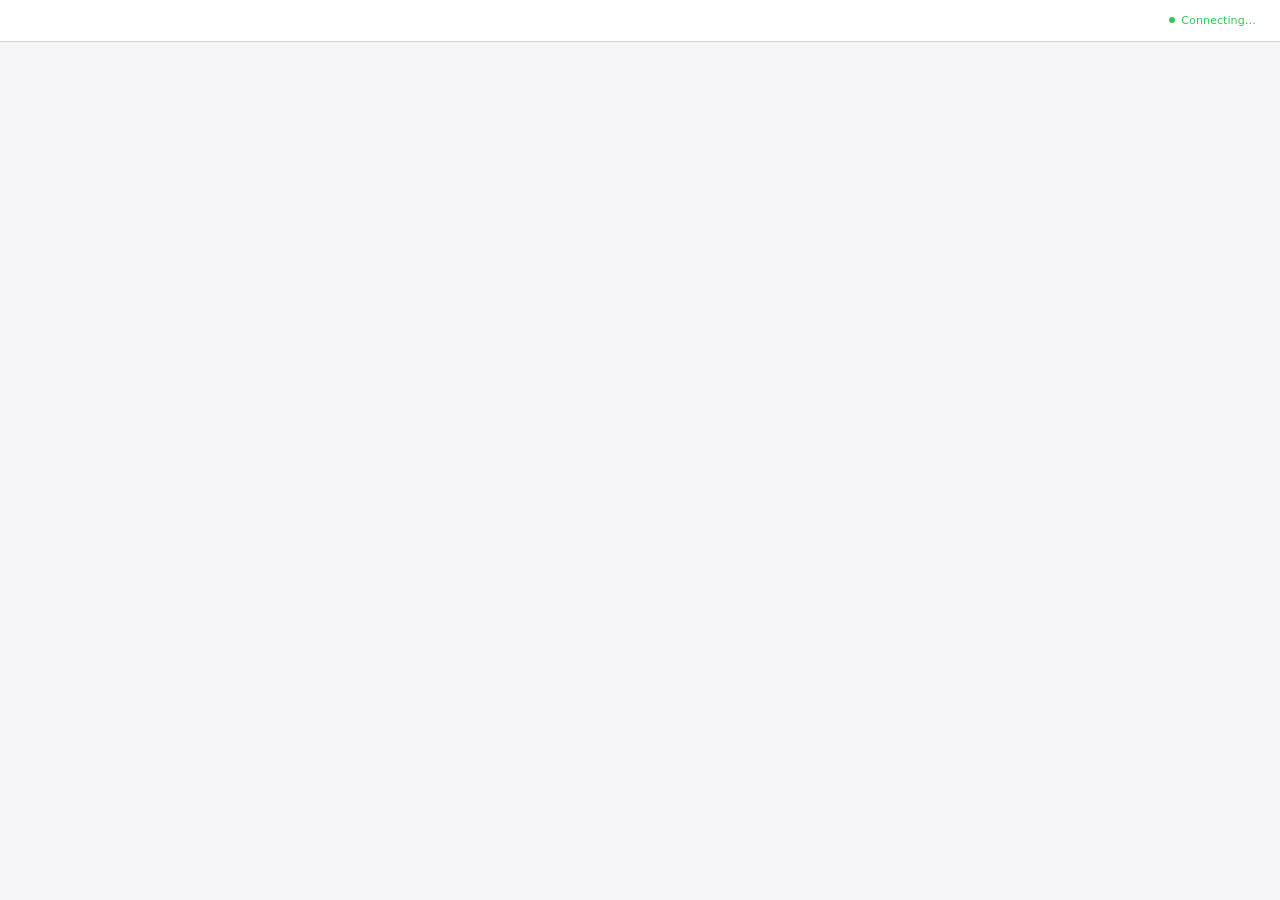
<file: .claude/skills/brainstorming/scripts/frame-template.html>
<!DOCTYPE html>
<html>
<head>
  <meta charset="utf-8">
  <title>Superpowers Brainstorming</title>
  <style>
    /*
     * BRAINSTORM COMPANION FRAME TEMPLATE
     *
     * This template provides a consistent frame with:
     * - OS-aware light/dark theming
     * - Header branding and connection status
     * - Scrollable main content area
     * - CSS helpers for common UI patterns
     *
     * Content is injected via placeholder comment in #frame-content.
     */

    * { box-sizing: border-box; margin: 0; padding: 0; }
    html, body { height: 100%; overflow: hidden; }

    /* ===== THEME VARIABLES ===== */
    :root {
      --bg-primary: #f5f5f7;
      --bg-secondary: #ffffff;
      --bg-tertiary: #e5e5e7;
      --border: #d1d1d6;
      --text-primary: #1d1d1f;
      --text-secondary: #86868b;
      --text-tertiary: #aeaeb2;
      --accent: #0071e3;
      --accent-hover: #0077ed;
      --success: #34c759;
      --warning: #ff9f0a;
      --error: #ff3b30;
      --selected-bg: #e8f4fd;
      --selected-border: #0071e3;
    }

    @media (prefers-color-scheme: dark) {
      :root {
        --bg-primary: #1d1d1f;
        --bg-secondary: #2d2d2f;
        --bg-tertiary: #3d3d3f;
        --border: #424245;
        --text-primary: #f5f5f7;
        --text-secondary: #86868b;
        --text-tertiary: #636366;
        --accent: #0a84ff;
        --accent-hover: #409cff;
        --selected-bg: rgba(10, 132, 255, 0.15);
        --selected-border: #0a84ff;
      }
    }

    body {
      font-family: system-ui, -apple-system, BlinkMacSystemFont, sans-serif;
      background: var(--bg-primary);
      color: var(--text-primary);
      display: flex;
      flex-direction: column;
      line-height: 1.5;
    }

    /* ===== FRAME STRUCTURE ===== */
    .brand { display: flex; align-items: center; min-width: 0; overflow: hidden; color: var(--text-secondary); line-height: 1; }
    .brand a { color: inherit; text-decoration: none; display: flex; align-items: center; gap: 0.5rem; min-width: 0; max-width: 100%; line-height: 1; }
    .brand-copy { display: block; min-width: 0; overflow: hidden; text-overflow: ellipsis; white-space: nowrap; line-height: 1; transform: translateY(-1px); }
    .brand-logo { display: block; height: 1em; width: auto; max-width: 180px; flex-shrink: 0; filter: invert(1); }
    @media (prefers-color-scheme: dark) {
      .brand-logo { filter: none; }
    }
    .status { font-size: 0.7rem; color: var(--status-color, var(--success)); display: flex; align-items: center; gap: 0.4rem; justify-self: end; white-space: nowrap; line-height: 1; }
    .status::before { content: ''; width: 6px; height: 6px; background: var(--status-color, var(--success)); border-radius: 50%; }

    .main { flex: 1; overflow-y: auto; }
    #frame-content { padding: 2rem; min-height: 100%; }

    .header {
      background: var(--bg-secondary);
      border-bottom: 1px solid var(--border);
      padding: 0.5rem 1.5rem;
      flex-shrink: 0;
      display: grid;
      grid-template-columns: minmax(0, 1fr) auto;
      align-items: center;
      gap: 1rem;
      min-height: 42px;
    }
    .header .brand { justify-self: start; width: 100%; font-size: 0.75rem; line-height: 1; }
    .header .status { grid-column: 2; line-height: 1; }
    .header span {
      font-size: 0.75rem;
      color: var(--text-secondary);
    }
    .header .selected-text {
      color: var(--accent);
      font-weight: 500;
    }

    /* ===== TYPOGRAPHY ===== */
    h2 { font-size: 1.5rem; font-weight: 600; margin-bottom: 0.5rem; }
    h3 { font-size: 1.1rem; font-weight: 600; margin-bottom: 0.25rem; }
    .subtitle { color: var(--text-secondary); margin-bottom: 1.5rem; }
    .section { margin-bottom: 2rem; }
    .label { font-size: 0.7rem; color: var(--text-secondary); text-transform: uppercase; letter-spacing: 0.05em; margin-bottom: 0.5rem; }

    /* ===== OPTIONS (for A/B/C choices) ===== */
    .options { display: flex; flex-direction: column; gap: 0.75rem; }
    .option {
      background: var(--bg-secondary);
      border: 2px solid var(--border);
      border-radius: 12px;
      padding: 1rem 1.25rem;
      cursor: pointer;
      transition: all 0.15s ease;
      display: flex;
      align-items: flex-start;
      gap: 1rem;
    }
    .option:hover { border-color: var(--accent); }
    .option.selected { background: var(--selected-bg); border-color: var(--selected-border); }
    .option .letter {
      background: var(--bg-tertiary);
      color: var(--text-secondary);
      width: 1.75rem; height: 1.75rem;
      border-radius: 6px;
      display: flex; align-items: center; justify-content: center;
      font-weight: 600; font-size: 0.85rem; flex-shrink: 0;
    }
    .option.selected .letter { background: var(--accent); color: white; }
    .option .content { flex: 1; }
    .option .content h3 { font-size: 0.95rem; margin-bottom: 0.15rem; }
    .option .content p { color: var(--text-secondary); font-size: 0.85rem; margin: 0; }

    /* ===== CARDS (for showing designs/mockups) ===== */
    .cards { display: grid; grid-template-columns: repeat(auto-fit, minmax(280px, 1fr)); gap: 1rem; }
    .card {
      background: var(--bg-secondary);
      border: 1px solid var(--border);
      border-radius: 12px;
      overflow: hidden;
      cursor: pointer;
      transition: all 0.15s ease;
    }
    .card:hover { border-color: var(--accent); transform: translateY(-2px); box-shadow: 0 4px 12px rgba(0,0,0,0.1); }
    .card.selected { border-color: var(--selected-border); border-width: 2px; }
    .card-image { background: var(--bg-tertiary); aspect-ratio: 16/10; display: flex; align-items: center; justify-content: center; }
    .card-body { padding: 1rem; }
    .card-body h3 { margin-bottom: 0.25rem; }
    .card-body p { color: var(--text-secondary); font-size: 0.85rem; }

    /* ===== MOCKUP CONTAINER ===== */
    .mockup {
      background: var(--bg-secondary);
      border: 1px solid var(--border);
      border-radius: 12px;
      overflow: hidden;
      margin-bottom: 1.5rem;
    }
    .mockup-header {
      background: var(--bg-tertiary);
      padding: 0.5rem 1rem;
      font-size: 0.75rem;
      color: var(--text-secondary);
      border-bottom: 1px solid var(--border);
    }
    .mockup-body { padding: 1.5rem; }

    /* ===== SPLIT VIEW (side-by-side comparison) ===== */
    .split { display: grid; grid-template-columns: 1fr 1fr; gap: 1.5rem; }
    @media (max-width: 700px) { .split { grid-template-columns: 1fr; } }

    /* ===== PROS/CONS ===== */
    .pros-cons { display: grid; grid-template-columns: 1fr 1fr; gap: 1rem; margin: 1rem 0; }
    .pros, .cons { background: var(--bg-secondary); border-radius: 8px; padding: 1rem; }
    .pros h4 { color: var(--success); font-size: 0.85rem; margin-bottom: 0.5rem; }
    .cons h4 { color: var(--error); font-size: 0.85rem; margin-bottom: 0.5rem; }
    .pros ul, .cons ul { margin-left: 1.25rem; font-size: 0.85rem; color: var(--text-secondary); }
    .pros li, .cons li { margin-bottom: 0.25rem; }

    /* ===== PLACEHOLDER (for mockup areas) ===== */
    .placeholder {
      background: var(--bg-tertiary);
      border: 2px dashed var(--border);
      border-radius: 8px;
      padding: 2rem;
      text-align: center;
      color: var(--text-tertiary);
    }

    /* ===== INLINE MOCKUP ELEMENTS ===== */
    .mock-nav { background: var(--accent); color: white; padding: 0.75rem 1rem; display: flex; gap: 1.5rem; font-size: 0.9rem; }
    .mock-sidebar { background: var(--bg-tertiary); padding: 1rem; min-width: 180px; }
    .mock-content { padding: 1.5rem; flex: 1; }
    .mock-button { background: var(--accent); color: white; border: none; padding: 0.5rem 1rem; border-radius: 6px; font-size: 0.85rem; }
    .mock-input { background: var(--bg-primary); border: 1px solid var(--border); border-radius: 6px; padding: 0.5rem; width: 100%; }
  </style>
</head>
<body>
  <div class="header">
    <!-- BRANDING -->
    <div class="status">Connecting…</div>
  </div>

  <div class="main">
    <div id="frame-content">
      <!-- CONTENT -->
    </div>
  </div>

</body>
</html>
</file>
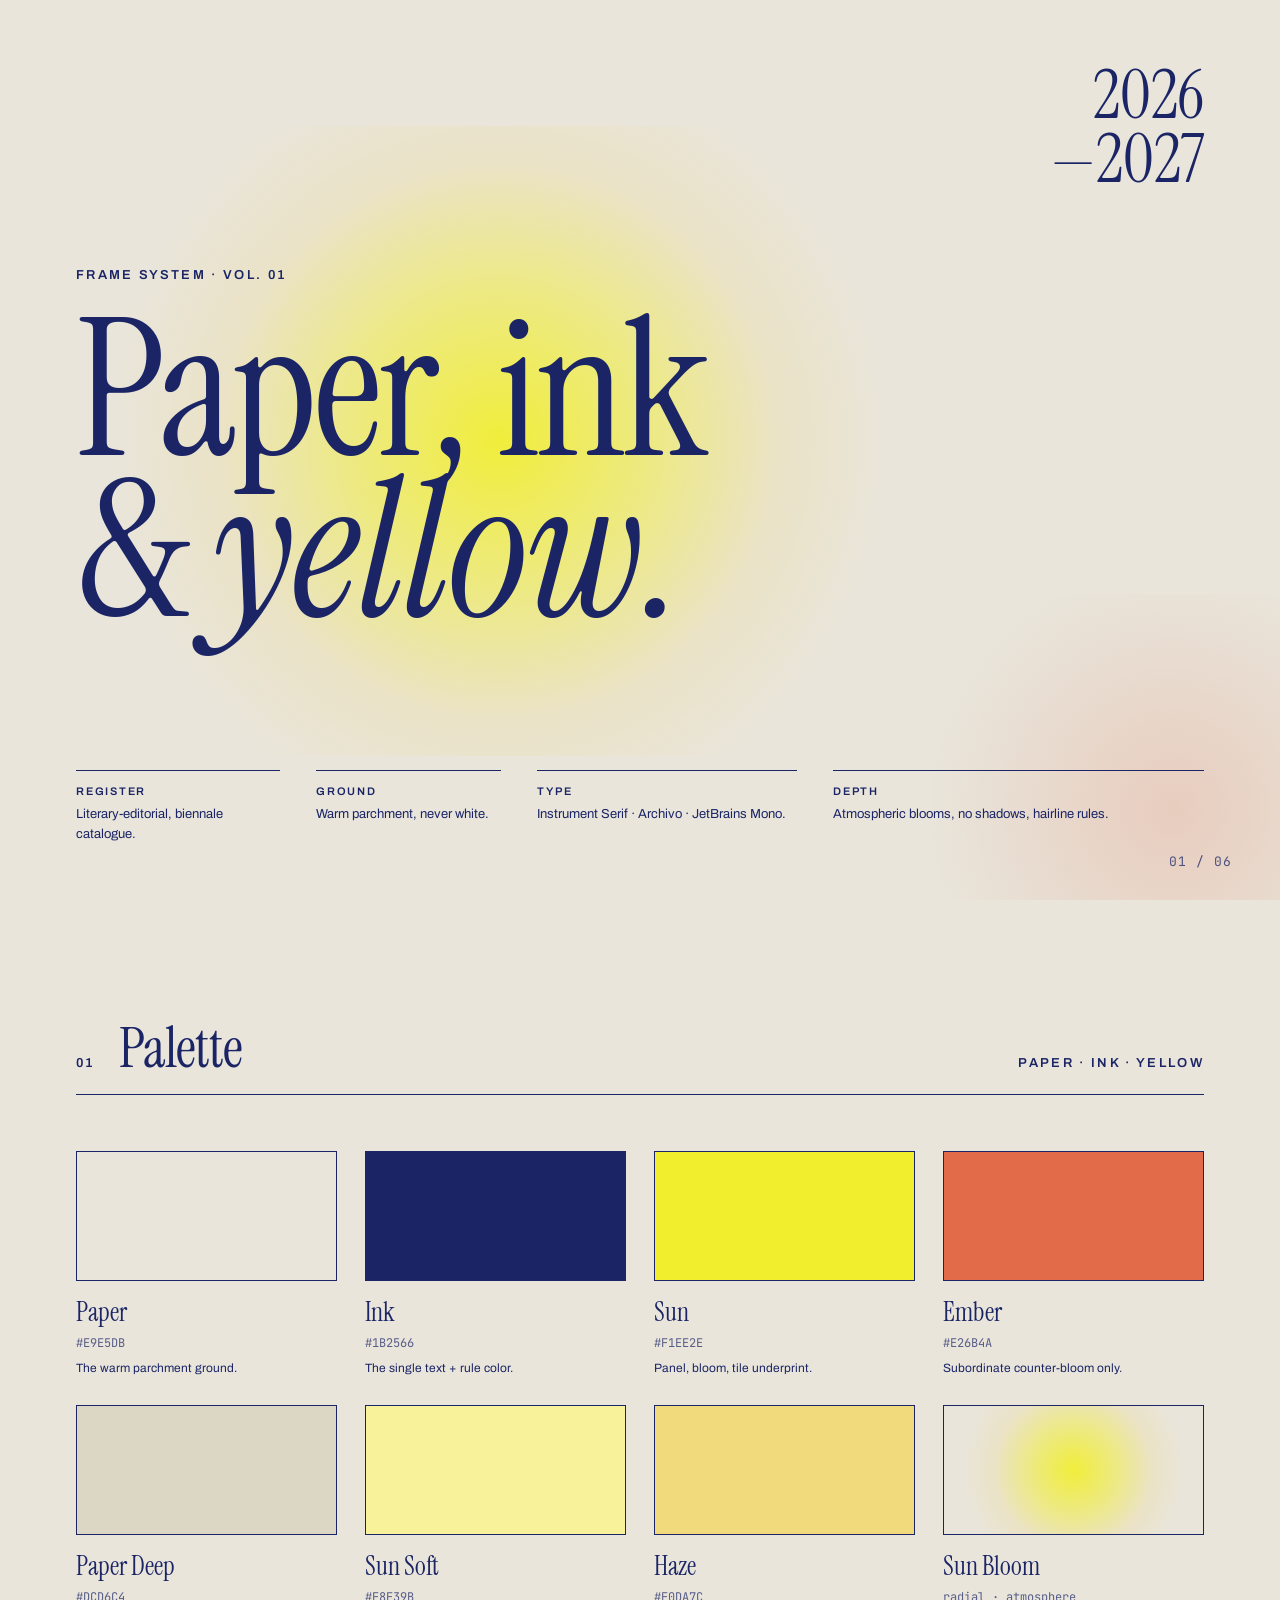
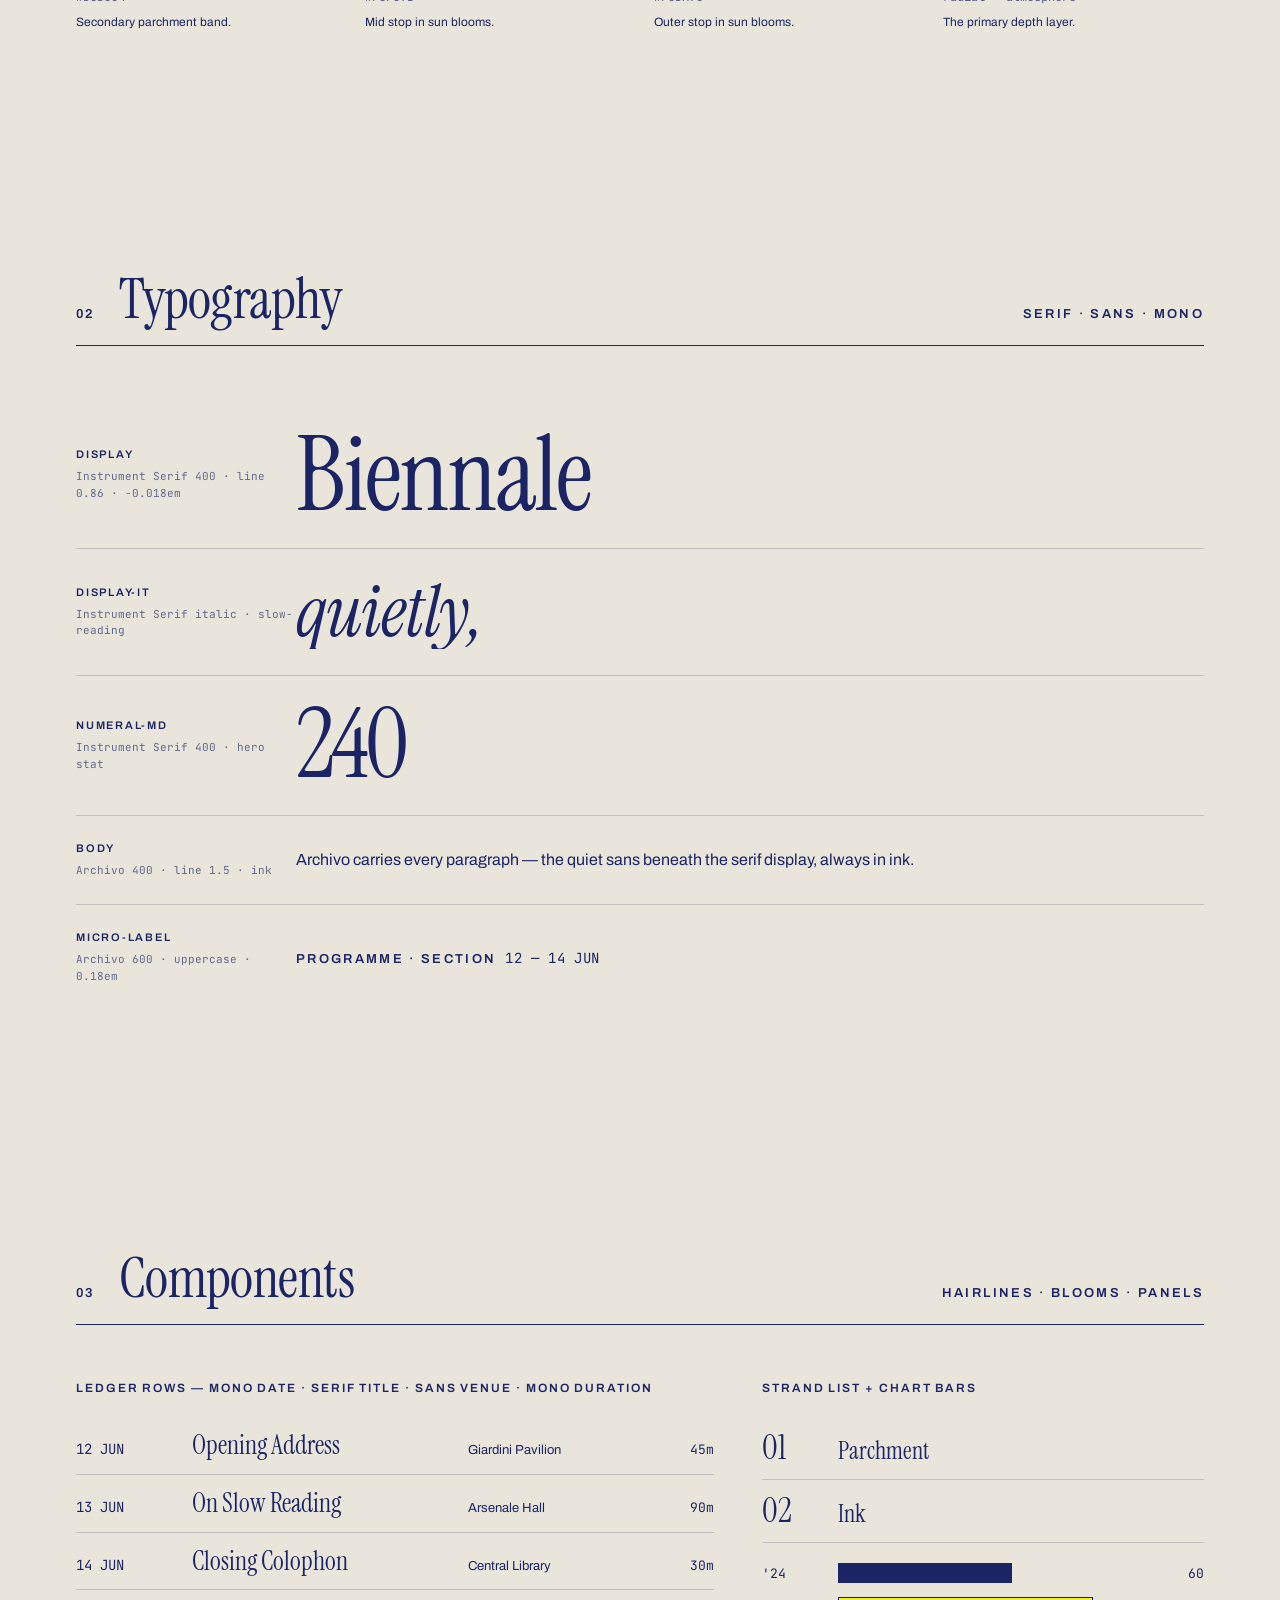
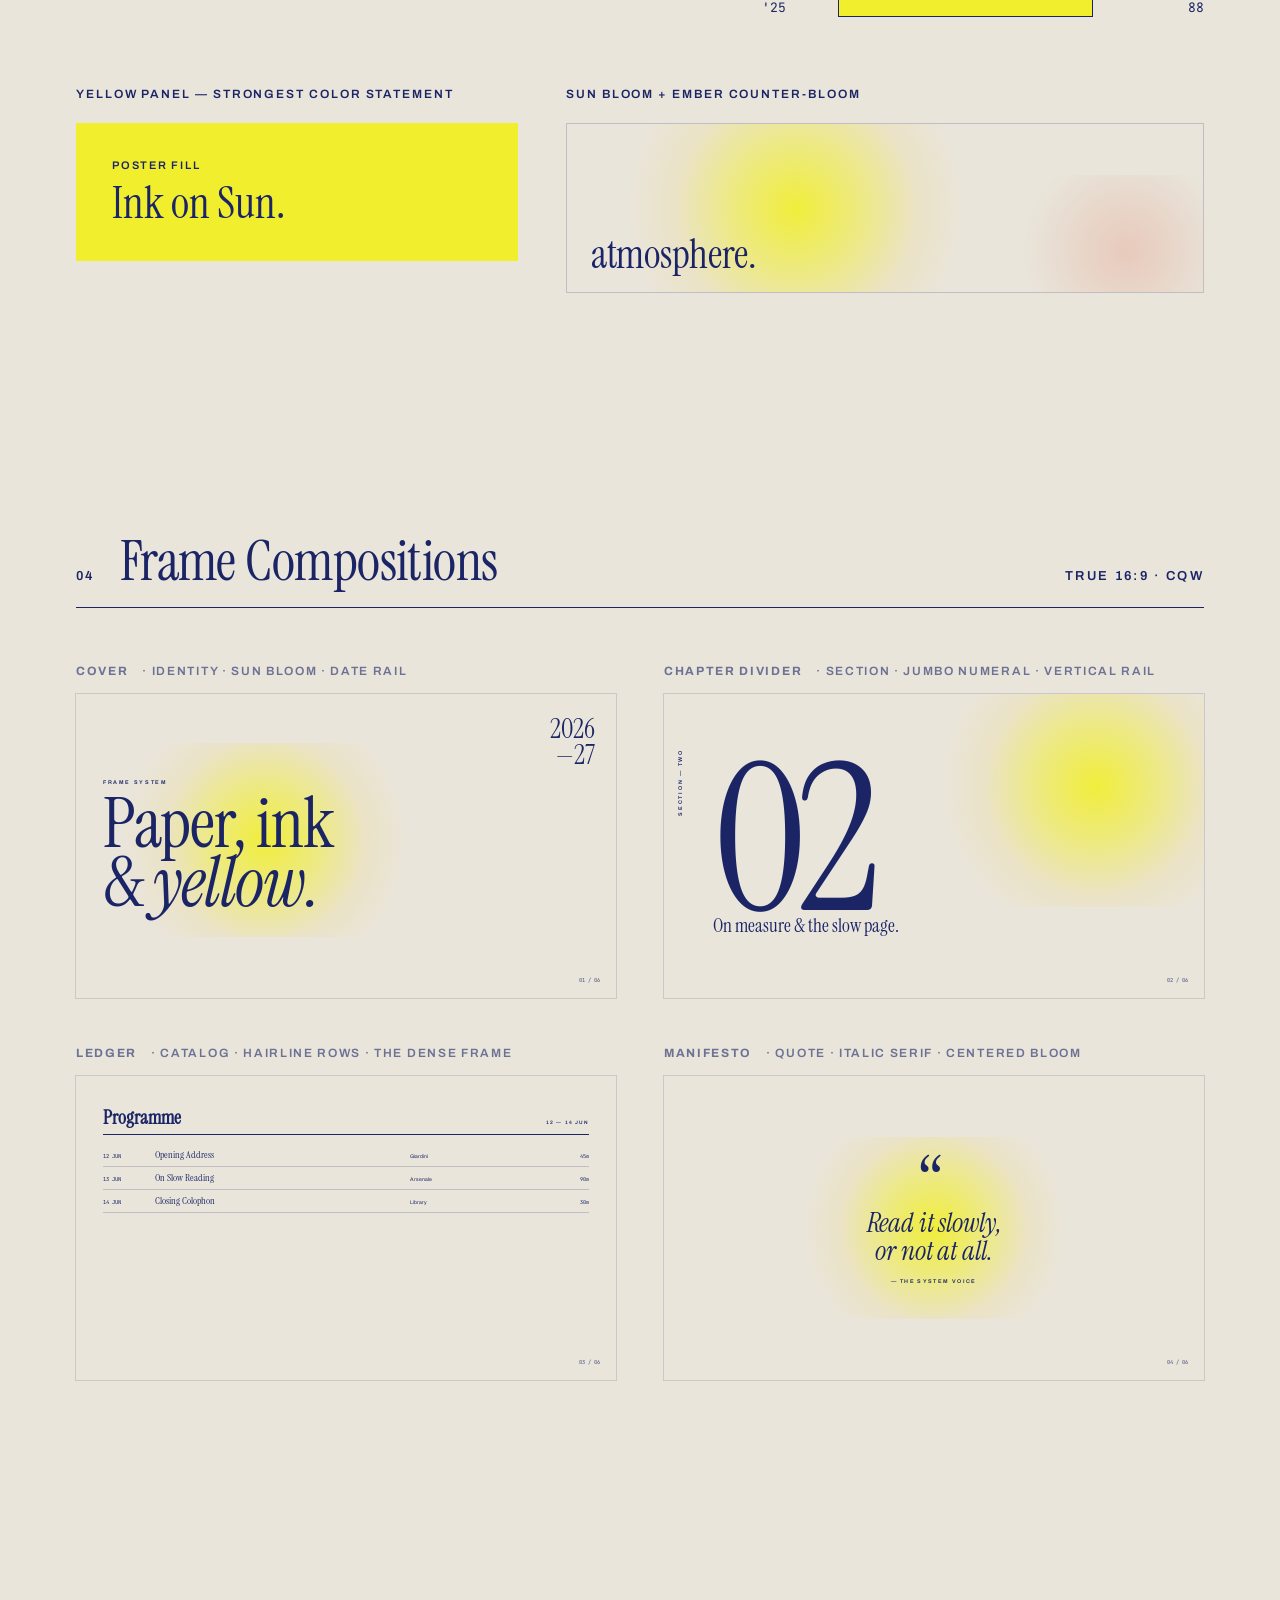
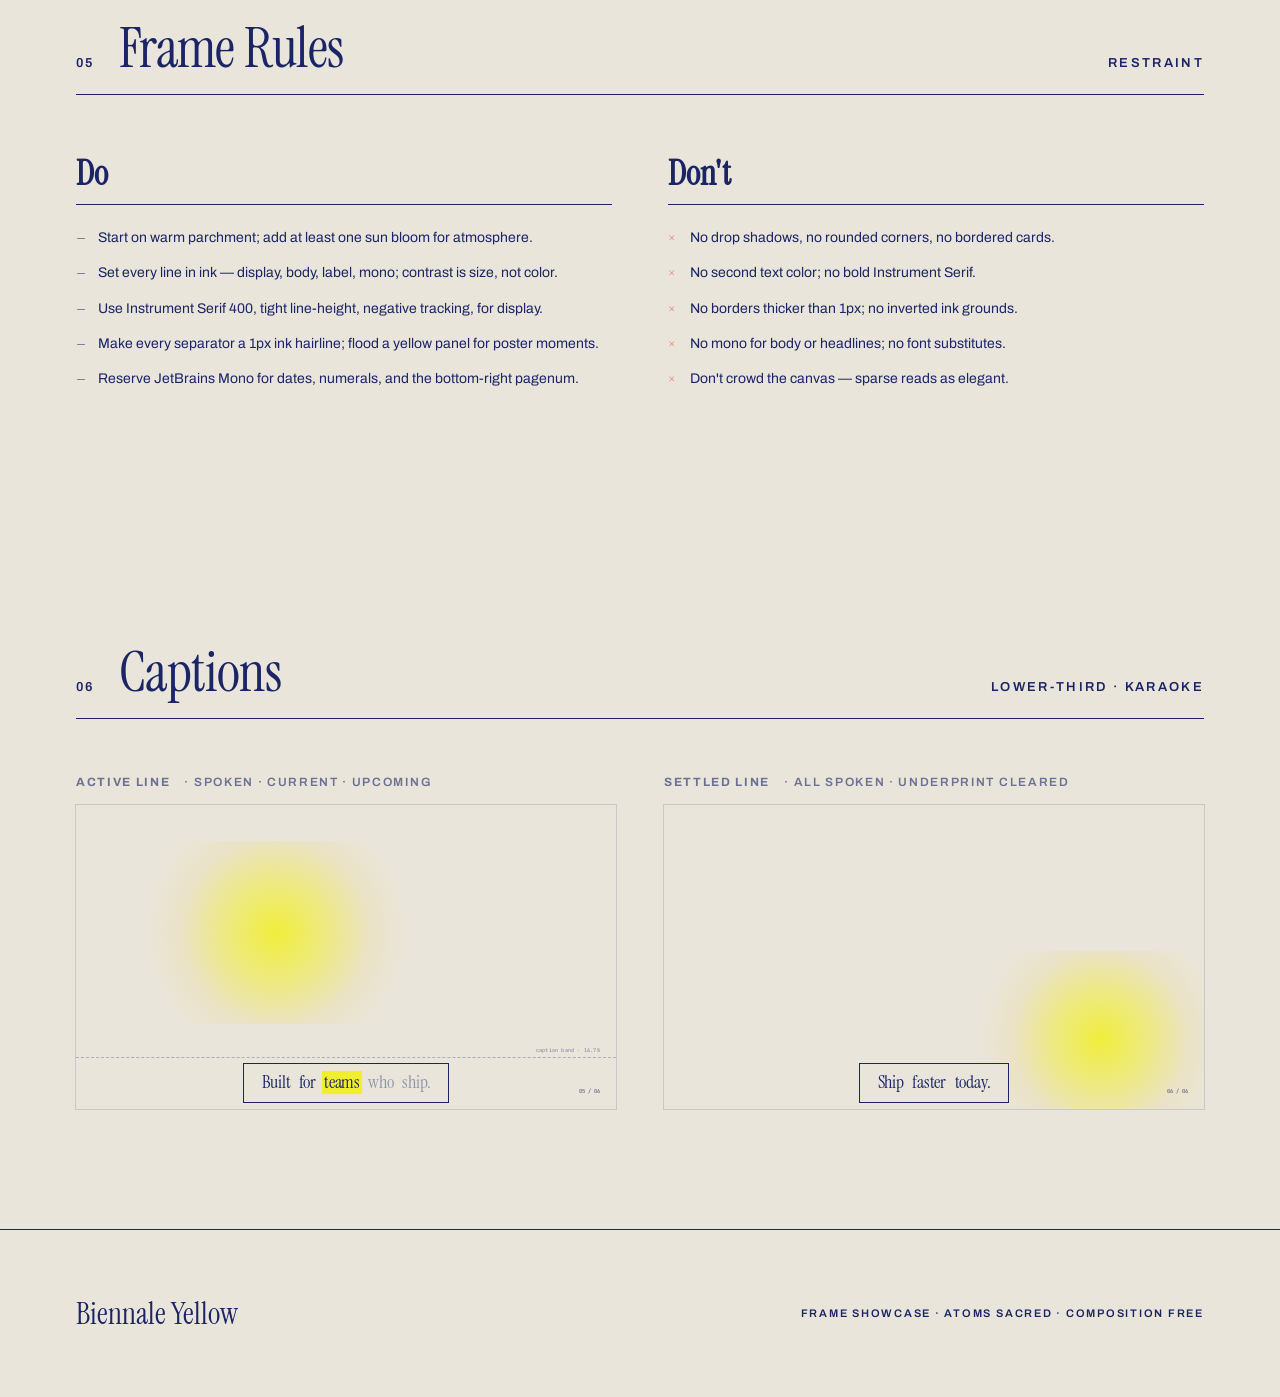
<file: .claude/skills/hyperframes/assets/frame-presets/biennale-yellow/frame-showcase.html>
<!doctype html>
<html lang="en">
  <head>
    <meta charset="utf-8" />
    <meta name="viewport" content="width=device-width,initial-scale=1" />
    <title>Biennale Yellow</title>
    <link rel="preconnect" href="https://fonts.googleapis.com" />
    <link rel="preconnect" href="https://fonts.gstatic.com" crossorigin />
    <link
      href="https://fonts.googleapis.com/css2?family=Instrument+Serif:ital@0;1&family=Archivo:wght@400;600&family=JetBrains+Mono:wght@400&display=swap"
      rel="stylesheet"
    />
    <style id="ds-tokens">
      :root {
        --paper: #e9e5db;
        --paper-deep: #dcd6c4;
        --sun: #f1ee2e;
        --sun-soft: #f8f39b;
        --haze: #f0da7c;
        --ink: #1b2566;
        --ember: #e26b4a;
        --serif: "Instrument Serif", Georgia, serif;
        --sans: "Archivo", sans-serif;
        --mono: "JetBrains Mono", ui-monospace, monospace;
        --bloom: radial-gradient(
          circle at 50% 50%,
          rgba(241, 238, 46, 0.92) 0%,
          rgba(241, 238, 46, 0.5) 30%,
          rgba(240, 218, 124, 0.22) 55%,
          rgba(233, 229, 219, 0) 78%
        );
      }
      * {
        margin: 0;
        padding: 0;
        box-sizing: border-box;
      }
      html {
        background: #0c0d1a;
      }
      body {
        background: var(--paper);
        color: var(--ink);
        font-family: var(--sans);
        -webkit-font-smoothing: antialiased;
      }
      .serif {
        font-family: var(--serif);
        font-weight: 400;
        letter-spacing: -0.018em;
        line-height: 0.9;
      }
      .micro {
        font-family: var(--sans);
        font-weight: 600;
        text-transform: uppercase;
        letter-spacing: 0.18em;
        font-size: 13px;
      }

      section {
        padding: 120px 76px;
        position: relative;
        overflow: hidden;
      }
      .sec-head {
        display: flex;
        align-items: baseline;
        gap: 24px;
        border-bottom: 1px solid var(--ink);
        padding-bottom: 18px;
        margin-bottom: 56px;
        position: relative;
        z-index: 2;
      }
      .sec-head .micro {
        color: var(--ink);
      }
      .sec-head h2 {
        font-family: var(--serif);
        font-weight: 400;
        font-size: 56px;
        line-height: 1;
        letter-spacing: -0.01em;
      }
      .sec-head .sp {
        flex: 1;
      }

      /* COVER */
      .cover {
        min-height: 100vh;
        padding: 0;
        display: flex;
        flex-direction: column;
        justify-content: center;
        position: relative;
        overflow: hidden;
      }
      .cover .bloom {
        position: absolute;
        width: 62%;
        height: 70%;
        left: 8%;
        top: 14%;
        background: var(--bloom);
        z-index: 0;
        pointer-events: none;
      }
      .cover .ember {
        position: absolute;
        width: 36%;
        height: 40%;
        right: -6%;
        bottom: -6%;
        background: radial-gradient(
          circle at 60% 60%,
          rgba(226, 107, 74, 0.2) 0%,
          rgba(226, 107, 74, 0) 70%
        );
        z-index: 0;
        pointer-events: none;
      }
      .cover .daterail {
        position: absolute;
        top: 64px;
        right: 76px;
        font-family: var(--serif);
        font-weight: 400;
        font-size: clamp(48px, 5.2vw, 84px);
        line-height: 0.96;
        text-align: right;
        letter-spacing: -0.005em;
        z-index: 2;
      }
      .cover .inner {
        padding: 0 76px;
        position: relative;
        z-index: 2;
      }
      .cover .micro {
        margin-bottom: 28px;
      }
      .cover h1 {
        font-family: var(--serif);
        font-weight: 400;
        font-size: clamp(110px, 15vw, 230px);
        line-height: 0.84;
        letter-spacing: -0.018em;
      }
      .cover h1 em {
        font-style: italic;
        letter-spacing: -0.005em;
      }
      .cover .footer {
        position: absolute;
        bottom: 0;
        left: 0;
        right: 0;
        display: grid;
        grid-template-columns: 1.1fr 1fr 1.4fr 2fr;
        gap: 36px;
        padding: 0 76px 56px;
        z-index: 2;
      }
      .cover .fcell {
        border-top: 1px solid var(--ink);
        padding-top: 14px;
      }
      .cover .fcell .t {
        font-family: var(--sans);
        font-weight: 600;
        text-transform: uppercase;
        letter-spacing: 0.16em;
        font-size: 11px;
        margin-bottom: 8px;
      }
      .cover .fcell .b {
        font-family: var(--sans);
        font-weight: 400;
        font-size: 13px;
        line-height: 1.5;
        color: var(--ink);
      }
      .cover .pagenum {
        position: absolute;
        bottom: 30px;
        right: 48px;
        font-family: var(--mono);
        font-size: 13px;
        letter-spacing: 0.08em;
        opacity: 0.75;
        z-index: 2;
      }

      /* PALETTE */
      .swatches {
        display: grid;
        grid-template-columns: repeat(4, 1fr);
        gap: 28px;
        position: relative;
        z-index: 2;
      }
      .sw .chip {
        height: 130px;
        border: 1px solid var(--ink);
      }
      .sw .name {
        font-family: var(--serif);
        font-size: 26px;
        margin-top: 14px;
      }
      .sw .hex {
        font-family: var(--mono);
        font-size: 12px;
        color: var(--ink);
        opacity: 0.7;
        margin-top: 6px;
      }
      .sw .role {
        font-family: var(--sans);
        font-size: 12px;
        line-height: 1.5;
        color: var(--ink);
        margin-top: 8px;
      }

      /* TYPE */
      .type-row {
        display: grid;
        grid-template-columns: 220px 1fr;
        align-items: center;
        padding: 26px 0;
        border-bottom: 1px solid rgba(27, 37, 102, 0.2);
      }
      .type-row .tok {
        font-family: var(--sans);
        font-weight: 600;
        text-transform: uppercase;
        letter-spacing: 0.16em;
        font-size: 11px;
      }
      .type-row .m {
        font-family: var(--mono);
        font-size: 11px;
        color: var(--ink);
        opacity: 0.65;
        margin-top: 8px;
        line-height: 1.5;
      }
      .type-row .spec {
        overflow: hidden;
      }

      /* COMPONENTS */
      .cnote {
        font-family: var(--sans);
        font-weight: 600;
        text-transform: uppercase;
        letter-spacing: 0.16em;
        font-size: 12px;
        margin-bottom: 22px;
      }
      .cgrid {
        display: grid;
        grid-template-columns: repeat(12, 1fr);
        gap: 48px;
        margin-bottom: 56px;
      }
      .s4 {
        grid-column: span 4;
      }
      .s5 {
        grid-column: span 5;
      }
      .s6 {
        grid-column: span 6;
      }
      .s7 {
        grid-column: span 7;
      }
      .s8 {
        grid-column: span 8;
      }
      .ledger .row {
        display: grid;
        grid-template-columns: 92px 1.6fr 0.9fr 80px;
        gap: 24px;
        padding: 14px 0;
        border-bottom: 1px solid rgba(27, 37, 102, 0.2);
        align-items: baseline;
      }
      .ledger .dt {
        font-family: var(--mono);
        font-size: 14px;
      }
      .ledger .ti {
        font-family: var(--serif);
        font-size: 26px;
        line-height: 1.1;
      }
      .ledger .vn {
        font-family: var(--sans);
        font-size: 13px;
        color: var(--ink);
      }
      .ledger .du {
        font-family: var(--mono);
        font-size: 13px;
        text-align: right;
      }
      .strand .row {
        display: grid;
        grid-template-columns: 56px 1fr;
        gap: 20px;
        padding: 14px 0;
        border-bottom: 1px solid rgba(27, 37, 102, 0.2);
        align-items: baseline;
      }
      .strand .nm {
        font-family: var(--serif);
        font-size: 34px;
        line-height: 1;
      }
      .strand .ti {
        font-family: var(--serif);
        font-size: 24px;
        line-height: 1.1;
      }
      .strand .bd {
        font-family: var(--sans);
        font-size: 13px;
        line-height: 1.5;
        color: var(--ink);
        margin-top: 4px;
      }
      .bars .row {
        display: grid;
        grid-template-columns: 60px 1fr 60px;
        gap: 16px;
        align-items: center;
        margin-bottom: 14px;
      }
      .bars .yr {
        font-family: var(--mono);
        font-size: 13px;
      }
      .bars .bar {
        height: 20px;
        background: var(--ink);
      }
      .bars .bar.lit {
        background: var(--sun);
        border: 1px solid var(--ink);
      }
      .bars .vl {
        font-family: var(--mono);
        font-size: 13px;
        text-align: right;
      }
      .ypanel {
        background: var(--sun);
        padding: 36px;
        color: var(--ink);
      }
      .ypanel .l {
        font-family: var(--sans);
        font-weight: 600;
        text-transform: uppercase;
        letter-spacing: 0.16em;
        font-size: 11px;
      }
      .ypanel .h {
        font-family: var(--serif);
        font-size: 44px;
        line-height: 0.95;
        margin-top: 12px;
      }

      /* COMPOSITIONS */
      .gallery {
        display: grid;
        grid-template-columns: 1fr 1fr;
        gap: 48px;
        position: relative;
        z-index: 2;
      }
      .fw .flabel {
        display: flex;
        gap: 14px;
        align-items: baseline;
        margin-bottom: 16px;
        font-family: var(--sans);
        font-weight: 600;
        text-transform: uppercase;
        letter-spacing: 0.14em;
        font-size: 12px;
        color: var(--ink);
        opacity: 0.6;
      }
      .fw .flabel b {
        opacity: 1;
      }
      .frame {
        aspect-ratio: 16/9;
        container-type: size;
        position: relative;
        overflow: hidden;
        background: var(--paper);
        box-shadow: 0 0 0 1px rgba(27, 37, 102, 0.15);
      }
      .frame > .body {
        position: absolute;
        inset: 0;
        z-index: 3;
      }
      .frame .bloom {
        position: absolute;
        background: var(--bloom);
        z-index: 1;
        pointer-events: none;
      }
      .frame .pn {
        position: absolute;
        right: 3cqw;
        bottom: 2.6cqw;
        font-family: var(--mono);
        font-size: 1cqw;
        opacity: 0.75;
        z-index: 4;
      }

      /* f1 cover */
      .yf1 .bloom {
        width: 58%;
        height: 64%;
        left: 6%;
        top: 16%;
      }
      .yf1 .body {
        display: flex;
        flex-direction: column;
        justify-content: center;
        padding: 0 5cqw;
      }
      .yf1 .micro {
        font-family: var(--sans);
        font-weight: 600;
        text-transform: uppercase;
        letter-spacing: 0.3cqw;
        font-size: 1cqw;
        margin-bottom: 1.8cqw;
      }
      .yf1 h3 {
        font-family: var(--serif);
        font-weight: 400;
        font-size: 13cqw;
        line-height: 0.84;
        letter-spacing: -0.018em;
      }
      .yf1 h3 em {
        font-style: italic;
      }
      .yf1 .dr {
        position: absolute;
        top: 4cqw;
        right: 4cqw;
        font-family: var(--serif);
        font-size: 5cqw;
        line-height: 0.96;
        text-align: right;
        letter-spacing: -0.005em;
        z-index: 4;
      }

      /* f2 chapter divider */
      .yf2 .bloom {
        width: 60%;
        height: 80%;
        right: -10%;
        top: -10%;
        left: auto;
      }
      .yf2 .rail {
        position: absolute;
        left: 3cqw;
        top: 50%;
        transform: rotate(-90deg) translateX(50%);
        transform-origin: left center;
        font-family: var(--sans);
        font-weight: 600;
        text-transform: uppercase;
        letter-spacing: 0.32em;
        font-size: 1cqw;
        white-space: nowrap;
        z-index: 4;
      }
      .yf2 .body {
        display: flex;
        flex-direction: column;
        justify-content: center;
        padding: 0 5cqw 0 9cqw;
      }
      .yf2 .num {
        font-family: var(--serif);
        font-weight: 400;
        font-size: 38cqw;
        line-height: 0.84;
        letter-spacing: -0.04em;
        color: var(--ink);
      }
      .yf2 .ti {
        font-family: var(--serif);
        font-size: 3.6cqw;
        line-height: 1.05;
        margin-top: -2cqw;
        max-width: 46cqw;
      }

      /* f3 ledger */
      .yf3 .body {
        padding: 6cqw 5cqw;
        display: flex;
        flex-direction: column;
      }
      .yf3 .top {
        display: flex;
        justify-content: space-between;
        align-items: baseline;
        border-bottom: 1px solid var(--ink);
        padding-bottom: 1.2cqw;
        margin-bottom: 1.6cqw;
      }
      .yf3 .top h4 {
        font-family: var(--serif);
        font-size: 3.6cqw;
        line-height: 1;
      }
      .yf3 .top .micro {
        font-family: var(--sans);
        font-weight: 600;
        text-transform: uppercase;
        letter-spacing: 0.2cqw;
        font-size: 0.9cqw;
      }
      .yf3 .row {
        display: grid;
        grid-template-columns: 8cqw 1.6fr 0.9fr 6cqw;
        gap: 1.6cqw;
        padding: 1cqw 0;
        border-bottom: 1px solid rgba(27, 37, 102, 0.2);
        align-items: baseline;
      }
      .yf3 .dt {
        font-family: var(--mono);
        font-size: 1cqw;
      }
      .yf3 .ti {
        font-family: var(--serif);
        font-size: 1.9cqw;
        line-height: 1.1;
      }
      .yf3 .vn {
        font-family: var(--sans);
        font-size: 0.95cqw;
      }
      .yf3 .du {
        font-family: var(--mono);
        font-size: 0.95cqw;
        text-align: right;
      }

      /* f4 manifesto */
      .yf4 .bloom {
        width: 54%;
        height: 60%;
        left: 50%;
        top: 50%;
        transform: translate(-50%, -50%);
      }
      .yf4 .body {
        display: flex;
        flex-direction: column;
        justify-content: center;
        align-items: center;
        text-align: center;
        padding: 0 9cqw;
      }
      .yf4 .qm {
        font-family: var(--serif);
        font-size: 14cqw;
        line-height: 0.5;
        height: 7cqw;
      }
      .yf4 .q {
        font-family: var(--serif);
        font-style: italic;
        font-size: 5cqw;
        line-height: 1.04;
        letter-spacing: -0.005em;
      }
      .yf4 .at {
        font-family: var(--sans);
        font-weight: 600;
        text-transform: uppercase;
        letter-spacing: 0.25cqw;
        font-size: 1cqw;
        margin-top: 2.4cqw;
      }

      /* PRINCIPLES */
      .dos {
        display: grid;
        grid-template-columns: 1fr 1fr;
        gap: 56px;
        position: relative;
        z-index: 2;
      }
      .do-card h4 {
        font-family: var(--serif);
        font-size: 34px;
        margin-bottom: 8px;
      }
      .do-card .rule {
        height: 1px;
        background: var(--ink);
        margin-bottom: 22px;
      }
      .do-card ul {
        list-style: none;
      }
      .do-card li {
        font-family: var(--sans);
        font-size: 14px;
        line-height: 1.6;
        padding-left: 22px;
        position: relative;
        margin-bottom: 13px;
        color: var(--ink);
      }
      .do-card li::before {
        position: absolute;
        left: 0;
        font-family: var(--serif);
      }
      .do-card.do li::before {
        content: "\2014";
      }
      .do-card.dont li::before {
        content: "\00d7";
        color: var(--ember);
      }

      .foot {
        padding: 64px 76px;
        border-top: 1px solid var(--ink);
        display: flex;
        justify-content: space-between;
        align-items: center;
      }
      .foot .l {
        font-family: var(--serif);
        font-size: 30px;
      }
      .foot .r {
        font-family: var(--sans);
        font-weight: 600;
        text-transform: uppercase;
        letter-spacing: 0.16em;
        font-size: 11px;
      }
      @media (max-width: 1100px) {
        .gallery {
          grid-template-columns: 1fr;
        }
        .swatches {
          grid-template-columns: 1fr 1fr;
        }
      }
    </style>
    <link
      rel="stylesheet"
      href="https://fonts.googleapis.com/css2?family=Instrument+Serif:ital,wght@0,400;1,400&display=swap"
    />
    <link
      rel="stylesheet"
      href="https://fonts.googleapis.com/css2?family=Archivo:wght@400;500;600;700&display=swap"
    />
    <style id="ft-override">
      :root {
        --primary: #e9e5db !important;
        --secondary: #1b2566 !important;
        --tertiary: #dcd6c4 !important;
        --accent: #f1ee2e !important;
        --f-disp: "Instrument Serif", sans-serif !important;
        --f-body: "Archivo", sans-serif !important;
        --paper: #e9e5db !important;
        --paper-deep: #dcd6c4 !important;
        --sun: #f1ee2e !important;
        --ink: #1b2566 !important;
        --serif: "Instrument Serif", sans-serif !important;
        --sans: "Archivo", sans-serif !important;
        --sun-soft: #f8f39b !important;
        --haze: #f0da7c !important;
        --ember: #e26b4a !important;
      }
    </style>
  </head>
  <body>
    <!-- COVER -->
    <section class="cover">
      <div class="bloom"></div>
      <div class="ember"></div>
      <div class="daterail">2026<br />—2027</div>
      <div class="inner">
        <div class="micro">Frame System · Vol. 01</div>
        <h1>Paper, ink<br />&amp; <em>yellow.</em></h1>
      </div>
      <div class="footer">
        <div class="fcell">
          <div class="t">Register</div>
          <div class="b">Literary-editorial, biennale catalogue.</div>
        </div>
        <div class="fcell">
          <div class="t">Ground</div>
          <div class="b">Warm parchment, never white.</div>
        </div>
        <div class="fcell">
          <div class="t">Type</div>
          <div class="b">Instrument Serif · Archivo · JetBrains Mono.</div>
        </div>
        <div class="fcell">
          <div class="t">Depth</div>
          <div class="b">Atmospheric blooms, no shadows, hairline rules.</div>
        </div>
      </div>
      <div class="pagenum">01 / 06</div>
    </section>

    <!-- PALETTE -->
    <section>
      <div class="sec-head">
        <span class="micro">01</span>
        <h2>Palette</h2>
        <span class="sp"></span><span class="micro">Paper · Ink · Yellow</span>
      </div>
      <div class="swatches">
        <div class="sw">
          <div class="chip" style="background: var(--paper)"></div>
          <div class="name">Paper</div>
          <div class="hex">#E9E5DB</div>
          <div class="role">The warm parchment ground.</div>
        </div>
        <div class="sw">
          <div class="chip" style="background: var(--ink)"></div>
          <div class="name">Ink</div>
          <div class="hex">#1B2566</div>
          <div class="role">The single text + rule color.</div>
        </div>
        <div class="sw">
          <div class="chip" style="background: var(--sun)"></div>
          <div class="name">Sun</div>
          <div class="hex">#F1EE2E</div>
          <div class="role">Panel, bloom, tile underprint.</div>
        </div>
        <div class="sw">
          <div class="chip" style="background: var(--ember)"></div>
          <div class="name">Ember</div>
          <div class="hex">#E26B4A</div>
          <div class="role">Subordinate counter-bloom only.</div>
        </div>
        <div class="sw">
          <div class="chip" style="background: var(--paper-deep)"></div>
          <div class="name">Paper Deep</div>
          <div class="hex">#DCD6C4</div>
          <div class="role">Secondary parchment band.</div>
        </div>
        <div class="sw">
          <div class="chip" style="background: var(--sun-soft)"></div>
          <div class="name">Sun Soft</div>
          <div class="hex">#F8F39B</div>
          <div class="role">Mid stop in sun blooms.</div>
        </div>
        <div class="sw">
          <div class="chip" style="background: var(--haze)"></div>
          <div class="name">Haze</div>
          <div class="hex">#F0DA7C</div>
          <div class="role">Outer stop in sun blooms.</div>
        </div>
        <div class="sw">
          <div class="chip" style="background: var(--bloom), var(--paper)"></div>
          <div class="name">Sun Bloom</div>
          <div class="hex">radial · atmosphere</div>
          <div class="role">The primary depth layer.</div>
        </div>
      </div>
    </section>

    <!-- TYPOGRAPHY -->
    <section>
      <div class="sec-head">
        <span class="micro">02</span>
        <h2>Typography</h2>
        <span class="sp"></span><span class="micro">Serif · Sans · Mono</span>
      </div>
      <div class="type-row">
        <div>
          <div class="tok">display</div>
          <div class="m">Instrument Serif 400 · line 0.86 · −0.018em</div>
        </div>
        <div class="spec"><span class="serif" style="font-size: 104px">Biennale</span></div>
      </div>
      <div class="type-row">
        <div>
          <div class="tok">display-it</div>
          <div class="m">Instrument Serif italic · slow-reading</div>
        </div>
        <div class="spec">
          <span class="serif" style="font-style: italic; font-size: 72px; line-height: 1.04"
            >quietly,</span
          >
        </div>
      </div>
      <div class="type-row">
        <div>
          <div class="tok">numeral-md</div>
          <div class="m">Instrument Serif 400 · hero stat</div>
        </div>
        <div class="spec">
          <span class="serif" style="font-size: 96px; letter-spacing: -0.04em">240</span>
        </div>
      </div>
      <div class="type-row">
        <div>
          <div class="tok">body</div>
          <div class="m">Archivo 400 · line 1.5 · ink</div>
        </div>
        <div class="spec">
          <p style="font-family: var(--sans); font-size: 16px; line-height: 1.5; max-width: 620px">
            Archivo carries every paragraph — the quiet sans beneath the serif display, always in
            ink.
          </p>
        </div>
      </div>
      <div class="type-row" style="border-bottom: 0">
        <div>
          <div class="tok">micro-label</div>
          <div class="m">Archivo 600 · uppercase · 0.18em</div>
        </div>
        <div class="spec">
          <span class="micro">Programme · Section</span> &nbsp;
          <span
            class="serif"
            style="font-family: var(--mono); font-size: 14px; letter-spacing: 0.04em"
            >12 — 14 JUN</span
          >
        </div>
      </div>
    </section>

    <!-- COMPONENTS -->
    <section>
      <div class="sec-head">
        <span class="micro">03</span>
        <h2>Components</h2>
        <span class="sp"></span><span class="micro">Hairlines · Blooms · Panels</span>
      </div>

      <div class="cgrid">
        <div class="s7">
          <div class="cnote">
            Ledger rows — mono date · serif title · sans venue · mono duration
          </div>
          <div class="ledger">
            <div class="row">
              <span class="dt">12 JUN</span><span class="ti">Opening Address</span
              ><span class="vn">Giardini Pavilion</span><span class="du">45m</span>
            </div>
            <div class="row">
              <span class="dt">13 JUN</span><span class="ti">On Slow Reading</span
              ><span class="vn">Arsenale Hall</span><span class="du">90m</span>
            </div>
            <div class="row">
              <span class="dt">14 JUN</span><span class="ti">Closing Colophon</span
              ><span class="vn">Central Library</span><span class="du">30m</span>
            </div>
          </div>
        </div>
        <div class="s5">
          <div class="cnote">Strand list + chart bars</div>
          <div class="strand">
            <div class="row">
              <span class="nm">01</span>
              <div><div class="ti">Parchment</div></div>
            </div>
            <div class="row">
              <span class="nm">02</span>
              <div><div class="ti">Ink</div></div>
            </div>
          </div>
          <div class="bars" style="margin-top: 20px">
            <div class="row">
              <span class="yr">'24</span><span class="bar" style="width: 60%"></span
              ><span class="vl">60</span>
            </div>
            <div class="row">
              <span class="yr">'25</span><span class="bar lit" style="width: 88%"></span
              ><span class="vl">88</span>
            </div>
          </div>
        </div>
      </div>

      <div class="cgrid" style="margin-bottom: 0">
        <div class="s5">
          <div class="cnote">Yellow panel — strongest color statement</div>
          <div class="ypanel">
            <div class="l">Poster Fill</div>
            <div class="h">Ink on Sun.</div>
          </div>
        </div>
        <div class="s7">
          <div class="cnote">Sun bloom + ember counter-bloom</div>
          <div
            style="
              position: relative;
              height: 170px;
              border: 1px solid rgba(27, 37, 102, 0.2);
              overflow: hidden;
            "
          >
            <div
              style="
                position: absolute;
                width: 60%;
                height: 130%;
                left: 6%;
                top: -15%;
                background: var(--bloom);
              "
            ></div>
            <div
              style="
                position: absolute;
                width: 40%;
                height: 90%;
                right: -8%;
                bottom: -20%;
                background: radial-gradient(circle, rgba(226, 107, 74, 0.22), transparent 70%);
              "
            ></div>
            <div style="position: absolute; left: 24px; bottom: 20px" class="serif">
              <span style="font-size: 40px">atmosphere.</span>
            </div>
          </div>
        </div>
      </div>
    </section>

    <!-- COMPOSITIONS -->
    <section>
      <div class="sec-head">
        <span class="micro">04</span>
        <h2>Frame Compositions</h2>
        <span class="sp"></span><span class="micro">True 16:9 · cqw</span>
      </div>
      <div class="gallery">
        <div class="fw">
          <div class="flabel"><b>Cover</b><span>· identity · sun bloom · date rail</span></div>
          <div class="frame yf1">
            <div class="bloom"></div>
            <div class="dr">2026<br />—27</div>
            <div class="body">
              <div class="micro">Frame System</div>
              <h3>Paper, ink<br />&amp; <em>yellow.</em></h3>
            </div>
            <div class="pn">01 / 06</div>
          </div>
        </div>

        <div class="fw">
          <div class="flabel">
            <b>Chapter Divider</b><span>· section · jumbo numeral · vertical rail</span>
          </div>
          <div class="frame yf2">
            <div class="bloom"></div>
            <div class="rail">Section — Two</div>
            <div class="body">
              <div class="num">02</div>
              <div class="ti">On measure &amp; the slow page.</div>
            </div>
            <div class="pn">02 / 06</div>
          </div>
        </div>

        <div class="fw">
          <div class="flabel">
            <b>Ledger</b><span>· catalog · hairline rows · the dense frame</span>
          </div>
          <div class="frame yf3">
            <div class="body">
              <div class="top">
                <h4>Programme</h4>
                <span class="micro">12 — 14 JUN</span>
              </div>
              <div class="row">
                <span class="dt">12 JUN</span><span class="ti">Opening Address</span
                ><span class="vn">Giardini</span><span class="du">45m</span>
              </div>
              <div class="row">
                <span class="dt">13 JUN</span><span class="ti">On Slow Reading</span
                ><span class="vn">Arsenale</span><span class="du">90m</span>
              </div>
              <div class="row">
                <span class="dt">14 JUN</span><span class="ti">Closing Colophon</span
                ><span class="vn">Library</span><span class="du">30m</span>
              </div>
            </div>
            <div class="pn">03 / 06</div>
          </div>
        </div>

        <div class="fw">
          <div class="flabel">
            <b>Manifesto</b><span>· quote · italic serif · centered bloom</span>
          </div>
          <div class="frame yf4">
            <div class="bloom"></div>
            <div class="body">
              <div class="qm">&ldquo;</div>
              <div class="q">Read it slowly,<br />or not at all.</div>
              <div class="at">— The System Voice</div>
            </div>
            <div class="pn">04 / 06</div>
          </div>
        </div>
      </div>
    </section>

    <!-- PRINCIPLES -->
    <section>
      <div class="sec-head">
        <span class="micro">05</span>
        <h2>Frame Rules</h2>
        <span class="sp"></span><span class="micro">Restraint</span>
      </div>
      <div class="dos">
        <div class="do-card do">
          <h4>Do</h4>
          <div class="rule"></div>
          <ul>
            <li>Start on warm parchment; add at least one sun bloom for atmosphere.</li>
            <li>
              Set every line in ink — display, body, label, mono; contrast is size, not color.
            </li>
            <li>Use Instrument Serif 400, tight line-height, negative tracking, for display.</li>
            <li>
              Make every separator a 1px ink hairline; flood a yellow panel for poster moments.
            </li>
            <li>Reserve JetBrains Mono for dates, numerals, and the bottom-right pagenum.</li>
          </ul>
        </div>
        <div class="do-card dont">
          <h4>Don't</h4>
          <div class="rule"></div>
          <ul>
            <li>No drop shadows, no rounded corners, no bordered cards.</li>
            <li>No second text color; no bold Instrument Serif.</li>
            <li>No borders thicker than 1px; no inverted ink grounds.</li>
            <li>No mono for body or headlines; no font substitutes.</li>
            <li>Don't crowd the canvas — sparse reads as elegant.</li>
          </ul>
        </div>
      </div>
    </section>

    <!-- CAPTIONS — preview of caption-skin.html (the preset's lower-third karaoke look) -->
    <style>
      /* mirrors caption-skin.html; the skin's --cap-* vocab mapped to this preset's tokens */
      .capdemo {
        --cap-ink: var(--ink);
        --cap-canvas: var(--paper);
        --cap-accent: var(--sun);
        --cap-accent-2: var(--ember);
      }
      .capdemo .stage {
        position: absolute;
        left: 0;
        right: 0;
        bottom: 0;
        height: 16.67cqh;
        display: flex;
        align-items: center;
        justify-content: center;
        z-index: 4;
      }
      .capdemo .pill {
        max-width: 80cqw;
        padding: 1.4cqw 3cqw 1.7cqw;
        background: var(--cap-canvas);
        border: 1px solid var(--cap-ink);
        border-radius: 0;
      }
      .capdemo .line {
        display: flex;
        flex-wrap: wrap;
        justify-content: center;
        gap: 0.1em 0.34em;
        font-family: var(--serif);
        font-weight: 400;
        font-size: 3.4cqw;
        line-height: 1.16;
        letter-spacing: -0.01em;
      }
      .capdemo .w {
        display: inline-block;
        padding: 0 0.06em;
        color: color-mix(in srgb, var(--cap-ink) 42%, var(--cap-canvas));
      }
      .capdemo .w.spoken {
        color: var(--cap-ink);
      }
      .capdemo .w.active {
        color: var(--cap-ink);
        background: var(--cap-accent);
        box-shadow: 0 0 0 0.06em var(--cap-accent);
      }
      .capdemo .bandline {
        position: absolute;
        left: 0;
        right: 0;
        bottom: 16.67cqh;
        border-top: 1px dashed rgba(27, 37, 102, 0.28);
        z-index: 3;
      }
      .capdemo .bandtag {
        position: absolute;
        right: 3cqw;
        bottom: calc(16.67cqh + 0.7cqw);
        font-family: var(--mono);
        font-size: 0.95cqw;
        letter-spacing: 0.04em;
        color: var(--ink);
        opacity: 0.5;
        z-index: 4;
      }
    </style>
    <section>
      <div class="sec-head">
        <span class="micro">06</span>
        <h2>Captions</h2>
        <span class="sp"></span><span class="micro">Lower-third · Karaoke</span>
      </div>
      <div class="gallery">
        <div class="fw">
          <div class="flabel"><b>Active line</b><span>· spoken · current · upcoming</span></div>
          <div class="frame capdemo">
            <div class="bloom" style="width: 54%; height: 60%; left: 10%; top: 12%"></div>
            <div class="bandline"></div>
            <div class="bandtag">caption band · 16.7%</div>
            <div class="stage">
              <div class="pill">
                <div class="line">
                  <span class="w spoken">Built</span>
                  <span class="w spoken">for</span>
                  <span class="w active">teams</span>
                  <span class="w">who</span>
                  <span class="w">ship.</span>
                </div>
              </div>
            </div>
            <div class="pn">05 / 06</div>
          </div>
        </div>

        <div class="fw">
          <div class="flabel">
            <b>Settled line</b><span>· all spoken · underprint cleared</span>
          </div>
          <div class="frame capdemo">
            <div
              class="bloom"
              style="width: 50%; height: 58%; right: -6%; bottom: -6%; left: auto"
            ></div>
            <div class="stage">
              <div class="pill">
                <div class="line">
                  <span class="w spoken">Ship</span>
                  <span class="w spoken">faster</span>
                  <span class="w spoken">today.</span>
                </div>
              </div>
            </div>
            <div class="pn">06 / 06</div>
          </div>
        </div>
      </div>
    </section>

    <div class="foot">
      <span class="l">Biennale Yellow</span>
      <span class="r">Frame Showcase · Atoms Sacred · Composition Free</span>
    </div>

    <template id="__bundler_thumbnail">
      <svg viewBox="0 0 100 100" xmlns="http://www.w3.org/2000/svg">
        <rect width="100" height="100" fill="#E9E5DB" />
        <circle cx="42" cy="42" r="34" fill="#F1EE2E" opacity="0.55" />
        <text x="14" y="64" font-family="Georgia" font-size="30" fill="#1B2566">Aa</text>
        <rect x="14" y="74" width="60" height="1.5" fill="#1B2566" />
      </svg>
    </template>
  </body>
</html>
</file>
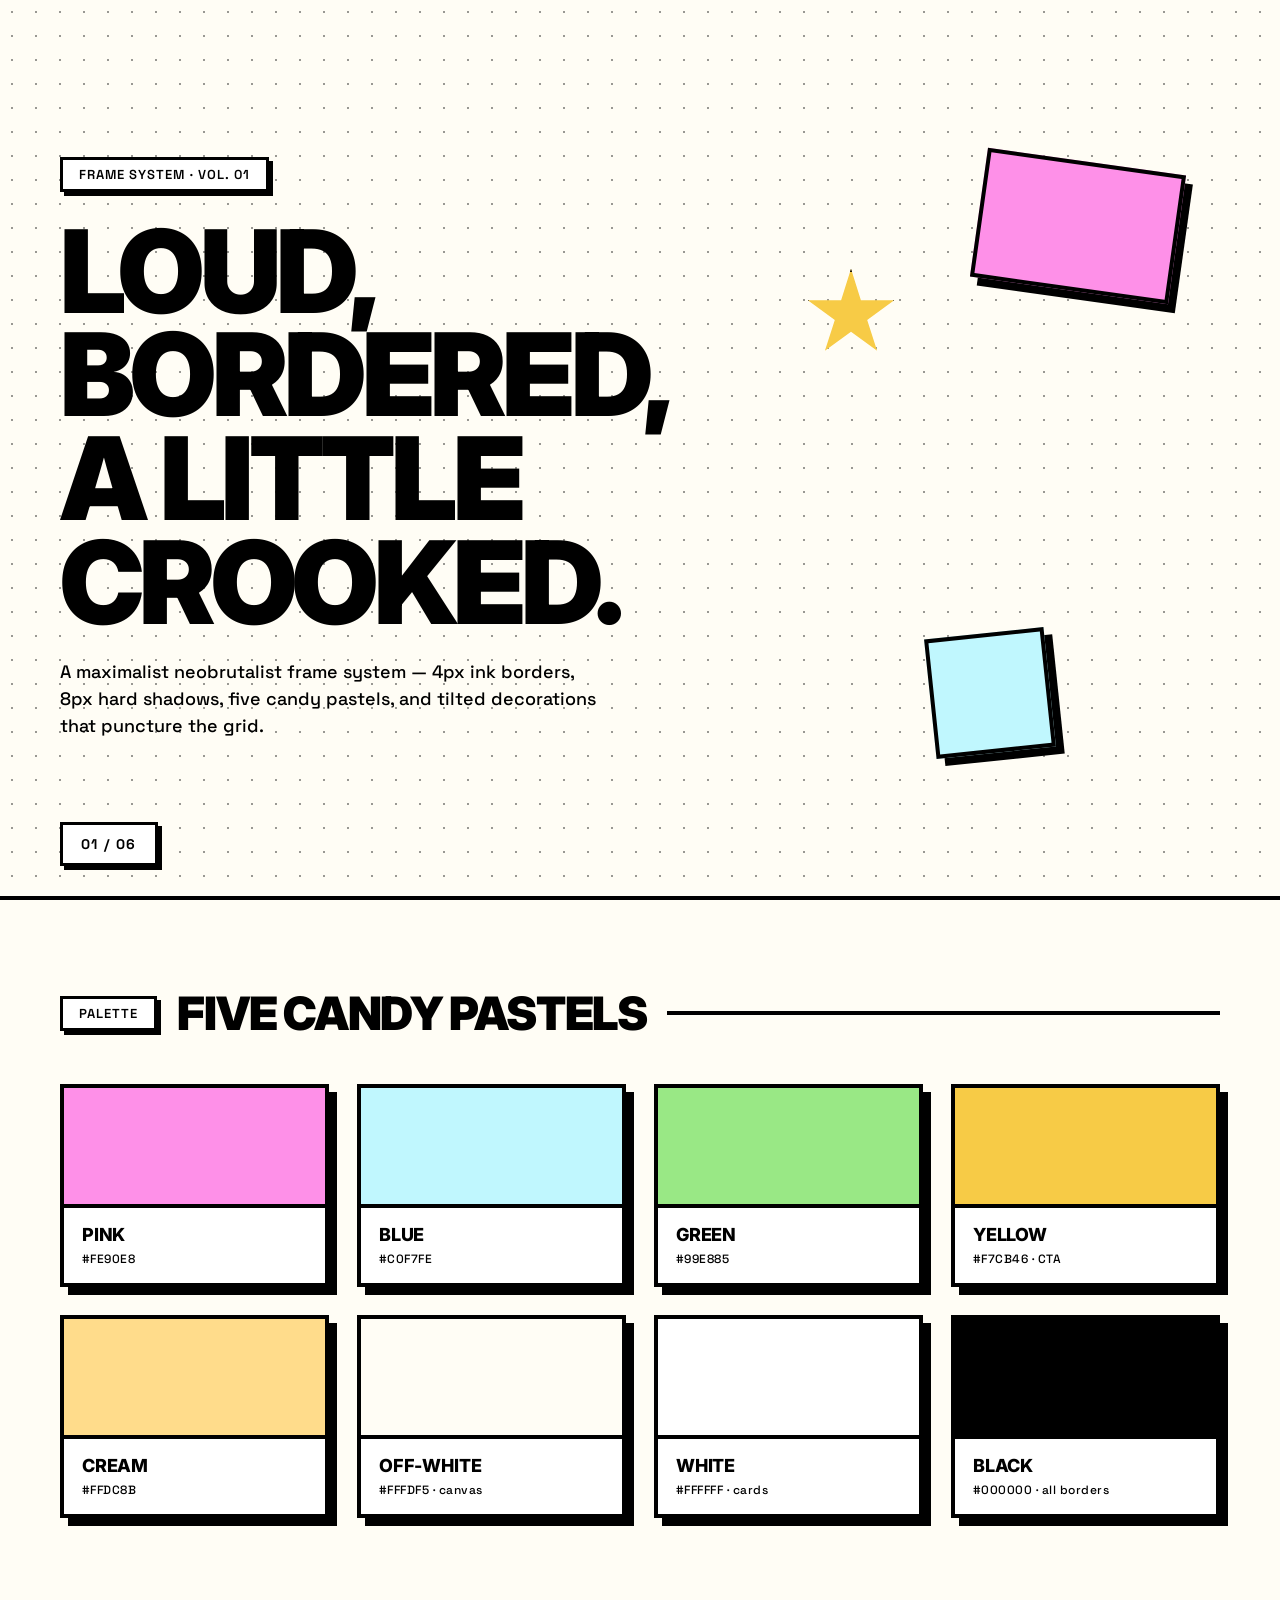
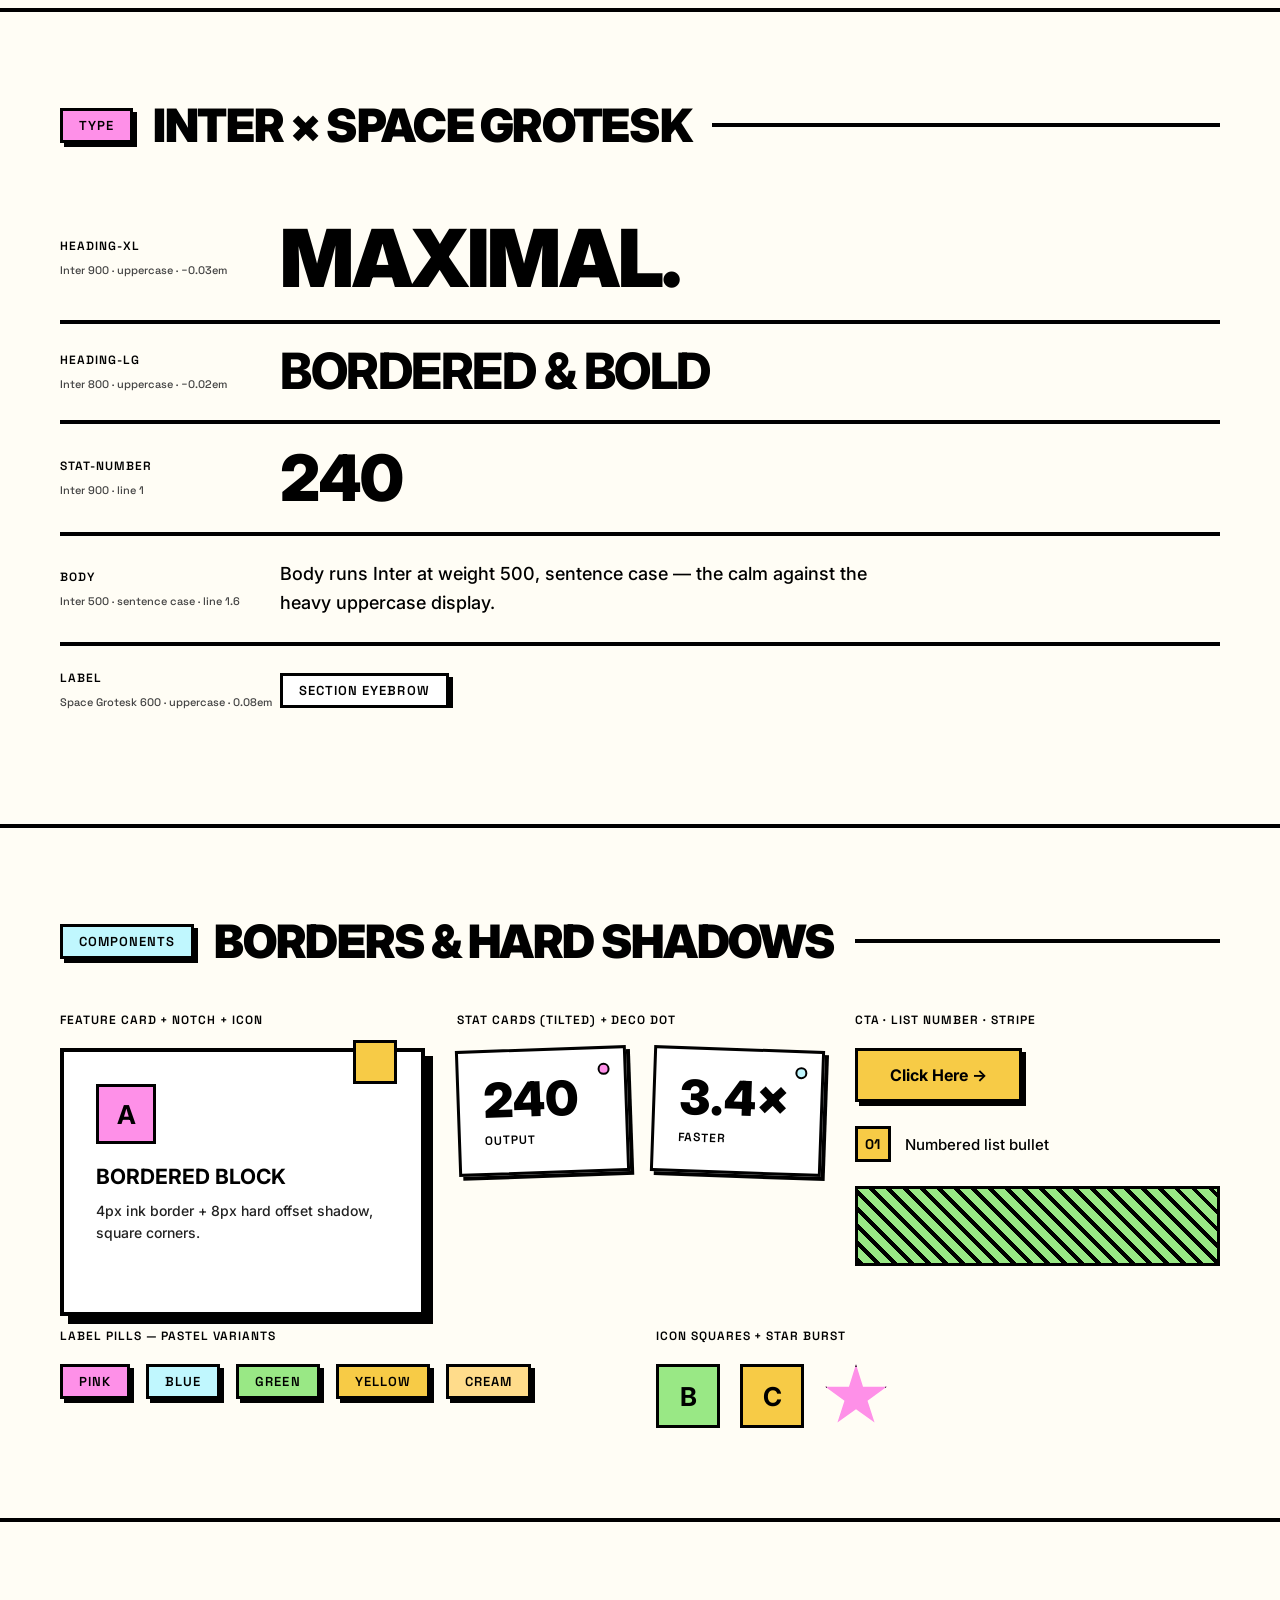
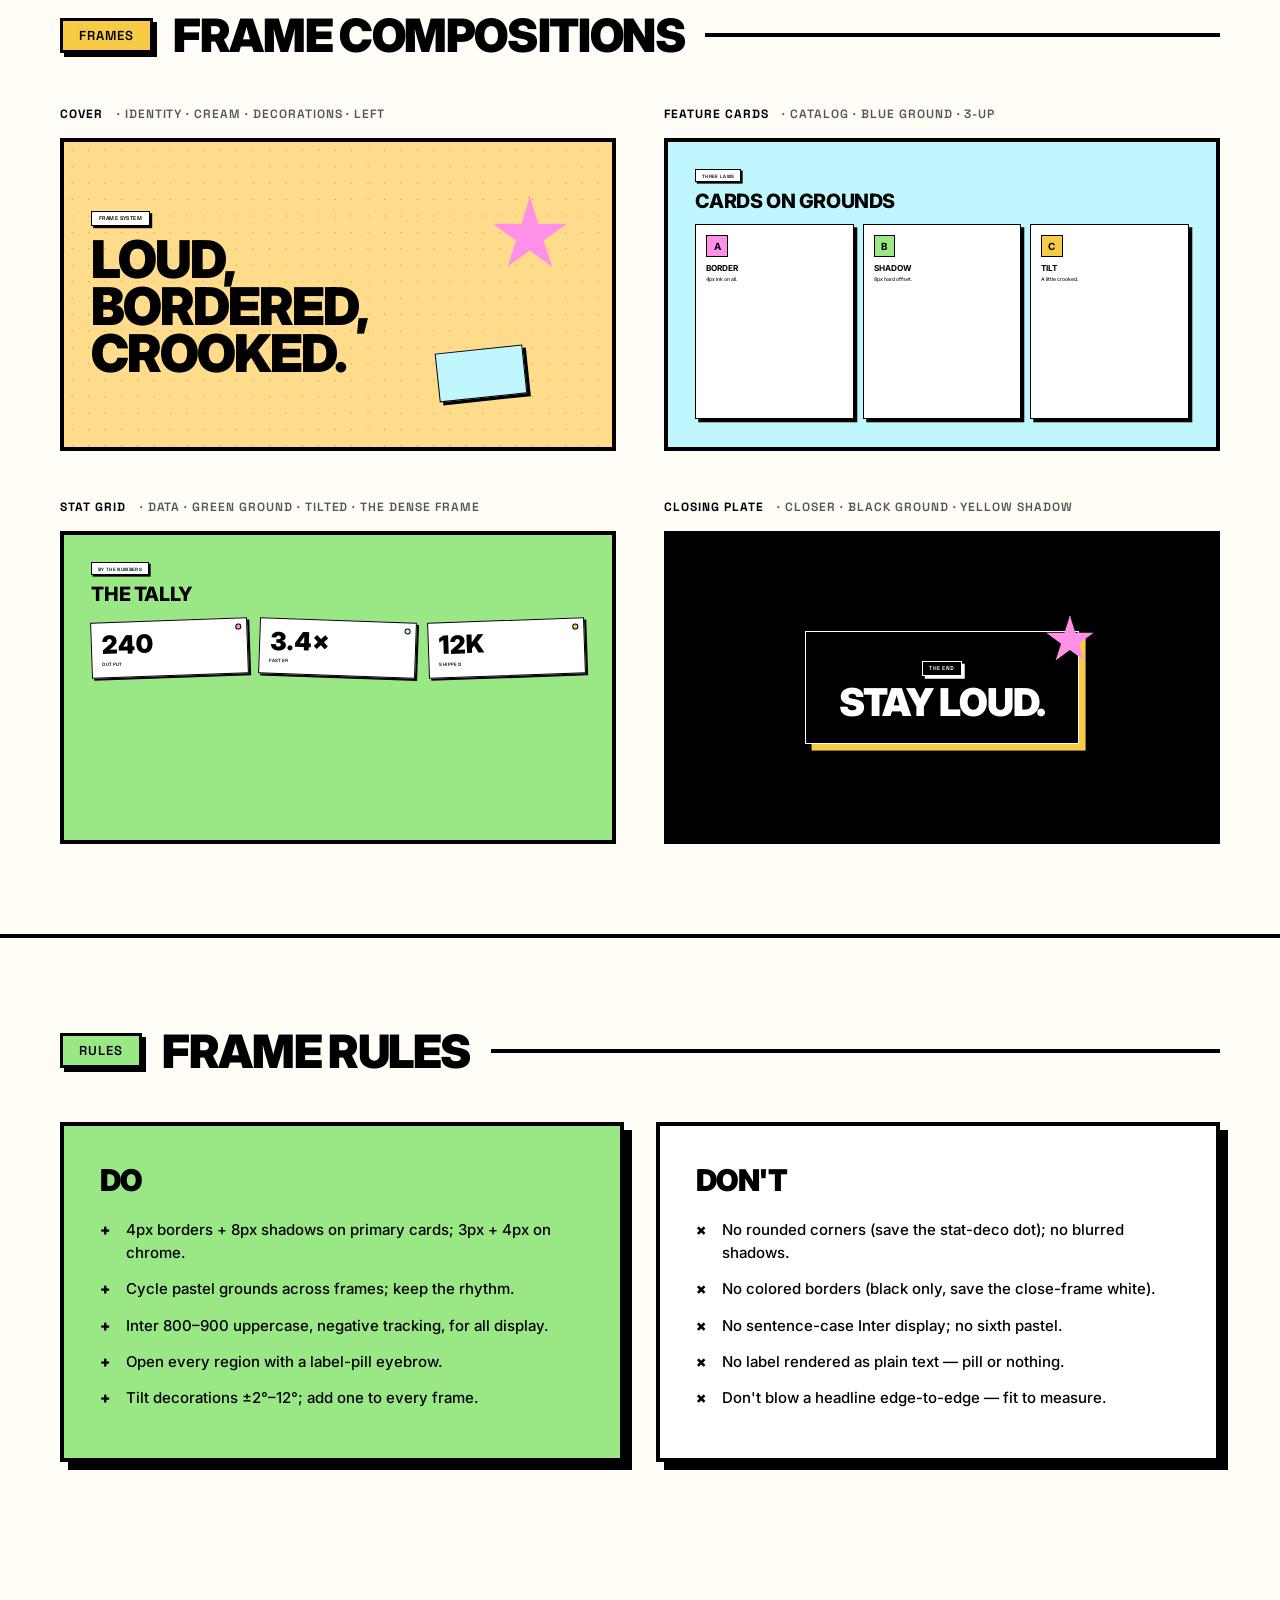
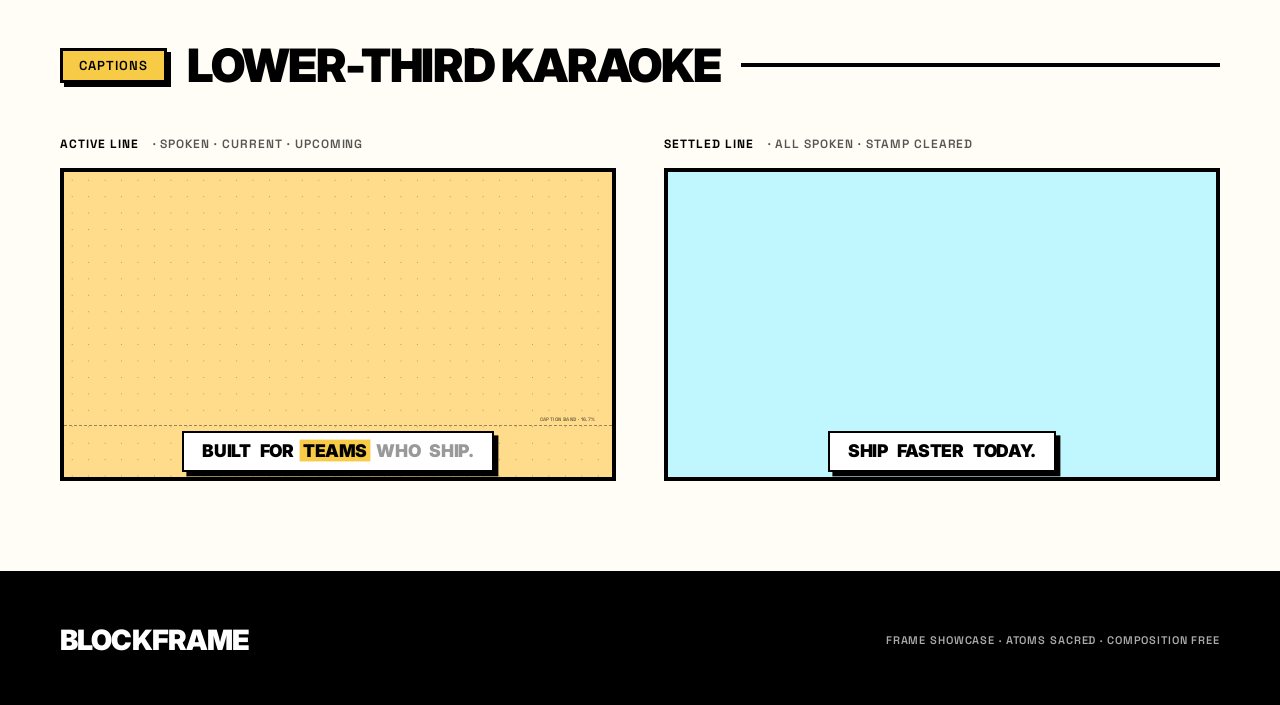
<file: .claude/skills/hyperframes/assets/frame-presets/blockframe/frame-showcase.html>
<!doctype html>
<html lang="en">
  <head>
    <meta charset="utf-8" />
    <meta name="viewport" content="width=device-width,initial-scale=1" />
    <title>BlockFrame</title>
    <link rel="preconnect" href="https://fonts.googleapis.com" />
    <link rel="preconnect" href="https://fonts.gstatic.com" crossorigin />
    <link
      href="https://fonts.googleapis.com/css2?family=Inter:wght@400;500;700;800;900&family=Space+Grotesk:wght@500;600;700&display=swap"
      rel="stylesheet"
    />
    <style id="ds-tokens">
      :root {
        --black: #000000;
        --white: #ffffff;
        --offwhite: #fffdf5;
        --pink: #fe90e8;
        --blue: #c0f7fe;
        --green: #99e885;
        --yellow: #f7cb46;
        --cream: #ffdc8b;
        --disp: "Inter", sans-serif;
        --mono: "Space Grotesk", monospace;
      }
      * {
        margin: 0;
        padding: 0;
        box-sizing: border-box;
      }
      html {
        background: #111;
      }
      body {
        background: var(--offwhite);
        color: var(--black);
        font-family: var(--disp);
        -webkit-font-smoothing: antialiased;
      }
      .disp {
        font-family: var(--disp);
        text-transform: uppercase;
        letter-spacing: -0.03em;
        line-height: 0.95;
        font-weight: 900;
      }
      .pill {
        display: inline-block;
        border: 3px solid var(--black);
        background: var(--white);
        box-shadow: 4px 4px 0 var(--black);
        padding: 6px 16px;
        font-family: var(--mono);
        font-weight: 600;
        text-transform: uppercase;
        letter-spacing: 0.08em;
        font-size: 13px;
      }
      .dotgrid {
        background-image: radial-gradient(circle, var(--black) 1.2px, transparent 1.2px);
        background-size: 24px 24px;
      }

      section {
        padding: 90px 60px;
        position: relative;
        border-bottom: 4px solid var(--black);
      }
      .sec-head {
        display: flex;
        align-items: center;
        gap: 20px;
        margin-bottom: 48px;
      }
      .sec-head h2 {
        font-family: var(--disp);
        font-weight: 900;
        text-transform: uppercase;
        letter-spacing: -0.03em;
        font-size: 46px;
        line-height: 1;
      }
      .sec-head .sp {
        flex: 1;
        height: 4px;
        background: var(--black);
      }

      /* COVER */
      .cover {
        min-height: 100vh;
        background: var(--offwhite);
        padding: 60px;
        display: flex;
        flex-direction: column;
        justify-content: center;
        position: relative;
        overflow: hidden;
      }
      .cover .dg {
        position: absolute;
        inset: 0;
        opacity: 0.4;
        background-image: radial-gradient(circle, var(--black) 1.2px, transparent 1.2px);
        background-size: 24px 24px;
        pointer-events: none;
      }
      .cover .inner {
        position: relative;
        z-index: 3;
        max-width: 72%;
      }
      .cover .pill {
        margin-bottom: 28px;
      }
      .cover h1 {
        font-family: var(--disp);
        font-weight: 900;
        text-transform: uppercase;
        letter-spacing: -0.04em;
        line-height: 0.9;
        font-size: clamp(64px, 9vw, 150px);
      }
      .cover .sub {
        font-family: var(--mono);
        font-weight: 500;
        font-size: 18px;
        line-height: 1.5;
        color: var(--black);
        margin-top: 24px;
        max-width: 540px;
      }
      .cover .deco-rect {
        position: absolute;
        top: 18%;
        right: 8%;
        width: 200px;
        height: 130px;
        background: var(--pink);
        border: 4px solid var(--black);
        box-shadow: 8px 8px 0 var(--black);
        transform: rotate(8deg);
        z-index: 2;
      }
      .cover .deco-rect2 {
        position: absolute;
        bottom: 16%;
        right: 18%;
        width: 120px;
        height: 120px;
        background: var(--blue);
        border: 4px solid var(--black);
        box-shadow: 8px 8px 0 var(--black);
        transform: rotate(-6deg);
        z-index: 1;
      }
      .cover .star {
        position: absolute;
        top: 30%;
        right: 30%;
        width: 90px;
        height: 90px;
        background: var(--yellow);
        border: 3px solid var(--black);
        clip-path: polygon(
          50% 0%,
          61% 35%,
          98% 35%,
          68% 57%,
          79% 91%,
          50% 70%,
          21% 91%,
          32% 57%,
          2% 35%,
          39% 35%
        );
        z-index: 4;
      }
      .cover .counter {
        position: absolute;
        bottom: 30px;
        left: 60px;
        border: 3px solid var(--black);
        background: var(--white);
        box-shadow: 4px 4px 0 var(--black);
        padding: 10px 18px;
        font-family: var(--mono);
        font-weight: 700;
        text-transform: uppercase;
        letter-spacing: 0.1em;
        font-size: 14px;
      }

      /* PALETTE */
      .swatches {
        display: grid;
        grid-template-columns: repeat(4, 1fr);
        gap: 28px;
      }
      .sw {
        border: 4px solid var(--black);
        background: var(--white);
        box-shadow: 8px 8px 0 var(--black);
      }
      .sw .chip {
        height: 120px;
        border-bottom: 4px solid var(--black);
      }
      .sw .meta {
        padding: 16px 18px;
      }
      .sw .name {
        font-family: var(--disp);
        font-weight: 800;
        text-transform: uppercase;
        letter-spacing: -0.01em;
        font-size: 18px;
      }
      .sw .hex {
        font-family: var(--mono);
        font-weight: 500;
        font-size: 12px;
        letter-spacing: 0.04em;
        margin-top: 6px;
      }

      /* TYPE */
      .type-row {
        display: grid;
        grid-template-columns: 220px 1fr;
        align-items: center;
        padding: 24px 0;
        border-bottom: 4px solid var(--black);
      }
      .type-row .tok {
        font-family: var(--mono);
        font-weight: 600;
        text-transform: uppercase;
        letter-spacing: 0.08em;
        font-size: 12px;
      }
      .type-row .m {
        font-family: var(--mono);
        font-weight: 500;
        font-size: 11px;
        color: #444;
        margin-top: 8px;
        line-height: 1.5;
      }
      .type-row .spec {
        overflow: hidden;
      }

      /* COMPONENTS */
      .cnote {
        font-family: var(--mono);
        font-weight: 600;
        text-transform: uppercase;
        letter-spacing: 0.08em;
        font-size: 12px;
        margin-bottom: 20px;
      }
      .cgrid {
        display: grid;
        grid-template-columns: repeat(12, 1fr);
        gap: 32px;
        margin-bottom: 48px;
      }
      .s3 {
        grid-column: span 3;
      }
      .s4 {
        grid-column: span 4;
      }
      .s6 {
        grid-column: span 6;
      }
      .s8 {
        grid-column: span 8;
      }
      .fcard {
        border: 4px solid var(--black);
        background: var(--white);
        box-shadow: 8px 8px 0 var(--black);
        padding: 32px;
        position: relative;
        height: 100%;
      }
      .fcard .notch {
        position: absolute;
        top: -12px;
        right: 24px;
        width: 44px;
        height: 44px;
        background: var(--yellow);
        border: 3px solid var(--black);
      }
      .fcard .ic {
        width: 60px;
        height: 60px;
        border: 3px solid var(--black);
        background: var(--blue);
        display: grid;
        place-items: center;
        font-family: var(--disp);
        font-weight: 700;
        font-size: 26px;
        margin-bottom: 20px;
      }
      .fcard .t {
        font-family: var(--disp);
        font-weight: 700;
        text-transform: uppercase;
        font-size: 21px;
        line-height: 1.2;
      }
      .fcard .bd {
        font-family: var(--disp);
        font-weight: 500;
        font-size: 14px;
        line-height: 1.6;
        color: #222;
        margin-top: 10px;
      }
      .statcard {
        border: 3px solid var(--black);
        background: var(--white);
        box-shadow: 4px 4px 0 var(--black);
        padding: 24px;
        position: relative;
      }
      .statcard .dot {
        position: absolute;
        top: 14px;
        right: 14px;
        width: 12px;
        height: 12px;
        border-radius: 50%;
        border: 2px solid var(--black);
      }
      .statcard .n {
        font-family: var(--disp);
        font-weight: 900;
        font-size: 48px;
        line-height: 1;
      }
      .statcard .l {
        font-family: var(--mono);
        font-weight: 600;
        text-transform: uppercase;
        letter-spacing: 0.08em;
        font-size: 12px;
        margin-top: 8px;
      }
      .btn {
        display: inline-block;
        border: 3px solid var(--black);
        background: var(--yellow);
        box-shadow: 4px 4px 0 var(--black);
        padding: 14px 32px;
        font-family: var(--disp);
        font-weight: 700;
        font-size: 16px;
      }
      .stripe {
        height: 80px;
        border: 3px solid var(--black);
        background: repeating-linear-gradient(
          45deg,
          var(--black),
          var(--black) 4px,
          var(--green) 4px,
          var(--green) 12px
        );
      }
      .listnum {
        display: inline-grid;
        place-items: center;
        width: 36px;
        height: 36px;
        border: 3px solid var(--black);
        background: var(--yellow);
        font-family: var(--mono);
        font-weight: 700;
        font-size: 14px;
      }

      /* COMPOSITIONS */
      .gallery {
        display: grid;
        grid-template-columns: 1fr 1fr;
        gap: 48px;
      }
      .fw .flabel {
        display: flex;
        gap: 14px;
        align-items: baseline;
        margin-bottom: 16px;
        font-family: var(--mono);
        font-weight: 600;
        text-transform: uppercase;
        letter-spacing: 0.08em;
        font-size: 12px;
        color: #555;
      }
      .fw .flabel b {
        color: var(--black);
      }
      .frame {
        aspect-ratio: 16/9;
        container-type: size;
        position: relative;
        overflow: hidden;
        background: var(--offwhite);
        border: 4px solid var(--black);
      }
      .frame > .body {
        position: absolute;
        inset: 0;
        z-index: 3;
      }

      /* f1 cover */
      .bf1 {
        background: var(--cream);
      }
      .bf1 .dg {
        position: absolute;
        inset: 0;
        opacity: 0.35;
        background-image: radial-gradient(circle, var(--black) 0.15cqw, transparent 0.15cqw);
        background-size: 3cqw 3cqw;
        z-index: 1;
      }
      .bf1 .body {
        display: flex;
        flex-direction: column;
        justify-content: center;
        padding: 0 5cqw;
      }
      .bf1 .pill {
        display: inline-block;
        border: 0.25cqw solid var(--black);
        background: var(--white);
        box-shadow: 0.4cqw 0.4cqw 0 var(--black);
        padding: 0.5cqw 1.2cqw;
        font-family: var(--mono);
        font-weight: 600;
        text-transform: uppercase;
        letter-spacing: 0.08em;
        font-size: 1cqw;
        margin-bottom: 2cqw;
        align-self: flex-start;
      }
      .bf1 h3 {
        font-family: var(--disp);
        font-weight: 900;
        text-transform: uppercase;
        letter-spacing: -0.04em;
        line-height: 0.9;
        font-size: 9.5cqw;
        max-width: 60cqw;
      }
      .bf1 .star {
        position: absolute;
        top: 18%;
        right: 8%;
        width: 14cqw;
        height: 14cqw;
        background: var(--pink);
        border: 0.3cqw solid var(--black);
        clip-path: polygon(
          50% 0%,
          61% 35%,
          98% 35%,
          68% 57%,
          79% 91%,
          50% 70%,
          21% 91%,
          32% 57%,
          2% 35%,
          39% 35%
        );
        z-index: 2;
      }
      .bf1 .rect {
        position: absolute;
        bottom: 16%;
        right: 16%;
        width: 16cqw;
        height: 9cqw;
        background: var(--blue);
        border: 0.3cqw solid var(--black);
        box-shadow: 0.6cqw 0.6cqw 0 var(--black);
        transform: rotate(-6deg);
        z-index: 1;
      }

      /* f2 feature cards */
      .bf2 {
        background: var(--blue);
      }
      .bf2 .body {
        padding: 5cqw;
        display: flex;
        flex-direction: column;
      }
      .bf2 .pill {
        align-self: flex-start;
        border: 0.2cqw solid var(--black);
        background: var(--white);
        box-shadow: 0.3cqw 0.3cqw 0 var(--black);
        padding: 0.4cqw 1cqw;
        font-family: var(--mono);
        font-weight: 600;
        text-transform: uppercase;
        letter-spacing: 0.08em;
        font-size: 0.85cqw;
        margin-bottom: 1.4cqw;
      }
      .bf2 h3 {
        font-family: var(--disp);
        font-weight: 800;
        text-transform: uppercase;
        letter-spacing: -0.02em;
        font-size: 3.6cqw;
        margin-bottom: 2cqw;
      }
      .bf2 .row {
        display: grid;
        grid-template-columns: repeat(3, 1fr);
        gap: 1.6cqw;
        flex: 1;
      }
      .bf2 .c {
        border: 0.3cqw solid var(--black);
        background: var(--white);
        box-shadow: 0.6cqw 0.6cqw 0 var(--black);
        padding: 1.8cqw;
      }
      .bf2 .c .ic {
        width: 4cqw;
        height: 4cqw;
        border: 0.2cqw solid var(--black);
        display: grid;
        place-items: center;
        font-family: var(--disp);
        font-weight: 700;
        font-size: 1.8cqw;
        margin-bottom: 1.2cqw;
      }
      .bf2 .c .t {
        font-family: var(--disp);
        font-weight: 700;
        text-transform: uppercase;
        font-size: 1.5cqw;
        line-height: 1.15;
      }
      .bf2 .c .bd {
        font-family: var(--disp);
        font-weight: 500;
        font-size: 0.95cqw;
        line-height: 1.5;
        color: #222;
        margin-top: 0.6cqw;
      }

      /* f3 stat grid (tilted) */
      .bf3 {
        background: var(--green);
      }
      .bf3 .body {
        padding: 5cqw;
        display: flex;
        flex-direction: column;
      }
      .bf3 .pill {
        align-self: flex-start;
        border: 0.2cqw solid var(--black);
        background: var(--white);
        box-shadow: 0.3cqw 0.3cqw 0 var(--black);
        padding: 0.4cqw 1cqw;
        font-family: var(--mono);
        font-weight: 600;
        text-transform: uppercase;
        letter-spacing: 0.08em;
        font-size: 0.85cqw;
        margin-bottom: 1.4cqw;
      }
      .bf3 h3 {
        font-family: var(--disp);
        font-weight: 800;
        text-transform: uppercase;
        letter-spacing: -0.02em;
        font-size: 3.6cqw;
        margin-bottom: 2.4cqw;
      }
      .bf3 .row {
        display: grid;
        grid-template-columns: repeat(3, 1fr);
        gap: 2cqw;
      }
      .bf3 .sc {
        border: 0.25cqw solid var(--black);
        background: var(--white);
        box-shadow: 0.4cqw 0.4cqw 0 var(--black);
        padding: 1.8cqw;
        position: relative;
      }
      .bf3 .sc:nth-child(odd) {
        transform: rotate(-2deg);
      }
      .bf3 .sc:nth-child(even) {
        transform: rotate(2deg);
      }
      .bf3 .sc .dot {
        position: absolute;
        top: 1cqw;
        right: 1cqw;
        width: 1cqw;
        height: 1cqw;
        border-radius: 50%;
        border: 0.15cqw solid var(--black);
      }
      .bf3 .sc .n {
        font-family: var(--disp);
        font-weight: 900;
        font-size: 4.6cqw;
        line-height: 1;
      }
      .bf3 .sc .l {
        font-family: var(--mono);
        font-weight: 600;
        text-transform: uppercase;
        letter-spacing: 0.08em;
        font-size: 0.85cqw;
        margin-top: 0.6cqw;
      }

      /* f4 close (black) */
      .bf4 {
        background: var(--black);
      }
      .bf4 .body {
        display: flex;
        flex-direction: column;
        justify-content: center;
        align-items: center;
        text-align: center;
      }
      .bf4 .cardf {
        border: 0.3cqw solid var(--white);
        box-shadow: 1.2cqw 1.2cqw 0 var(--yellow);
        padding: 4cqw 6cqw;
        position: relative;
      }
      .bf4 .pill {
        border: 0.25cqw solid var(--white);
        background: var(--black);
        color: var(--white);
        box-shadow: 0.5cqw 0.5cqw 0 var(--white);
        padding: 0.5cqw 1.2cqw;
        font-family: var(--mono);
        font-weight: 600;
        text-transform: uppercase;
        letter-spacing: 0.08em;
        font-size: 1cqw;
        margin-bottom: 1.6cqw;
        display: inline-block;
      }
      .bf4 h3 {
        font-family: var(--disp);
        font-weight: 900;
        text-transform: uppercase;
        letter-spacing: -0.03em;
        font-size: 7cqw;
        line-height: 0.95;
        color: var(--white);
      }
      .bf4 .star {
        position: absolute;
        top: -3cqw;
        right: -3cqw;
        width: 9cqw;
        height: 9cqw;
        background: var(--pink);
        border: 0.3cqw solid var(--white);
        clip-path: polygon(
          50% 0%,
          61% 35%,
          98% 35%,
          68% 57%,
          79% 91%,
          50% 70%,
          21% 91%,
          32% 57%,
          2% 35%,
          39% 35%
        );
      }

      /* PRINCIPLES */
      .dos {
        display: grid;
        grid-template-columns: 1fr 1fr;
        gap: 32px;
      }
      .do-card {
        border: 4px solid var(--black);
        box-shadow: 8px 8px 0 var(--black);
        padding: 36px;
      }
      .do-card.do {
        background: var(--green);
      }
      .do-card.dont {
        background: var(--white);
      }
      .do-card h4 {
        font-family: var(--disp);
        font-weight: 900;
        text-transform: uppercase;
        letter-spacing: -0.02em;
        font-size: 30px;
        margin-bottom: 20px;
      }
      .do-card ul {
        list-style: none;
      }
      .do-card li {
        font-family: var(--disp);
        font-weight: 500;
        font-size: 15px;
        line-height: 1.55;
        padding-left: 26px;
        position: relative;
        margin-bottom: 13px;
      }
      .do-card li::before {
        position: absolute;
        left: 0;
        font-family: var(--disp);
        font-weight: 900;
      }
      .do-card.do li::before {
        content: "+";
      }
      .do-card.dont li::before {
        content: "\00d7";
      }

      .foot {
        padding: 48px 60px;
        background: var(--black);
        color: var(--white);
        display: flex;
        justify-content: space-between;
        align-items: center;
      }
      .foot .l {
        font-family: var(--disp);
        font-weight: 900;
        text-transform: uppercase;
        letter-spacing: -0.03em;
        font-size: 28px;
      }
      .foot .r {
        font-family: var(--mono);
        font-weight: 600;
        text-transform: uppercase;
        letter-spacing: 0.08em;
        font-size: 11px;
        color: #aaa;
      }
      @media (max-width: 1100px) {
        .gallery {
          grid-template-columns: 1fr;
        }
        .swatches {
          grid-template-columns: 1fr 1fr;
        }
      }
    </style>
    <link
      rel="stylesheet"
      href="https://fonts.googleapis.com/css2?family=Inter:wght@400;500;600;700;800;900&display=swap"
    />
    <link
      rel="stylesheet"
      href="https://fonts.googleapis.com/css2?family=Space+Grotesk:wght@400;500;600;700&display=swap"
    />
    <style id="ft-override">
      :root {
        --primary: #fffdf5 !important;
        --secondary: #000000 !important;
        --tertiary: #ffdc8b !important;
        --accent: #fe90e8 !important;
        --f-disp: "Inter", sans-serif !important;
        --f-body: "Space Grotesk", sans-serif !important;
        --black: #000000 !important;
        --offwhite: #fffdf5 !important;
        --pink: #fe90e8 !important;
        --cream: #ffdc8b !important;
        --disp: "Inter", sans-serif !important;
        --mono: "Space Grotesk", sans-serif !important;
        --white: #ffffff !important;
        --blue: #c0f7fe !important;
        --green: #99e885 !important;
        --yellow: #f7cb46 !important;
      }
    </style>
  </head>
  <body>
    <!-- COVER -->
    <section class="cover">
      <div class="dg"></div>
      <div class="star"></div>
      <div class="deco-rect"></div>
      <div class="deco-rect2"></div>
      <div class="inner">
        <span class="pill">Frame System · Vol. 01</span>
        <h1>Loud,<br />bordered,<br />a little crooked.</h1>
        <div class="sub">
          A maximalist neobrutalist frame system — 4px ink borders, 8px hard shadows, five candy
          pastels, and tilted decorations that puncture the grid.
        </div>
      </div>
      <div class="counter">01 / 06</div>
    </section>

    <!-- PALETTE -->
    <section>
      <div class="sec-head">
        <span class="pill">Palette</span>
        <h2>Five Candy Pastels</h2>
        <span class="sp"></span>
      </div>
      <div class="swatches">
        <div class="sw">
          <div class="chip" style="background: var(--pink)"></div>
          <div class="meta">
            <div class="name">Pink</div>
            <div class="hex">#FE90E8</div>
          </div>
        </div>
        <div class="sw">
          <div class="chip" style="background: var(--blue)"></div>
          <div class="meta">
            <div class="name">Blue</div>
            <div class="hex">#C0F7FE</div>
          </div>
        </div>
        <div class="sw">
          <div class="chip" style="background: var(--green)"></div>
          <div class="meta">
            <div class="name">Green</div>
            <div class="hex">#99E885</div>
          </div>
        </div>
        <div class="sw">
          <div class="chip" style="background: var(--yellow)"></div>
          <div class="meta">
            <div class="name">Yellow</div>
            <div class="hex">#F7CB46 · CTA</div>
          </div>
        </div>
        <div class="sw">
          <div class="chip" style="background: var(--cream)"></div>
          <div class="meta">
            <div class="name">Cream</div>
            <div class="hex">#FFDC8B</div>
          </div>
        </div>
        <div class="sw">
          <div
            class="chip"
            style="background: var(--offwhite); border-bottom: 4px solid var(--black)"
          ></div>
          <div class="meta">
            <div class="name">Off-White</div>
            <div class="hex">#FFFDF5 · canvas</div>
          </div>
        </div>
        <div class="sw">
          <div
            class="chip"
            style="background: var(--white); border-bottom: 4px solid var(--black)"
          ></div>
          <div class="meta">
            <div class="name">White</div>
            <div class="hex">#FFFFFF · cards</div>
          </div>
        </div>
        <div class="sw">
          <div class="chip" style="background: var(--black)"></div>
          <div class="meta">
            <div class="name">Black</div>
            <div class="hex">#000000 · all borders</div>
          </div>
        </div>
      </div>
    </section>

    <!-- TYPOGRAPHY -->
    <section>
      <div class="sec-head">
        <span class="pill" style="background: var(--pink)">Type</span>
        <h2>Inter × Space Grotesk</h2>
        <span class="sp"></span>
      </div>
      <div class="type-row">
        <div>
          <div class="tok">heading-xl</div>
          <div class="m">Inter 900 · uppercase · −0.03em</div>
        </div>
        <div class="spec"><span class="disp" style="font-size: 80px">Maximal.</span></div>
      </div>
      <div class="type-row">
        <div>
          <div class="tok">heading-lg</div>
          <div class="m">Inter 800 · uppercase · −0.02em</div>
        </div>
        <div class="spec">
          <span class="disp" style="font-weight: 800; font-size: 50px">Bordered & Bold</span>
        </div>
      </div>
      <div class="type-row">
        <div>
          <div class="tok">stat-number</div>
          <div class="m">Inter 900 · line 1</div>
        </div>
        <div class="spec">
          <span class="disp" style="font-size: 64px; letter-spacing: -0.02em">240</span>
        </div>
      </div>
      <div class="type-row">
        <div>
          <div class="tok">body</div>
          <div class="m">Inter 500 · sentence case · line 1.6</div>
        </div>
        <div class="spec">
          <p style="font-weight: 500; font-size: 18px; line-height: 1.6; max-width: 640px">
            Body runs Inter at weight 500, sentence case — the calm against the heavy uppercase
            display.
          </p>
        </div>
      </div>
      <div class="type-row" style="border-bottom: 0">
        <div>
          <div class="tok">label</div>
          <div class="m">Space Grotesk 600 · uppercase · 0.08em</div>
        </div>
        <div class="spec"><span class="pill">Section Eyebrow</span></div>
      </div>
    </section>

    <!-- COMPONENTS -->
    <section>
      <div class="sec-head">
        <span class="pill" style="background: var(--blue)">Components</span>
        <h2>Borders & Hard Shadows</h2>
        <span class="sp"></span>
      </div>

      <div class="cgrid">
        <div class="s4">
          <div class="cnote">Feature card + notch + icon</div>
          <div class="fcard">
            <div class="notch"></div>
            <div class="ic" style="background: var(--pink)">A</div>
            <div class="t">Bordered Block</div>
            <div class="bd">4px ink border + 8px hard offset shadow, square corners.</div>
          </div>
        </div>
        <div class="s4">
          <div class="cnote">Stat cards (tilted) + deco dot</div>
          <div style="display: grid; grid-template-columns: 1fr 1fr; gap: 24px">
            <div class="statcard" style="transform: rotate(-2deg)">
              <div class="dot" style="background: var(--pink)"></div>
              <div class="n">240</div>
              <div class="l">Output</div>
            </div>
            <div class="statcard" style="transform: rotate(2deg)">
              <div class="dot" style="background: var(--blue)"></div>
              <div class="n">3.4×</div>
              <div class="l">Faster</div>
            </div>
          </div>
        </div>
        <div class="s4">
          <div class="cnote">CTA · list number · stripe</div>
          <span class="btn">Click Here →</span>
          <div style="display: flex; align-items: center; gap: 14px; margin-top: 24px">
            <span class="listnum">01</span
            ><span style="font-family: var(--disp); font-weight: 500; font-size: 15px"
              >Numbered list bullet</span
            >
          </div>
          <div class="stripe" style="margin-top: 24px"></div>
        </div>
      </div>

      <div class="cgrid" style="margin-bottom: 0">
        <div class="s6">
          <div class="cnote">Label pills — pastel variants</div>
          <div style="display: flex; gap: 16px; flex-wrap: wrap">
            <span class="pill" style="background: var(--pink)">Pink</span
            ><span class="pill" style="background: var(--blue)">Blue</span
            ><span class="pill" style="background: var(--green)">Green</span
            ><span class="pill" style="background: var(--yellow)">Yellow</span
            ><span class="pill" style="background: var(--cream)">Cream</span>
          </div>
        </div>
        <div class="s6">
          <div class="cnote">Icon squares + star burst</div>
          <div style="display: flex; align-items: center; gap: 20px">
            <span
              style="
                width: 64px;
                height: 64px;
                border: 3px solid var(--black);
                background: var(--green);
                display: grid;
                place-items: center;
                font-family: var(--disp);
                font-weight: 700;
                font-size: 26px;
              "
              >B</span
            >
            <span
              style="
                width: 64px;
                height: 64px;
                border: 3px solid var(--black);
                background: var(--yellow);
                display: grid;
                place-items: center;
                font-family: var(--disp);
                font-weight: 700;
                font-size: 26px;
              "
              >C</span
            >
            <span
              style="
                width: 64px;
                height: 64px;
                background: var(--pink);
                border: 3px solid var(--black);
                clip-path: polygon(
                  50% 0%,
                  61% 35%,
                  98% 35%,
                  68% 57%,
                  79% 91%,
                  50% 70%,
                  21% 91%,
                  32% 57%,
                  2% 35%,
                  39% 35%
                );
              "
            ></span>
          </div>
        </div>
      </div>
    </section>

    <!-- COMPOSITIONS -->
    <section>
      <div class="sec-head">
        <span class="pill" style="background: var(--yellow)">Frames</span>
        <h2>Frame Compositions</h2>
        <span class="sp"></span>
      </div>
      <div class="gallery">
        <div class="fw">
          <div class="flabel"><b>Cover</b><span>· identity · cream · decorations · left</span></div>
          <div class="frame bf1">
            <div class="dg"></div>
            <div class="star"></div>
            <div class="rect"></div>
            <div class="body">
              <span class="pill">Frame System</span>
              <h3>Loud, bordered, crooked.</h3>
            </div>
          </div>
        </div>

        <div class="fw">
          <div class="flabel"><b>Feature Cards</b><span>· catalog · blue ground · 3-up</span></div>
          <div class="frame bf2">
            <div class="body">
              <span class="pill">Three Laws</span>
              <h3>Cards on Grounds</h3>
              <div class="row">
                <div class="c">
                  <div class="ic" style="background: var(--pink)">A</div>
                  <div class="t">Border</div>
                  <div class="bd">4px ink on all.</div>
                </div>
                <div class="c">
                  <div class="ic" style="background: var(--green)">B</div>
                  <div class="t">Shadow</div>
                  <div class="bd">8px hard offset.</div>
                </div>
                <div class="c">
                  <div class="ic" style="background: var(--yellow)">C</div>
                  <div class="t">Tilt</div>
                  <div class="bd">A little crooked.</div>
                </div>
              </div>
            </div>
          </div>
        </div>

        <div class="fw">
          <div class="flabel">
            <b>Stat Grid</b><span>· data · green ground · tilted · the dense frame</span>
          </div>
          <div class="frame bf3">
            <div class="body">
              <span class="pill">By The Numbers</span>
              <h3>The Tally</h3>
              <div class="row">
                <div class="sc">
                  <div class="dot" style="background: var(--pink)"></div>
                  <div class="n">240</div>
                  <div class="l">Output</div>
                </div>
                <div class="sc">
                  <div class="dot" style="background: var(--blue)"></div>
                  <div class="n">3.4×</div>
                  <div class="l">Faster</div>
                </div>
                <div class="sc">
                  <div class="dot" style="background: var(--yellow)"></div>
                  <div class="n">12K</div>
                  <div class="l">Shipped</div>
                </div>
              </div>
            </div>
          </div>
        </div>

        <div class="fw">
          <div class="flabel">
            <b>Closing Plate</b><span>· closer · black ground · yellow shadow</span>
          </div>
          <div class="frame bf4">
            <div class="body">
              <div class="cardf">
                <div class="star"></div>
                <span class="pill">The End</span>
                <h3>Stay loud.</h3>
              </div>
            </div>
          </div>
        </div>
      </div>
    </section>

    <!-- PRINCIPLES -->
    <section style="border-bottom: none">
      <div class="sec-head">
        <span class="pill" style="background: var(--green)">Rules</span>
        <h2>Frame Rules</h2>
        <span class="sp"></span>
      </div>
      <div class="dos">
        <div class="do-card do">
          <h4>Do</h4>
          <ul>
            <li>4px borders + 8px shadows on primary cards; 3px + 4px on chrome.</li>
            <li>Cycle pastel grounds across frames; keep the rhythm.</li>
            <li>Inter 800–900 uppercase, negative tracking, for all display.</li>
            <li>Open every region with a label-pill eyebrow.</li>
            <li>Tilt decorations ±2°–12°; add one to every frame.</li>
          </ul>
        </div>
        <div class="do-card dont">
          <h4>Don't</h4>
          <ul>
            <li>No rounded corners (save the stat-deco dot); no blurred shadows.</li>
            <li>No colored borders (black only, save the close-frame white).</li>
            <li>No sentence-case Inter display; no sixth pastel.</li>
            <li>No label rendered as plain text — pill or nothing.</li>
            <li>Don't blow a headline edge-to-edge — fit to measure.</li>
          </ul>
        </div>
      </div>
    </section>

    <!-- CAPTIONS — preview of caption-skin.html (the preset's lower-third karaoke look) -->
    <style>
      /* mirrors caption-skin.html; the skin's --cap-* vocab mapped to this preset's tokens */
      .capdemo {
        --cap-ink: var(--black);
        --cap-canvas: var(--white);
        --cap-accent: var(--yellow);
        --cap-accent-2: var(--cream);
      }
      .capdemo .stage {
        position: absolute;
        left: 0;
        right: 0;
        bottom: 0;
        height: 16.67cqh;
        display: flex;
        align-items: center;
        justify-content: center;
        z-index: 4;
      }
      .capdemo .pill {
        max-width: 80cqw;
        padding: 1.4cqw 3cqw 1.7cqw;
        background: var(--cap-canvas);
        border: 0.4cqw solid var(--cap-ink);
        border-radius: 0;
        box-shadow: 0.8cqw 0.8cqw 0 var(--cap-ink);
      }
      .capdemo .line {
        display: flex;
        flex-wrap: wrap;
        justify-content: center;
        gap: 0.12em 0.32em;
        font-family: var(--disp);
        font-weight: 900;
        text-transform: uppercase;
        font-size: 3.2cqw;
        line-height: 1.12;
        letter-spacing: -0.02em;
      }
      .capdemo .w {
        display: inline-block;
        padding: 0 0.1em;
        color: color-mix(in srgb, var(--cap-ink) 40%, var(--cap-canvas));
      }
      .capdemo .w.spoken {
        color: var(--cap-ink);
      }
      .capdemo .w.active {
        color: var(--cap-ink);
        background: var(--cap-accent);
        box-shadow: 0 0 0 0.08em var(--cap-accent);
      }
      .capdemo .bandline {
        position: absolute;
        left: 0;
        right: 0;
        bottom: 16.67cqh;
        border-top: 0.15cqw dashed rgba(0, 0, 0, 0.4);
        z-index: 3;
      }
      .capdemo .bandtag {
        position: absolute;
        right: 3cqw;
        bottom: calc(16.67cqh + 0.7cqw);
        font-family: var(--mono);
        font-weight: 600;
        text-transform: uppercase;
        font-size: 0.9cqw;
        letter-spacing: 0.08em;
        color: var(--black);
        opacity: 0.55;
        z-index: 4;
      }
    </style>
    <section>
      <div class="sec-head">
        <span class="pill" style="background: var(--yellow)">Captions</span>
        <h2>Lower-Third Karaoke</h2>
        <span class="sp"></span>
      </div>
      <div class="gallery">
        <div class="fw">
          <div class="flabel"><b>Active line</b><span>· spoken · current · upcoming</span></div>
          <div class="frame capdemo" style="background: var(--cream)">
            <div
              class="dg"
              style="
                position: absolute;
                inset: 0;
                opacity: 0.3;
                background-image: radial-gradient(
                  circle,
                  var(--black) 0.15cqw,
                  transparent 0.15cqw
                );
                background-size: 3cqw 3cqw;
                z-index: 1;
              "
            ></div>
            <div class="bandline"></div>
            <div class="bandtag">caption band · 16.7%</div>
            <div class="stage">
              <div class="pill">
                <div class="line">
                  <span class="w spoken">Built</span>
                  <span class="w spoken">for</span>
                  <span class="w active">teams</span>
                  <span class="w">who</span>
                  <span class="w">ship.</span>
                </div>
              </div>
            </div>
          </div>
        </div>

        <div class="fw">
          <div class="flabel"><b>Settled line</b><span>· all spoken · stamp cleared</span></div>
          <div class="frame capdemo" style="background: var(--blue)">
            <div class="stage">
              <div class="pill">
                <div class="line">
                  <span class="w spoken">Ship</span>
                  <span class="w spoken">faster</span>
                  <span class="w spoken">today.</span>
                </div>
              </div>
            </div>
          </div>
        </div>
      </div>
    </section>

    <div class="foot">
      <span class="l">BlockFrame</span>
      <span class="r">Frame Showcase · Atoms Sacred · Composition Free</span>
    </div>

    <template id="__bundler_thumbnail">
      <svg viewBox="0 0 100 100" xmlns="http://www.w3.org/2000/svg">
        <rect width="100" height="100" fill="#FFFDF5" />
        <rect x="16" y="34" width="46" height="32" fill="#FE90E8" stroke="#000" stroke-width="4" />
        <rect x="22" y="40" width="46" height="32" fill="#C0F7FE" stroke="#000" stroke-width="4" />
        <path
          d="M74 16l4 11h12l-9 7 3 11-10-6-10 6 3-11-9-7h12z"
          fill="#F7CB46"
          stroke="#000"
          stroke-width="2"
        />
      </svg>
    </template>
  </body>
</html>
</file>
<file: munshid-site/styles.css>
@font-face { font-family: "Abar"; src: url("fonts/AbarMid-regular.otf") format("opentype"); font-weight: 400; font-display: swap; }
@font-face { font-family: "Abar"; src: url("fonts/AbarMid-semibold.otf") format("opentype"); font-weight: 600; font-display: swap; }
@font-face { font-family: "Abar"; src: url("fonts/AbarMid-bold.otf") format("opentype"); font-weight: 700; font-display: swap; }
@font-face { font-family: "Abar"; src: url("fonts/AbarMid-extrabold.otf") format("opentype"); font-weight: 800; font-display: swap; }
@font-face { font-family: "Abar"; src: url("fonts/AbarMid-black.otf") format("opentype"); font-weight: 900; font-display: swap; }

:root {
  /* ألوان مأخوذة من صورة البنر: ليل أزرق، إضاءة المسرح، الوشاح الأخضر */
  --night: #070c24;
  --night-2: #0d1538;
  --stage: #2a46c4;
  --green: #2f7d45;
  --green-soft: #8fc28f;
  --moon: #e6ebf8;
  --mist: #93a0c8;
  --line: rgba(147, 160, 200, .18);
  /* لوح المشغل بنفس روح الصورة المرفقة */
  --deck-ink: #e6ebf8;
  --deck-track: rgba(255, 255, 255, .18);
  /* لون وسط الأسطوانة */
  --label: #c6d65b;
  --label-ink: #1a1d12;
  --gutter: 16px;
  --maxw: 760px;
  color-scheme: dark;
}






* { box-sizing: border-box; }
/* جو الصفحة بلون القسم: ضوء ناعم من فوق يذوب في الخلفية */
body::before {
  content: ""; position: fixed; inset: 0; z-index: -1; pointer-events: none; opacity: 0;
  background:
    radial-gradient(130% 75% at 50% -12%, color-mix(in srgb, var(--page-c, transparent) 58%, transparent), transparent 72%),
    radial-gradient(70% 55% at 100% 100%, color-mix(in srgb, var(--page-c, transparent) 22%, transparent), transparent 70%);
  transition: opacity .8s ease;
}
body.tinted::before { opacity: 1; }
body.tinted .topbar { background: none; }

html { -webkit-text-size-adjust: 100%; }
body {
  isolation: isolate;
  margin: 0;
  background: var(--night);
  color: var(--moon);
  font-family: "Abar", "Segoe UI", Tahoma, sans-serif;
  font-weight: 400;
  line-height: 1.7;
  min-height: 100dvh;
  padding-bottom: env(safe-area-inset-bottom);
  -webkit-tap-highlight-color: transparent;
}
body.has-mini { padding-bottom: calc(76px + env(safe-area-inset-bottom)); }
a { color: inherit; text-decoration: none; }
button { font: inherit; color: inherit; background: none; border: 0; cursor: pointer; padding: 0; }
svg { width: 1em; height: 1em; stroke: currentColor; fill: none; stroke-width: 1.8; stroke-linecap: round; stroke-linejoin: round; }
:focus-visible { outline: 2px solid var(--green-soft); outline-offset: 3px; border-radius: 6px; }
main:focus { outline: none; }

/* ---------- الشريط العلوي ---------- */
.topbar {
  position: absolute; inset: 0 0 auto 0; z-index: 20;
  display: flex; align-items: center; justify-content: space-between; min-height: 60px;
  padding: calc(10px + env(safe-area-inset-top)) var(--gutter) 10px;
  background: linear-gradient(var(--night) 0%, rgba(7, 12, 36, .7) 60%, transparent);
}
.brand {
  width: 40px; height: 40px; display: grid; place-items: center; border-radius: 50%;
  font-size: 20px; border: 1px solid var(--line); background: color-mix(in srgb, var(--night-2) 70%, transparent);
}
.brand[hidden] { display: none; }
#brand { margin-inline-start: 8px; }
.icon-btn {
  width: 40px; height: 40px; display: grid; place-items: center; border-radius: 50%;
  font-size: 20px; border: 1px solid var(--line); background: color-mix(in srgb, var(--night-2) 70%, transparent);
}
#searchBtn { margin-inline-start: auto; }
#fsBtn { margin-inline-start: 8px; }
.icon-btn:hover { border-color: var(--mist); }

/* ---------- البطل ---------- */
.hero { position: relative; height: min(88vh, 720px); min-height: 460px; overflow: hidden; }
.hero-img {
  position: absolute; inset: 0; width: 100%; height: 100%;
  object-fit: cover; object-position: 78% 30%;
  animation: settle 2.4s cubic-bezier(.2, .7, .2, 1) both, drift 32s ease-in-out 2.4s infinite alternate;
}
/* حركة بطيئة مستمرة في صورة الغلاف */
@keyframes drift { from { transform: scale(1); } to { transform: scale(1.08) translateX(-1.5%); } }
.hero::after {
  content: ""; position: absolute; inset: 0;
  background:
    linear-gradient(to top, var(--night) 4%, rgba(7, 12, 36, .55) 38%, transparent 70%),
    linear-gradient(to left, transparent 45%, rgba(7, 12, 36, .55));
}
.hero-copy {
  position: absolute; z-index: 1; inset: auto var(--gutter) 28px var(--gutter);
  max-width: var(--maxw); margin-inline: auto;
}
.hero h1 {
  margin: 0; font-weight: 900; line-height: 1.05;
  font-size: clamp(3rem, 13vw, 7rem);
  text-shadow: 0 6px 40px rgba(42, 70, 196, .45);
}
.hero-copy { text-align: center; }
.hero p { margin: .4rem 0 0; color: var(--mist); font-size: clamp(1rem, 3.6vw, 1.25rem); }
/* التلفون والتابلت: الصورة بعرض الشاشة وبشكلها الكامل، والاسم تحتها */
@media (max-width: 1023px) {
  .hero { height: auto; min-height: 0; overflow: visible; }
  .hero-img { position: relative; display: block; height: auto; aspect-ratio: 1672 / 941; object-position: center; }
  .hero::after {
    inset: 0 0 auto 0; aspect-ratio: 1672 / 941;
    background: linear-gradient(to top, var(--night) 2%, rgba(7, 12, 36, .35) 30%, transparent 55%),
                linear-gradient(to bottom, rgba(7, 12, 36, .55), transparent 28%),
                linear-gradient(to left, transparent 40%, rgba(7, 12, 36, .5));
  }
  /* الاسم على الصورة: الجهة اليسرى وفي النص عمودياً */
  .hero-copy { left: 4%; right: auto; top: 50%; bottom: auto; width: 46%; margin: 0; transform: translateY(-50%); }
  .hero h1 { font-size: 9vw; line-height: 1.1; }
}
@keyframes settle { from { transform: scale(1.08); opacity: 0; } to { transform: none; opacity: 1; } }

/* ---------- فهرس الأقسام ---------- */
.index { max-width: var(--maxw); margin: 0 auto; padding: 8px var(--gutter) 56px; }
.index-list { list-style: none; margin: 0; padding: 0; display: grid; grid-template-columns: 1fr 1fr; column-gap: 20px; }
.index-list li { border-bottom: 1px solid var(--line); }
/* التلفون: عمودين، والعدد تحت الوصف */
.index-list a { display: grid; grid-template-columns: 1fr; gap: 2px; padding: 18px 0; }
.ix-title { font-weight: 900; font-size: clamp(1.2rem, 5.6vw, 2.6rem); line-height: 1.25; transition: color .2s; text-wrap: balance; }
.ix-count { color: var(--mist); font-size: .8rem; white-space: nowrap; }
.ix-note { color: var(--mist); font-size: .85rem; line-height: 1.5; }
.ix-note:empty { display: none; }
.index-list a:hover .ix-title, .index-list a:focus-visible .ix-title { color: var(--green-soft); }

/* ---------- الصفحات الداخلية ---------- */
.page { max-width: var(--maxw); margin: 0 auto; padding: calc(72px + env(safe-area-inset-top)) var(--gutter) 48px; }
.crumbs { display: flex; flex-wrap: wrap; align-items: center; gap: 6px; color: var(--mist); font-size: .9rem; margin-bottom: 10px; }
.crumbs a:hover { color: var(--moon); }
.back-btn {
  width: 32px; height: 32px; display: grid; place-items: center; border-radius: 50%; font-size: 18px;
  margin-inline-end: 4px; color: var(--moon); border: 1px solid var(--line); background: var(--night-2);
}
.back-btn:hover { border-color: var(--mist); }
.page-title { font-weight: 900; font-size: clamp(2rem, 9vw, 3.4rem); line-height: 1.15; margin: 0; }
.page-note { color: var(--mist); margin: .3rem 0 0; }
.empty { color: var(--mist); padding: 24px 0; }

.groups { list-style: none; margin: 24px 0 0; padding: 0; border-top: 1px solid var(--line); }
.groups li { border-bottom: 1px solid var(--line); }
.groups a { display: flex; align-items: center; gap: 14px; padding: 18px 0; }
.g-title { flex: 1; font-weight: 700; font-size: 1.3rem; }
.g-count { color: var(--mist); font-size: .9rem; }
.g-arrow { font-size: 20px; color: var(--mist); transform: scaleX(-1); display: grid; }
.groups a:hover .g-title { color: var(--green-soft); }

.tracks { list-style: none; margin: 24px 0 0; padding: 0; border-top: 1px solid var(--line); }
.track { display: flex; align-items: center; gap: 14px; padding: 14px 0; border-bottom: 1px solid var(--line); }
.row-play {
  flex: none; width: 46px; height: 46px; border-radius: 50%; display: grid; place-items: center;
  font-size: 18px; border: 1px solid var(--line); background: var(--night-2);
}
.track.is-current .row-play { background: var(--green); border-color: var(--green); }
.track-link { flex: 1; display: flex; flex-direction: column; min-width: 0; }
.track-title { font-weight: 700; font-size: 1.15rem; line-height: 1.4; }
.track.is-current .track-title { color: var(--green-soft); }
.track-sub { color: var(--mist); font-size: .85rem; }

/* ---------- رزمة البطاقات داخل الأقسام ---------- */
.stacks {
  list-style: none; margin: 28px 0 0; padding: 14px 6px 0;
  display: grid; grid-template-columns: repeat(auto-fill, minmax(min(100%, 280px), 1fr)); gap: 40px 28px;
}
.stack-item { position: relative; }
.stack { position: relative; display: block; color: var(--moon); }
.stack-img { position: relative; display: block; aspect-ratio: 16 / 9; }
.stack .card {
  position: absolute; inset: 0; border-radius: 22px; overflow: hidden; background: #111;
  box-shadow: 0 14px 28px -12px rgba(0, 0, 0, .85), inset 0 0 0 1px rgba(255, 255, 255, .1);
  transition: transform .55s cubic-bezier(.2, .8, .2, 1);
}
.stack .card img { width: 100%; height: 100%; object-fit: cover; display: block; }
.stack .fb { width: 100%; height: 100%; display: grid; place-items: center;
  background: radial-gradient(circle at 50% 40%, color-mix(in srgb, var(--c) 65%, #000), color-mix(in srgb, var(--c) 18%, #05081c) 75%); }
.stack .c3 { transform: rotate(-7deg) translate(-6%, -2%) scale(.92); filter: brightness(.6); }
.stack .c2 { transform: rotate(5deg) translate(5%, -3%) scale(.95); filter: brightness(.75); }
@media (hover: hover) {
  .stack:hover .c3, .stack:focus-visible .c3 { transform: rotate(-14deg) translate(-22%, -6%) scale(.9); }
  .stack:hover .c2, .stack:focus-visible .c2 { transform: rotate(11deg) translate(20%, -8%) scale(.93); }
  .stack:hover .c1, .stack:focus-visible .c1 { transform: translateY(-6px); }
  .stack:hover .lbl b { color: var(--green-soft); }
}
.stack .lbl { position: relative; z-index: 2; display: block; padding: 12px 4px 0; }
.stack .lbl b { display: block; font-weight: 900; font-size: 1.05rem; line-height: 1.4; }
.stack.single .lbl b { white-space: nowrap; overflow: hidden; text-overflow: ellipsis; }
.stack .lbl small { display: block; color: var(--mist); font-size: .82rem; }
.stack-item.is-current .c1 { box-shadow: 0 0 0 2px var(--green-soft), 0 14px 28px -12px rgba(0, 0, 0, .85); }
.stack-item.is-current .lbl b { color: var(--green-soft); }
.stacks .row-play {
  position: absolute; z-index: 3; left: 10px; top: 10px; width: 42px; height: 42px; font-size: 16px;
  border-radius: 50%; display: grid; place-items: center; border: 0;
}
.stack-item.is-current .row-play { background: var(--green); }
.page { overflow-x: clip; }

/* ---------- التبويبات ---------- */
.tabs {
  display: grid; grid-template-columns: repeat(3, 1fr); gap: 4px; padding: 4px; margin: 6px 0 20px;
  border-radius: 999px; background: var(--night-2); border: 1px solid var(--line);
}
.tabs button { padding: 10px 6px; border-radius: 999px; font-weight: 700; font-size: .98rem; color: var(--mist); transition: background .2s, color .2s; }
.tabs button[aria-selected="true"] { background: var(--moon); color: var(--night); }

/* ---------- المشغل: بطاقة بالصورة ---------- */
@keyframes spin { to { transform: rotate(-360deg); } }
.pc-stage {
  position: relative; isolation: isolate; overflow: hidden; border-radius: 28px;
  padding: clamp(18px, 5vw, 36px) clamp(12px, 4vw, 28px); display: grid; place-items: center;
  background: radial-gradient(circle at 30% 25%, color-mix(in srgb, var(--c) 45%, transparent), transparent 60%),
              radial-gradient(circle at 75% 85%, rgba(42, 70, 196, .45), transparent 55%), var(--night-2);
}
.pc-blur { position: absolute; z-index: -1; inset: -40px; background: center / cover; filter: blur(46px) saturate(130%) brightness(.6); }
.pc-frame { width: min(100%, 560px); padding: 9px; border-radius: 40px; background: rgba(20, 20, 26, .45);
  box-shadow: 0 30px 60px -20px rgba(0, 0, 0, .7), inset 0 0 0 1px rgba(255, 255, 255, .08); }
.pcard { position: relative; border-radius: 31px; overflow: hidden; color: #fff; background: #111; padding-bottom: 4px; }
.pc-media { position: relative; aspect-ratio: 16 / 9; }
.pc-img { position: absolute; inset: 0; width: 100%; height: 100%; object-fit: cover; }
.pc-fallback { position: absolute; inset: 0; display: grid; place-items: center;
  background: radial-gradient(circle at 50% 40%, color-mix(in srgb, var(--c) 65%, #000), color-mix(in srgb, var(--c) 18%, #05081c) 75%); }
.glass { background: rgba(60, 60, 66, .42); backdrop-filter: blur(18px) saturate(160%); -webkit-backdrop-filter: blur(18px) saturate(160%);
  box-shadow: inset 0 0 0 1px rgba(255, 255, 255, .12); color: #fff; }
.pc-top { display: flex; align-items: center; gap: 8px; padding: 14px 14px 2px 16px; }
.pc-pill { flex: 1; min-width: 0; display: flex; align-items: center; }
.pc-txt { min-width: 0; display: flex; flex-direction: column; }
.pc-title { margin: 0; font-weight: 900; font-size: 1.2rem; line-height: 1.35; white-space: nowrap; overflow: hidden; text-overflow: ellipsis; }
.pc-txt small { color: rgba(255, 255, 255, .72); font-size: .78rem; line-height: 1.3; white-space: nowrap; overflow: hidden; text-overflow: ellipsis; }
.pc-ic { width: 42px; height: 42px; flex: none; border-radius: 50%; display: grid; place-items: center; font-size: 20px; }
.pc-ic[aria-pressed="true"] { color: #ff5a6a; }
.pc-bottom { padding: 6px 16px 16px; }
.pc-times { display: flex; justify-content: space-between; font-weight: 700; font-size: .85rem; font-variant-numeric: tabular-nums; text-shadow: 0 1px 6px rgba(0, 0, 0, .5); }
.pc-times span { direction: ltr; unicode-bidi: isolate; }
.pc-seek { --p: 0%; width: 100%; height: 22px; margin: 2px 0 8px; background: transparent; -webkit-appearance: none; appearance: none; direction: rtl; cursor: pointer; }
.pc-seek::-webkit-slider-runnable-track { height: 4px; border-radius: 4px; background: linear-gradient(to left, #fff var(--p), rgba(255, 255, 255, .3) var(--p)); }
.pc-seek::-moz-range-track { height: 4px; border-radius: 4px; background: rgba(255, 255, 255, .3); }
.pc-seek::-moz-range-progress { height: 4px; border-radius: 4px; background: #fff; }
.pc-seek::-webkit-slider-thumb { -webkit-appearance: none; width: 12px; height: 12px; margin-top: -4px; border-radius: 50%; background: #fff; }
.pc-seek::-moz-range-thumb { width: 12px; height: 12px; border: 0; border-radius: 50%; background: #fff; }
.pc-ctl { display: flex; justify-content: center; align-items: center; gap: 14px; }
.pc-ctl button { width: 52px; height: 52px; border-radius: 50%; display: grid; place-items: center; font-size: 19px; transition: transform .15s, background .2s; }
.pc-ctl .pc-main { width: 60px; height: 60px; font-size: 22px; }
.pc-ctl button:hover, .pc-ic:hover { background: rgba(80, 80, 88, .55); }
.pc-ctl button:active { transform: scale(.94); }
.pc-ctl button:disabled { opacity: .35; cursor: default; }

/* زر "شاهد على يوتيوب" تحت المشغل */
.yt-btn {
  display: flex; align-items: center; justify-content: center; gap: 10px; margin-top: 14px; padding: 14px 20px;
  border-radius: 999px; font-weight: 800; font-size: 1.05rem; color: var(--moon);
  background: var(--night-2); border: 1px solid var(--line); transition: border-color .2s, background .2s;
}
.yt-btn:hover { border-color: var(--mist); }
.yt-btn-ic { width: 34px; height: 24px; border-radius: 7px; background: #e3262e; color: #fff; display: grid; place-items: center; font-size: 13px; }
.ytframe { display: block; width: 100%; aspect-ratio: 16 / 9; border: 0; margin-top: 14px; border-radius: 20px; background: #000; }

/* ---------- النص ---------- */
.text-tools { display: flex; justify-content: space-between; align-items: center; gap: 10px; margin-bottom: 18px; }
.size { display: flex; gap: 6px; }
.tt-actions { display: flex; flex-wrap: wrap; gap: 6px; }
.text-tools { flex-wrap: wrap; }
.text-tools .chip { padding: 8px 12px; font-size: .9rem; gap: 6px; }
.reader-btn svg { font-size: 18px; display: block; }
.chip:disabled { opacity: .5; cursor: progress; }
.dl-alt { margin-top: 12px; background: transparent; border: 1px solid var(--line); color: var(--moon); }
.dl-alt:hover { background: var(--night-2); border-color: var(--mist); }
.dl .dl-btn { cursor: pointer; }
.chip {
  display: inline-flex; align-items: center; gap: 8px; padding: 8px 16px; border-radius: 999px;
  border: 1px solid var(--line); background: var(--night-2); font-weight: 600; font-size: .95rem;
}
.chip svg { font-size: 18px; }
.chip:hover { border-color: var(--mist); }
.poem {
  --poem-size: 1.25rem;
  font-size: var(--poem-size); line-height: 2.1; text-align: center;
  -webkit-user-select: text; user-select: text;
}
.poem ::selection { background: var(--green); color: #fff; }
.poem h2 { font-weight: 900; font-size: 1.4em; margin: 0 0 .8em; line-height: 1.4; }
.stanza { margin-bottom: 1.4em; }
.line, .bayt { margin: 0; }
.line { text-wrap: balance; }
.bayt { display: grid; grid-template-columns: 1fr; margin-bottom: .5em; }
@media (min-width: 640px) {
  .bayt { grid-template-columns: 1fr 1fr; gap: 2.2em; margin-bottom: 0; }
  .bayt span:first-child { text-align: right; }
  .bayt span:last-child { text-align: left; }
}

/* ---------- التحميل ---------- */
.dl { text-align: center; padding: 40px 0; }
.dl-name { font-weight: 800; font-size: 1.4rem; margin: 0 0 22px; }
.dl-btn {
  display: inline-flex; align-items: center; gap: 10px; padding: 16px 30px; border-radius: 999px;
  background: var(--green); color: #fff; font-weight: 800; font-size: 1.1rem;
}
.dl-btn svg { font-size: 22px; }
.dl-btn:hover { background: #378f50; }
.dl-hint { color: var(--mist); font-size: .9rem; margin-top: 16px; }

/* ---------- المشغل الصغير ---------- */
.mini {
  position: fixed; z-index: 30; left: 10px; right: 10px; bottom: calc(10px + env(safe-area-inset-bottom));
  max-width: 560px; margin-inline: auto;
  display: flex; align-items: center; gap: 12px; padding: 8px 10px 10px 14px;
  border-radius: 18px; background: rgba(13, 21, 56, .92); border: 1px solid var(--line);
  backdrop-filter: blur(14px); -webkit-backdrop-filter: blur(14px);
  box-shadow: 0 16px 40px rgba(0, 0, 0, .45); overflow: hidden;
}
.mini[hidden] { display: none; }
.mini-play { width: 44px; height: 44px; flex: none; border-radius: 50%; display: grid; place-items: center; background: var(--green); font-size: 18px; }
.mini-info { flex: 1; min-width: 0; display: flex; flex-direction: column; line-height: 1.35; }
.mini-title { font-weight: 700; white-space: nowrap; overflow: hidden; text-overflow: ellipsis; }
.mini-sub { color: var(--mist); font-size: .8rem; }
.mini-bar { position: absolute; inset: auto 0 0 0; height: 3px; background: var(--line); }
.mini-bar span { display: block; height: 100%; width: 0; background: var(--green-soft); margin-inline-start: 0; }

.toast {
  position: fixed; z-index: 40; left: 50%; bottom: calc(96px + env(safe-area-inset-bottom));
  transform: translate(-50%, 20px); opacity: 0; pointer-events: none;
  background: var(--moon); color: var(--night); padding: 10px 18px; border-radius: 999px; font-weight: 700;
  transition: opacity .2s, transform .2s;
}
.toast.show { opacity: 1; transform: translate(-50%, 0); }

@media (min-width: 720px) {
  :root { --gutter: 32px; }
}

/* ---------- البحث ---------- */
.search {
  position: fixed; inset: 0; z-index: 50; overflow-y: auto;
  background: color-mix(in srgb, var(--night) 95%, transparent); backdrop-filter: blur(10px); -webkit-backdrop-filter: blur(10px);
  padding: calc(14px + env(safe-area-inset-top)) var(--gutter) calc(24px + env(safe-area-inset-bottom));
}
.search[hidden] { display: none; }
body.searching { overflow: hidden; }
.search-inner { max-width: var(--maxw); margin: 0 auto; }
.search-bar {
  display: flex; align-items: center; gap: 10px; padding: 6px 6px 6px 8px;
  border-radius: 16px; background: var(--night-2); border: 1px solid var(--line);
}
.search-bar:focus-within { border-color: var(--mist); }
.search-ic { font-size: 22px; color: var(--mist); display: grid; padding-inline-start: 8px; }
.search-bar input {
  flex: 1; min-width: 0; height: 44px; border: 0; outline: 0; background: transparent;
  color: var(--moon); font: inherit; font-size: 1.1rem;
}
.search-bar input::placeholder { color: var(--mist); opacity: .8; }
.search-bar input::-webkit-search-cancel-button { display: none; }
.search-close { padding: 10px 14px; border-radius: 12px; font-weight: 700; font-size: .95rem; color: var(--mist); }
.search-close:hover { color: var(--moon); background: rgba(255, 255, 255, .05); }
.search-count { color: var(--mist); font-size: .9rem; margin: 14px 4px 4px; min-height: 1.5em; }
.search-results { list-style: none; margin: 0; padding: 0; }
.search-results li { border-bottom: 1px solid var(--line); }
.search-results a { display: flex; flex-direction: column; gap: 2px; padding: 14px 4px; }
.search-results a:hover .sr-title { color: var(--green-soft); }
.sr-title { font-weight: 800; font-size: 1.15rem; }
.sr-where { color: var(--mist); font-size: .85rem; }
.sr-line { color: var(--moon); opacity: .85; font-size: .95rem; margin-top: 4px; }
.search mark { background: rgba(143, 194, 143, .28); color: inherit; border-radius: 4px; padding: 0 2px; }

/* ---------- وضع القراءة ---------- */
.reader {
  --r-bg: #05081c; --r-ink: #e9edf9; --r-soft: #8e99c2; --r-line: rgba(147, 160, 200, .2);
  position: fixed; inset: 0; z-index: 60; overflow-y: auto; -webkit-overflow-scrolling: touch;
  background: var(--r-bg); color: var(--r-ink);
}
.reader[data-theme="light"] { --r-bg: #f3f1ec; --r-ink: #1a1d2e; --r-soft: #6b7086; --r-line: rgba(26, 29, 46, .14); }
body.reading { overflow: hidden; }
.reader-bar {
  position: sticky; top: 0; z-index: 1; display: flex; align-items: center; justify-content: space-between; gap: 8px;
  padding: calc(10px + env(safe-area-inset-top)) var(--gutter) 10px;
  background: linear-gradient(var(--r-bg) 70%, transparent);
}
.reader-tools { display: flex; gap: 6px; }
.reader-btn {
  min-width: 44px; height: 40px; padding: 0 14px; border-radius: 999px; font-weight: 700; font-size: .95rem;
  color: var(--r-ink); border: 1px solid var(--r-line); background: transparent;
}
.reader-btn:hover { border-color: var(--r-soft); }
.reader-text {
  --reader-size: 1.7rem;
  max-width: 44rem; margin: 0 auto; padding: 24px var(--gutter) calc(80px + env(safe-area-inset-bottom));
  font-size: var(--reader-size); line-height: 2.2; text-align: center;
  -webkit-user-select: text; user-select: text;
}
.reader-text h2 { font-weight: 900; font-size: 1.15em; margin: 0 0 1em; line-height: 1.4; }
.reader-text .stanza { margin-bottom: 1.6em; }
.reader-text .bayt { display: grid; grid-template-columns: 1fr; margin-bottom: .6em; }
.reader-text ::selection { background: var(--green); color: #fff; }
@media (min-width: 720px) {
  .reader-text .bayt { grid-template-columns: 1fr 1fr; gap: 2em; margin-bottom: 0; }
  .reader-text .bayt span:first-child { text-align: right; }
  .reader-text .bayt span:last-child { text-align: left; }
}

/* عرض صفحات PDF في صفحة المعاينة */
.pages-view { --r-ink: #e9edf9; --r-soft: #8e99c2; --r-line: rgba(147, 160, 200, .25); color: var(--r-ink); position: fixed; inset: 0; z-index: 60; overflow-y: auto; background: #05081c; padding: 0 var(--gutter) 40px; }
.pv-bar { position: sticky; top: 0; display: flex; align-items: center; gap: 12px; padding: calc(10px + env(safe-area-inset-top)) 0 10px; background: #05081c; }
.pv-bar b { font-weight: 900; font-size: 1.05rem; }
.pv-note { color: var(--mist); font-size: .9rem; max-width: 40rem; margin: 4px auto 16px; text-align: center; }
.pd-tools { display: flex; flex-wrap: wrap; align-items: center; justify-content: center; gap: 10px; margin: 6px 0 12px; }
.pd-size { display: flex; align-items: center; gap: 8px; }
.pd-val { min-width: 7.5em; text-align: center; font-weight: 700; font-variant-numeric: tabular-nums; }
.pd-count { color: var(--mist); font-weight: 700; }
.pd-dl { display: flex; margin: 0 auto 18px; }
.pages-view img { display: block; width: min(100%, 720px); margin: 0 auto 16px; border-radius: 6px; box-shadow: 0 10px 30px rgba(0, 0, 0, .5); }

/* ---------- الكمبيوتر: تصميم خاص للشاشات العريضة ---------- */
@media (min-width: 1024px) {
  :root { --gutter: 56px; --maxw: 1200px; }

  /* الرئيسية: الاسم في الجهة الفاضية من الصورة، والأقسام في عمودين */
  .hero { height: min(80vh, 780px); }
  .hero-img { object-position: 70% 28%; }
  /* الاسم في المساحة الفاضية بين الطرف ووجه المنشد */
  .hero-copy { left: 18%; right: auto; top: 30%; bottom: auto; max-width: none; margin: 0; text-align: left; }
  .hero h1 { font-size: clamp(4.5rem, 7vw, 7.5rem); }
  .index { padding-top: 32px; }
  .index-list { column-gap: 72px; }
  .index-list a { grid-template-columns: 1fr auto; align-items: baseline; gap: 2px 16px; padding: 26px 0; }
  .ix-count { grid-row: 1; grid-column: 2; font-size: .9rem; }
  .ix-note { grid-column: 1 / -1; font-size: .95rem; }

  /* القوائم في عمودين */
  .page { padding-top: 96px; }
  .groups, .tracks { display: grid; grid-template-columns: 1fr 1fr; column-gap: 56px; }
  .stacks { grid-template-columns: repeat(auto-fill, minmax(300px, 1fr)); gap: 64px 56px; }

  /* صفحة المقطع: المشغل ثابت على جنب، والنص بجانبه، بدون تبويبات */
  .track-page .tabs { display: none; }
  .track-grid {
    display: grid; align-items: start; column-gap: 56px; margin-top: 12px;
    grid-template-columns: minmax(380px, 460px) minmax(0, 1fr);
    grid-template-areas: "audio text" "dl text";
  }
  .track-grid > .pane[hidden] { display: block !important; }
  #pane-audio { grid-area: audio; position: sticky; top: 24px; }
  #pane-text { grid-area: text; padding-top: 4px; }
  #pane-dl { grid-area: dl; }
  .dl { padding: 16px 0 0; }
  .dl-name, .dl-hint { display: none; }
  .dl-btn { width: 100%; justify-content: center; background: transparent; border: 1px solid var(--line); color: var(--moon); }
  .dl-btn:hover { background: var(--night-2); border-color: var(--mist); }
  .poem { max-width: 50rem; margin-inline: auto; }
  .bayt { gap: 1.6em; }
  .poem h2 { display: none; }
  .text-tools { position: sticky; top: 0; z-index: 2; padding: 10px 0; }

  .mini { max-width: 720px; bottom: 20px; }
}

@media (prefers-reduced-motion: reduce) {
  .hero-img { animation: none; }
  .toast { transition: none; }
}

/* ---------- موجة الصوت للمقاطع بدون صورة ---------- */
.fb, .pc-fallback { display: flex !important; flex-direction: column; align-items: center; justify-content: center; gap: 8%; padding: 6% 8%; }
.fb svg, .pc-fallback svg { width: 88%; height: 34%; }
.fb-t { font-weight: 900; color: #fff; text-align: center; line-height: 1.3; text-wrap: balance; font-size: clamp(1rem, 4.6vw, 1.4rem); text-shadow: 0 2px 14px rgba(0, 0, 0, .4); max-width: 100%; }
.pc-fallback .fb-t { font-size: clamp(1.2rem, 5vw, 1.6rem); }

/* ---------- كل الأزرار بشكل زجاجي ---------- */
:root { --glass-bg: rgba(255, 255, 255, .07); --glass-bg-hover: rgba(255, 255, 255, .14); --glass-line: rgba(255, 255, 255, .16); --glass-hi: rgba(255, 255, 255, .18); }


.chip, .icon-btn, .brand, .back-btn, .yt-btn, .dl-btn, .tabs, .search-bar, .reader-btn {
  background: var(--glass-bg);
  border: 1px solid var(--glass-line);
  box-shadow: inset 0 1px 0 var(--glass-hi), 0 8px 20px -12px rgba(0, 0, 0, .5);
  backdrop-filter: blur(16px) saturate(150%); -webkit-backdrop-filter: blur(16px) saturate(150%);
  color: var(--moon);
}
.chip:hover, .icon-btn:hover, .brand:hover, .back-btn:hover, .yt-btn:hover, .dl-btn:hover, .reader-btn:hover { background: var(--glass-bg-hover); border-color: var(--glass-line); }
.reader-btn { color: var(--r-ink, var(--moon)); }
.tabs button[aria-selected="true"] { background: var(--glass-bg-hover); color: var(--moon); box-shadow: inset 0 1px 0 var(--glass-hi), inset 0 0 0 1px var(--glass-line); }
.dl-btn { color: var(--moon); }
@media (min-width: 1024px) { .dl-btn { background: var(--glass-bg); } }

.reader .reader-btn { background: transparent; border-color: var(--r-line); box-shadow: none; }

/* ---------- شريط التقدم: موجة صوت ---------- */
.pc-wave { --p: 0%; position: relative; height: 54px; margin: 2px 0 6px; }
.pc-wave .pw-base, .pc-wave .pw-fill { position: absolute; inset: 0; }
.pc-wave svg { width: 100%; height: 100%; display: block; }
.pc-wave .pw-base { opacity: .3; }
.pc-wave .pw-fill { opacity: .9; }
/* الجزء اللي انسمع يتلون ذهبي، من اليمين لليسار */
.pc-wave .pw-fill { clip-path: inset(0 0 0 calc(100% - var(--p))); }
.pc-wave .pc-seek { position: absolute; inset: 0; width: 100%; height: 100%; margin: 0; opacity: 0; cursor: pointer; }
.pc-wave .pc-seek:focus-visible { outline: none; }

/* ---------- موجة المقاطع بدون صورة تتحرك وقت التشغيل ---------- */
@keyframes wave-beat { 0%, 100% { transform: scaleY(1); } 50% { transform: scaleY(.45); } }
.pcard.spin .pc-fallback svg rect { transform-box: fill-box; transform-origin: center; animation: wave-beat .9s ease-in-out infinite; }
.pcard.spin .pc-fallback svg rect:nth-child(3n) { animation-duration: .7s; animation-delay: -.2s; }
.pcard.spin .pc-fallback svg rect:nth-child(3n+1) { animation-duration: 1.1s; animation-delay: -.5s; }
.pcard.spin .pc-fallback svg rect:nth-child(4n) { animation-duration: .8s; animation-delay: -.35s; }

/* ---------- البطاقات تميل مع الماوس ---------- */
.stack-img { transform: perspective(900px) rotateX(var(--rx, 0deg)) rotateY(var(--ry, 0deg)); transition: transform .25s ease-out; transform-style: preserve-3d; }

/* ---------- المشغل الصغير: زجاج وصورة وموجة ---------- */
.mini {
  background: rgba(13, 21, 56, .45); border: 1px solid rgba(255, 255, 255, .14);
  backdrop-filter: blur(22px) saturate(160%); -webkit-backdrop-filter: blur(22px) saturate(160%);
  box-shadow: inset 0 1px 0 rgba(255, 255, 255, .18), 0 16px 40px rgba(0, 0, 0, .45);
  padding: 8px 10px 10px 12px; gap: 10px;
}
.mini-play { background: rgba(255, 255, 255, .12); box-shadow: inset 0 0 0 1.5px rgba(255, 255, 255, .8); color: #fff; }
.mini-thumb { flex: none; width: 64px; aspect-ratio: 16 / 9; border-radius: 8px; overflow: hidden; display: grid; place-items: center;
  background: radial-gradient(circle at 50% 40%, color-mix(in srgb, var(--c, #2a46c4) 70%, #000), #05081c); }
.mini-thumb img { width: 100%; height: 100%; object-fit: cover; display: block; }
.mini-thumb svg { width: 86%; height: 50%; }
.mini-eq { flex: none; display: flex; align-items: center; gap: 3px; height: 22px; margin-inline-start: 4px; }
.mini-eq i { width: 3px; height: 100%; border-radius: 2px; background: #d9b45f; transform: scaleY(.3); transform-origin: center; }
body.is-playing .mini-eq i { animation: wave-beat .9s ease-in-out infinite; }
body.is-playing .mini-eq i:nth-child(2) { animation-duration: .7s; animation-delay: -.2s; }
body.is-playing .mini-eq i:nth-child(3) { animation-duration: 1.1s; animation-delay: -.5s; }
body.is-playing .mini-eq i:nth-child(4) { animation-duration: .8s; animation-delay: -.3s; }
body.is-playing .mini-eq i:nth-child(5) { animation-duration: 1s; animation-delay: -.7s; }
.mini-bar { background: rgba(255, 255, 255, .1); }
.mini-bar span { background: #d9b45f; }

@media (prefers-reduced-motion: reduce) {
  .pcard.spin .pc-fallback svg rect, body.is-playing .mini-eq i { animation: none; }
  .stack-img { transform: none; transition: none; }
}

.mini-close { flex: none; width: 34px; height: 34px; border-radius: 50%; display: grid; place-items: center; font-size: 16px; color: #fff;
  background: rgba(255, 255, 255, .08); box-shadow: inset 0 0 0 1px rgba(255, 255, 255, .18); }
.mini-close:hover { background: rgba(255, 255, 255, .16); }

/* ---------- الصور: زجاج يلمع لين تتحمل ---------- */
@keyframes shine { from { background-position: 150% 0; } to { background-position: -50% 0; } }
.stack .card:has(> img), .pc-media:has(> img), .mini-thumb:has(> img) {
  background: linear-gradient(110deg, rgba(255, 255, 255, .04) 30%, rgba(255, 255, 255, .16) 50%, rgba(255, 255, 255, .04) 70%) 0 0 / 250% 100%, rgba(255, 255, 255, .06);
  animation: shine 1.4s linear infinite;
}
.stack .card > img, .pc-media > img, .mini-thumb > img { opacity: 0; transition: opacity .45s ease; }
.stack .card > img.is-loaded, .pc-media > img.is-loaded, .mini-thumb > img.is-loaded { opacity: 1; }
.stack .card:has(> img.is-loaded), .pc-media:has(> img.is-loaded), .mini-thumb:has(> img.is-loaded) { animation: none; }

/* زر إغلاق الصوت في المشغل: على اليسار تحت الوقت الباقي */
.pc-ctl { position: relative; }
.pc-ctl .pc-stop { position: absolute; left: 0; top: 50%; translate: 0 -50%; width: 38px; height: 38px; font-size: 15px; }
@media (prefers-reduced-motion: reduce) { .stack .card, .pc-media, .mini-thumb { animation: none !important; } }

/* زر اللغة */
.lang-btn { font-size: .95rem; font-weight: 800; margin-inline-start: 8px; }
</file>
<file: munshid-site/yt.css>
.yt {
  --yt-bg: rgba(10, 16, 46, .78);
  position: relative; z-index: 2;
  margin: 40px 0 0; padding: 12px;
  border-radius: 20px; background: var(--yt-bg); border: 1px solid var(--line);
  backdrop-filter: blur(14px); -webkit-backdrop-filter: blur(14px);
  box-shadow: 0 24px 60px -24px rgba(42, 70, 196, .6);
}
.yt-head { display: flex; align-items: center; justify-content: space-between; gap: 8px; padding: 2px 4px 10px; }
.yt-head h2 { margin: 0; font-size: 1rem; font-weight: 800; }
.yt-frame { position: relative; }
.yt-arrow {
  position: absolute; z-index: 2; top: 50%; transform: translateY(-50%);
  width: 44px; height: 44px; border-radius: 50%; display: grid; place-items: center; font-size: 22px;
  color: #fff; background: rgba(7, 12, 36, .55); border: 1px solid rgba(255, 255, 255, .35);
  backdrop-filter: blur(6px); -webkit-backdrop-filter: blur(6px); transition: background .2s;
}
.yt-arrow:hover { background: rgba(7, 12, 36, .85); }
.yt-prev { right: 12px; }
.yt-next { left: 12px; }
.yt-stage { position: relative; display: block; aspect-ratio: 16 / 9; border-radius: 12px; overflow: hidden; background: linear-gradient(135deg, #12205e, #070c24); }
.yt-slide { position: absolute; inset: 0; opacity: 0; transition: opacity .7s ease; }
.yt-slide.on { opacity: 1; }
.yt-slide img { width: 100%; height: 100%; object-fit: cover; display: block; }
.yt-slide::after { content: ""; position: absolute; inset: 0; background: linear-gradient(to top, rgba(7,12,36,.85), transparent 55%); }
.yt-play { position: absolute; z-index: 1; inset: 0; margin: auto; width: 56px; height: 40px; border-radius: 12px; background: #e3262e; display: grid; place-items: center; color: #fff; font-size: 20px; }
.yt-title { position: absolute; z-index: 1; inset: auto 12px 10px 12px; margin: 0; font-weight: 700; font-size: .95rem; line-height: 1.5;
  display: -webkit-box; -webkit-line-clamp: 2; -webkit-box-orient: vertical; overflow: hidden; }
.yt-dots { display: flex; justify-content: center; gap: 5px; padding-top: 10px; }
.yt-dots span { width: 6px; height: 6px; border-radius: 50%; background: var(--line); transition: background .3s, width .3s; }
.yt-dots span.on { background: var(--moon); width: 16px; border-radius: 3px; }
.yt-empty { display: grid; place-items: center; text-align: center; height: 100%; padding: 16px; color: var(--mist); font-size: .9rem; }
.yt-empty a { color: var(--moon); text-decoration: underline; }
@media (min-width: 1024px) {
  .yt { margin-top: 56px; padding: 16px; }
  .yt-head h2 { font-size: 1.25rem; }
  .yt-title { font-size: 1.4rem; inset: auto 24px 20px 24px; }
  .yt-arrow { width: 56px; height: 56px; font-size: 26px; }
  .yt-prev { right: 20px; } .yt-next { left: 20px; }
  .yt-play { width: 72px; height: 50px; font-size: 26px; }
}
@media (prefers-reduced-motion: reduce) { .yt-slide { transition: none; } }
</file>
